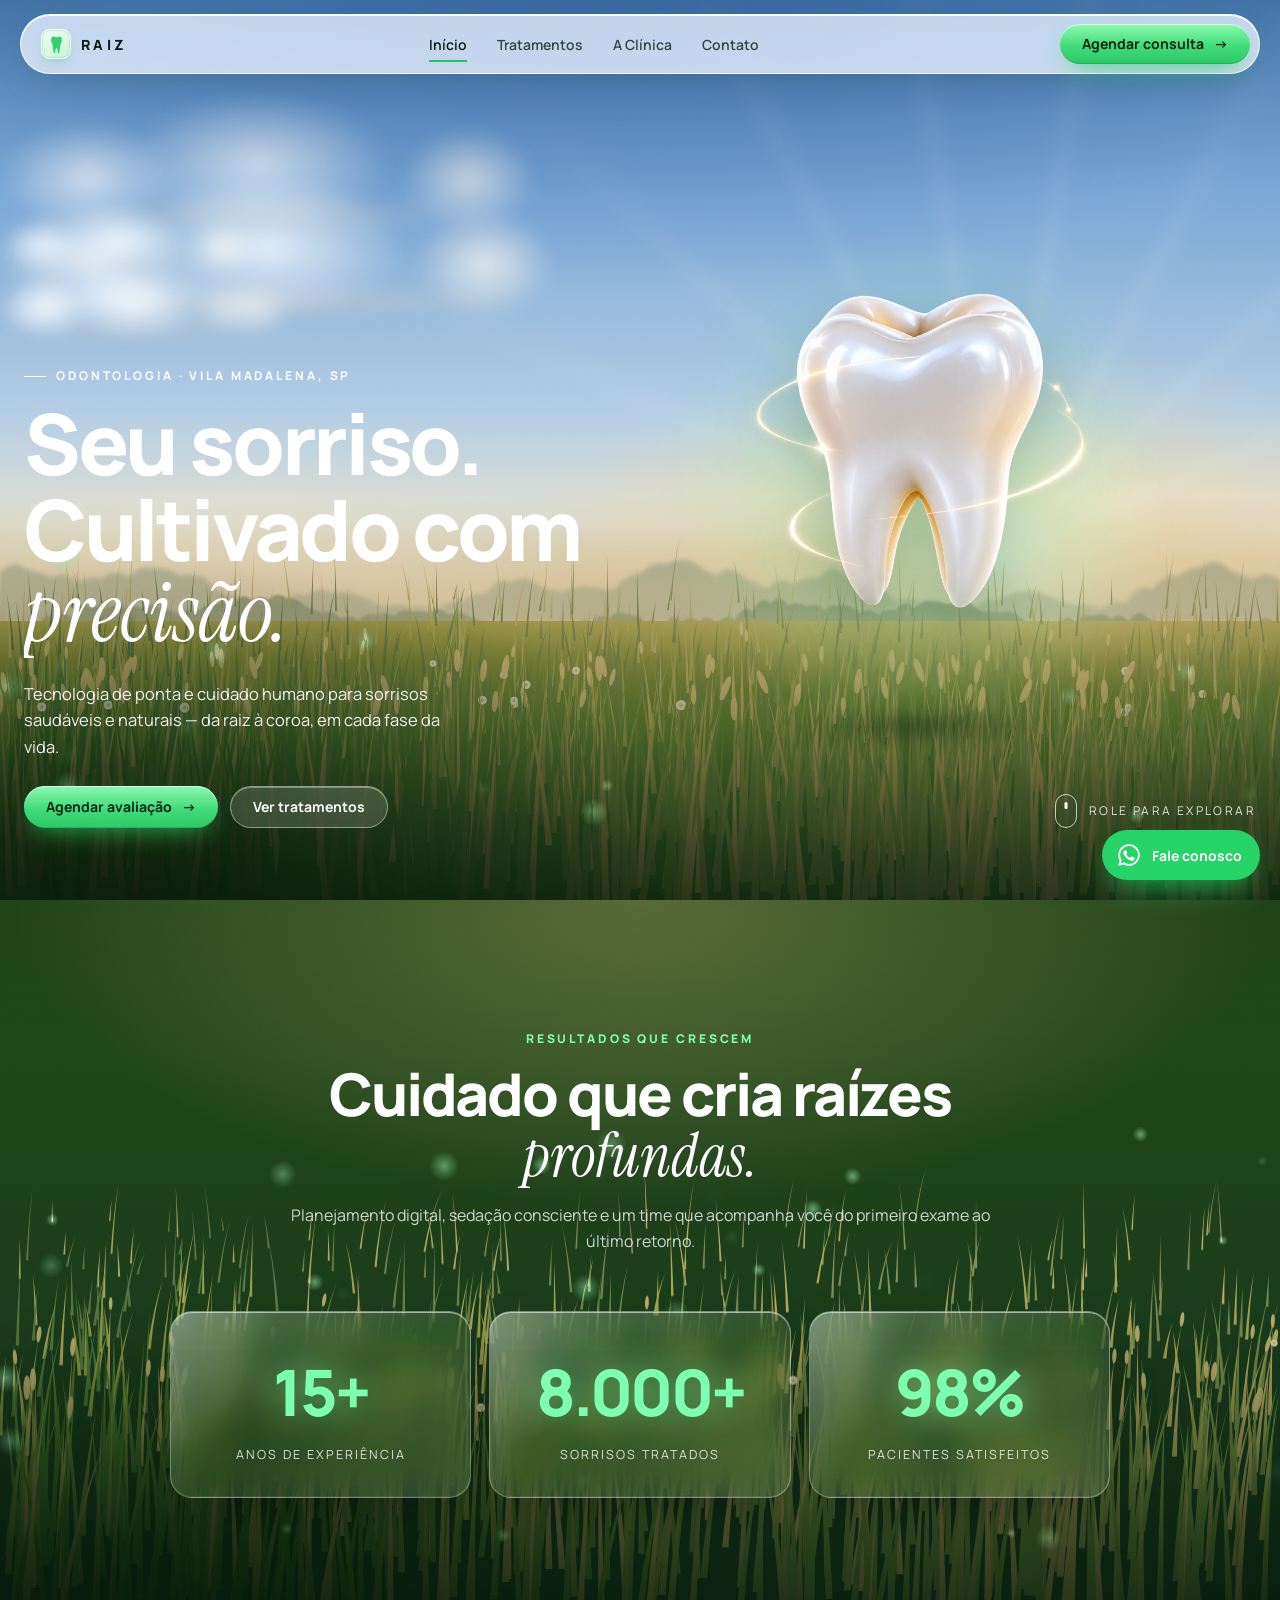
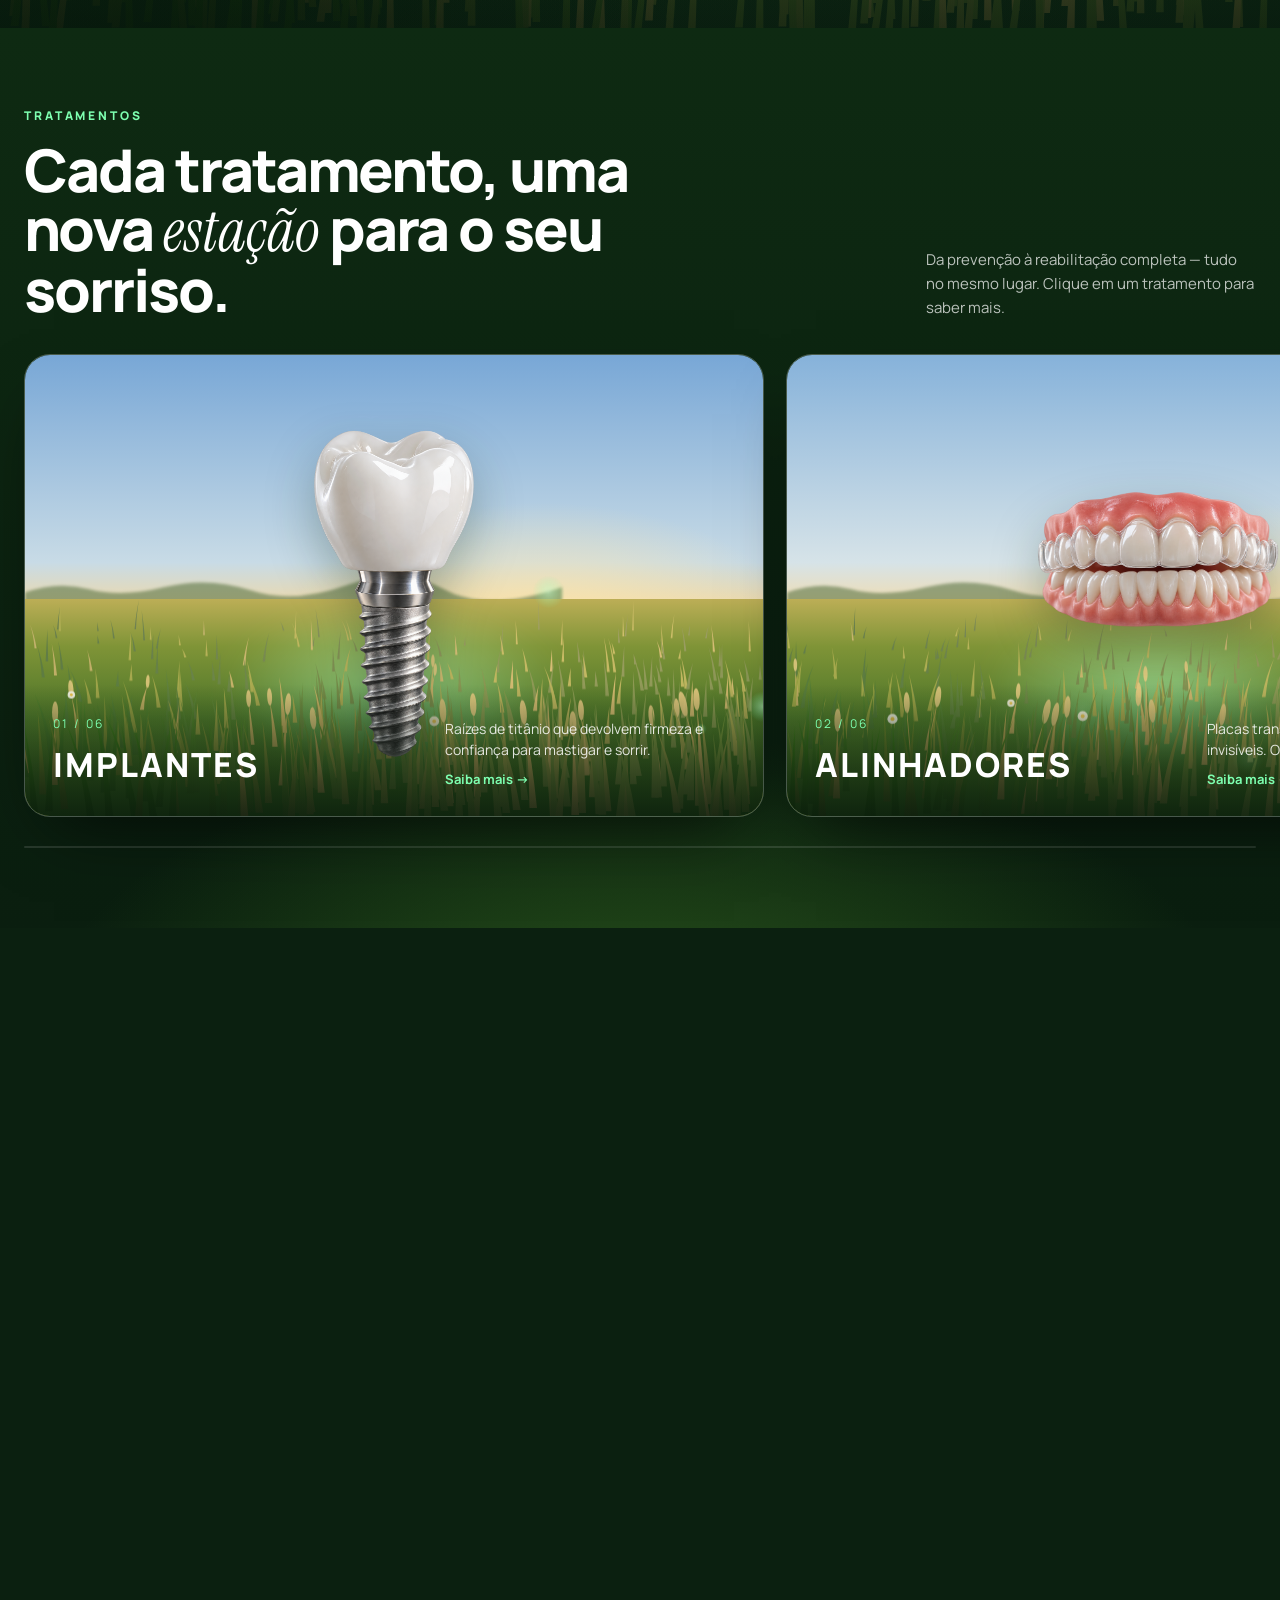
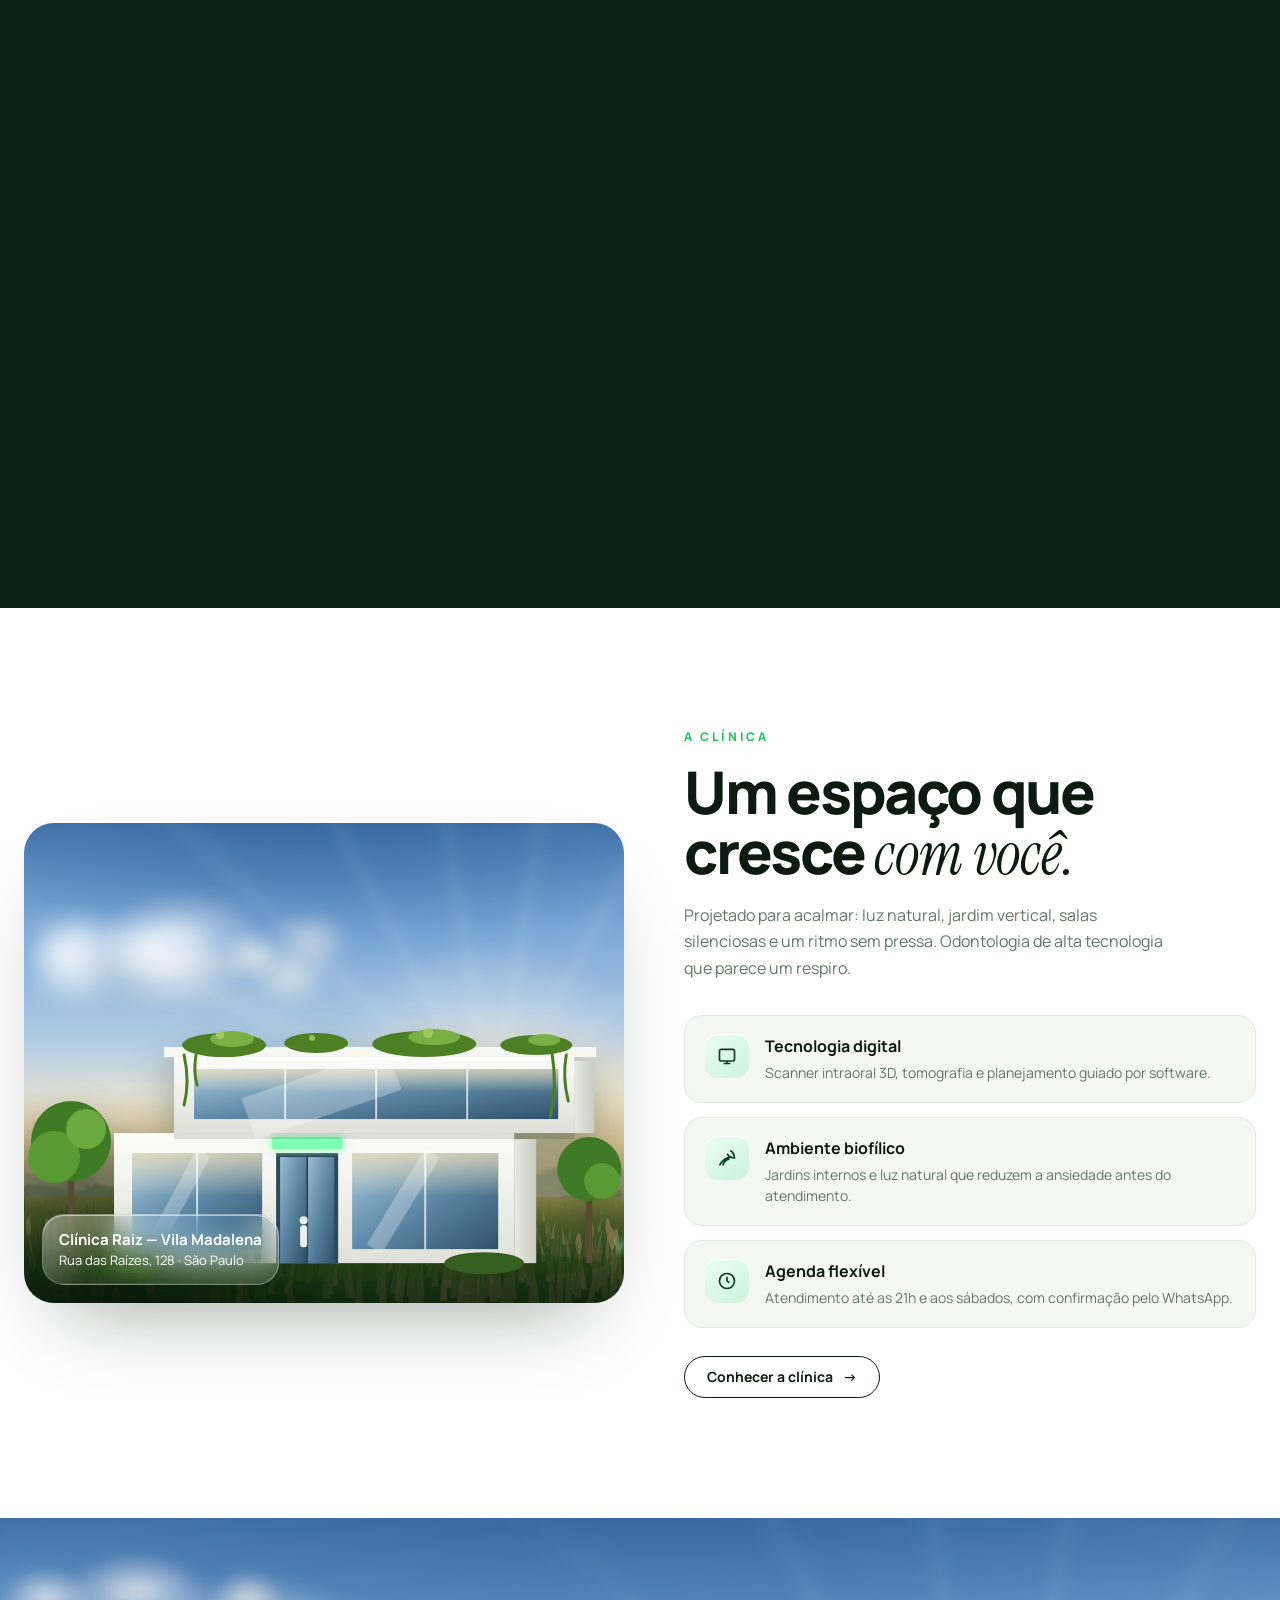
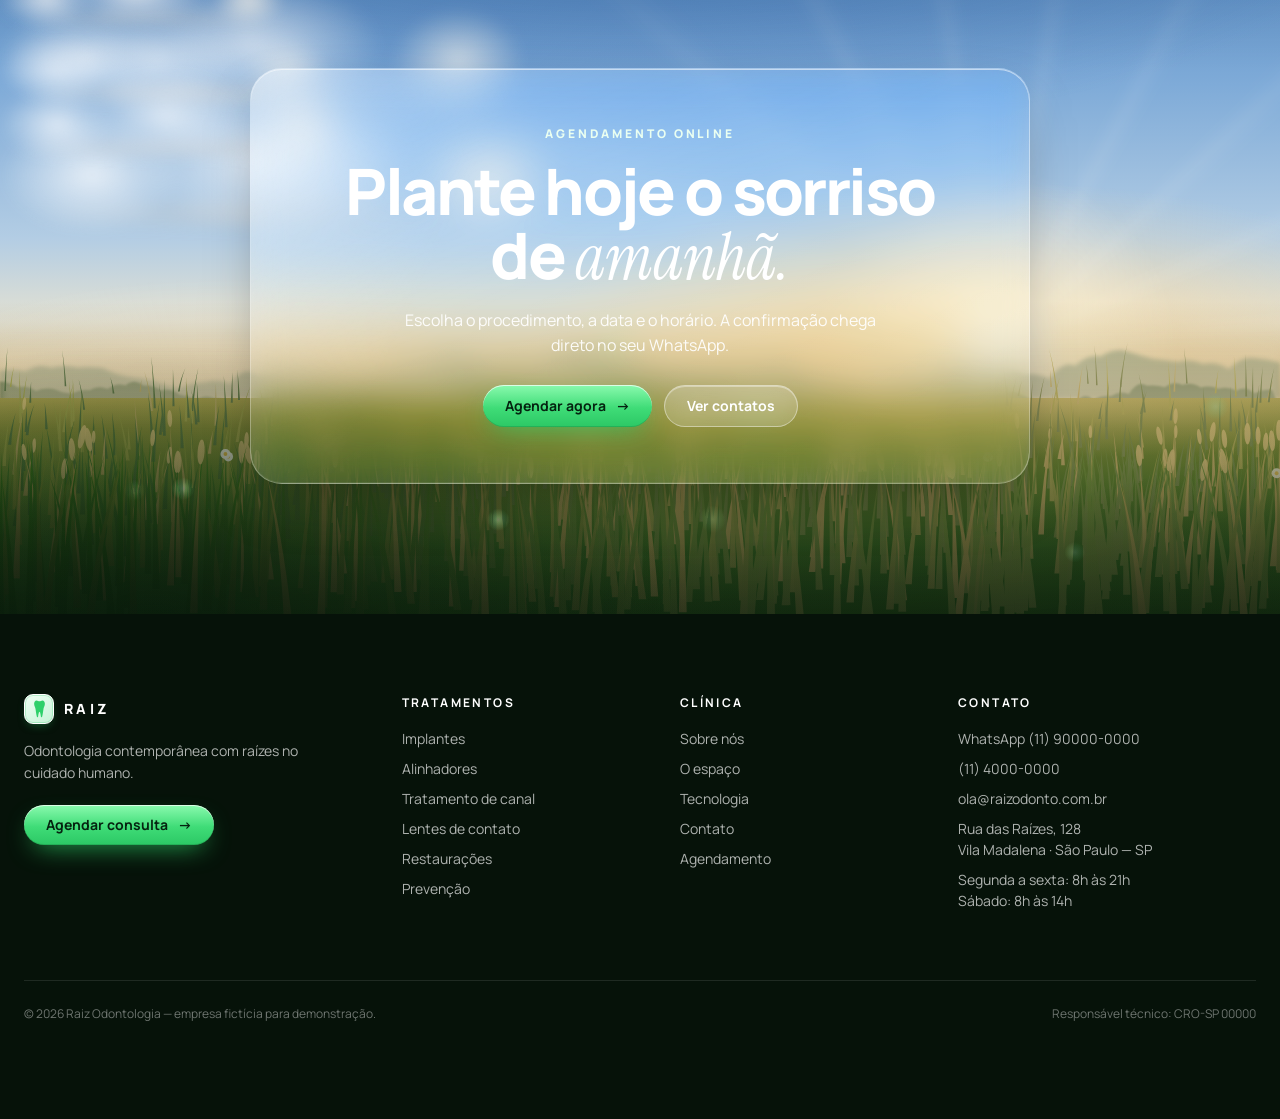
<file: index.html>
<!doctype html>
<html lang="pt-BR">
<head>
<meta charset="utf-8">
<meta name="viewport" content="width=device-width, initial-scale=1">
<title>Raiz Odontologia — Seu sorriso, cultivado com precisão</title>
<meta name="description" content="Raiz Odontologia: implantes, alinhadores, canal, lentes de contato, restaurações e prevenção. Agende online pelo WhatsApp.">
<link rel="preconnect" href="https://fonts.googleapis.com">
<link rel="preconnect" href="https://fonts.gstatic.com" crossorigin>
<link href="https://fonts.googleapis.com/css2?family=Manrope:wght@400;500;600;700;800&family=Instrument+Serif:ital@0;1&display=swap" rel="stylesheet">
<link rel="stylesheet" href="assets/style.css">
</head>
<body class="home locked" data-page="home">

<!-- ============ ABERTURA ============ -->
<div id="intro" aria-hidden="true">
  <div class="intro-core">
    <svg class="intro-tooth" viewBox="0 0 200 260">
      <use href="#toothPath" class="outline"/>
      <path class="vein" d="M100,48 C98,80 92,110 88,140 C84,170 76,200 72,236 M100,48 C102,80 108,110 112,140 C116,170 124,200 128,236"/>
    </svg>
    <div class="intro-word"><span>R</span><span>A</span><span>I</span><span>Z</span></div>
    <div class="intro-bar"><i></i></div>
    <div class="intro-meta"><span>Odontologia</span><span id="introPct">000</span></div>
  </div>
  <button class="intro-skip" id="skip">Pular</button>
</div>

<main>
<!-- ============ HERO ============ -->
<section class="hero home-hero" id="hero" data-scene data-density="1.15" data-tall="1.1" data-flies="28">
  <div class="tooth-stage" id="toothStage">
    <div class="tooth-halo"></div>
    <div class="tooth-float" id="heroTooth"></div>
    <div class="tooth-shadow"></div>
  </div>

  <div class="hero-content">
    <div class="wrap">
      <span class="eyebrow fade-up d1">Odontologia · Vila Madalena, SP</span>
      <h1>
        <span class="line"><span>Seu sorriso.</span></span>
        <span class="line"><span>Cultivado com <span class="serif">precisão.</span></span></span>
      </h1>
      <div class="hero-row">
        <div>
          <p class="lead fade-up d2">Tecnologia de ponta e cuidado humano para sorrisos saudáveis e naturais — da raiz à coroa, em cada fase da vida.</p>
          <div class="hero-ctas fade-up d3">
            <a href="agendar.html" class="btn btn-green">Agendar avaliação <span class="arr">→</span></a>
            <a href="tratamentos.html" class="btn btn-glass">Ver tratamentos</a>
          </div>
        </div>
        <div class="scroll-cue fade-up d3"><span class="mouse"></span>Role para explorar</div>
      </div>
    </div>
  </div>
</section>

<!-- ============ NÚMEROS ============ -->
<section class="stats" data-scene data-density=".7" data-tall=".9" data-flies="34">
  <div class="wrap">
    <div class="stats-head rv">
      <span class="kicker" style="color:var(--glow)">Resultados que crescem</span>
      <h2>Cuidado que cria raízes <span class="serif">profundas.</span></h2>
      <p>Planejamento digital, sedação consciente e um time que acompanha você do primeiro exame ao último retorno.</p>
    </div>
    <div class="stat-grid">
      <div class="stat glass rv"><b data-count="15" data-suffix="+">0</b><span>Anos de experiência</span></div>
      <div class="stat glass rv" style="transition-delay:.12s"><b data-count="8000" data-suffix="+">0</b><span>Sorrisos tratados</span></div>
      <div class="stat glass rv" style="transition-delay:.24s"><b data-count="98" data-suffix="%">0</b><span>Pacientes satisfeitos</span></div>
    </div>
  </div>
</section>

<!-- ============ TRATAMENTOS (carrossel) ============ -->
<section class="treat" id="tratamentos">
  <div class="treat-sticky">
    <div class="wrap treat-head">
      <div>
        <span class="kicker" style="color:var(--glow)">Tratamentos</span>
        <h2>Cada tratamento, uma nova <span class="serif">estação</span> para o seu sorriso.</h2>
      </div>
      <p>Da prevenção à reabilitação completa — tudo no mesmo lugar. Clique em um tratamento para saber mais.</p>
    </div>
    <div class="track" id="track"></div>
    <div class="wrap"><div class="progress"><i id="prog"></i></div></div>
  </div>
</section>

<!-- ============ CONHEÇA A CLÍNICA ============ -->
<section class="section space-teaser">
  <div class="wrap space-grid">
    <div class="clinic-art rv" data-scene data-density=".7" data-tall=".6" data-flies="8" data-clouds="3" id="clinicArt">
      <div class="tag glass"><b>Clínica Raiz — Vila Madalena</b>Rua das Raízes, 128 · São Paulo</div>
    </div>
    <div class="rv">
      <span class="kicker">A clínica</span>
      <h2 class="h2">Um espaço que cresce <span class="serif">com você.</span></h2>
      <p class="muted" style="margin-top:18px;max-width:480px;font-size:16px">Projetado para acalmar: luz natural, jardim vertical, salas silenciosas e um ritmo sem pressa. Odontologia de alta tecnologia que parece um respiro.</p>
      <div class="features">
        <div class="feat"><div class="ic"><svg width="20" height="20" viewBox="0 0 24 24" fill="none" stroke="currentColor" stroke-width="2"><rect x="3" y="4" width="18" height="14" rx="2"/><path d="M8 21h8M12 18v3"/></svg></div><div><h5>Tecnologia digital</h5><p>Scanner intraoral 3D, tomografia e planejamento guiado por software.</p></div></div>
        <div class="feat"><div class="ic"><svg width="20" height="20" viewBox="0 0 24 24" fill="none" stroke="currentColor" stroke-width="2"><path d="M3 21c3-6 7-9 13-10M7 21c1-4 4-7 8-8"/><path d="M16 3c3 2 5 5 5 9-4 0-7-2-9-5"/></svg></div><div><h5>Ambiente biofílico</h5><p>Jardins internos e luz natural que reduzem a ansiedade antes do atendimento.</p></div></div>
        <div class="feat"><div class="ic"><svg width="20" height="20" viewBox="0 0 24 24" fill="none" stroke="currentColor" stroke-width="2"><circle cx="12" cy="12" r="9"/><path d="M12 7v5l3 2"/></svg></div><div><h5>Agenda flexível</h5><p>Atendimento até as 21h e aos sábados, com confirmação pelo WhatsApp.</p></div></div>
      </div>
      <a href="clinica.html" class="btn btn-outline" style="margin-top:28px">Conhecer a clínica <span class="arr">→</span></a>
    </div>
  </div>
</section>

<div id="ctaSlot"></div>
</main>

<script src="assets/data.js"></script>
<script>
  // Conteúdo dinâmico da home (antes do site.js montar as cenas)
  (() => {
    const D = window.RAIZ_DATA;
    document.getElementById('heroTooth').innerHTML = `<img class="premium-tooth" src="assets/images/hero-premium.png" alt="Dente branco de porcelana" decoding="async">`;
    document.getElementById('clinicArt').insertAdjacentHTML('afterbegin', D.building);
    const skies = [['#78a7d6', '#c8dbe6', '#f0d9a6'], ['#86b2da', '#d6e3e8', '#f3dcac'], ['#7aa1c9', '#cad7dd', '#ebcf93'], ['#90b8dd', '#dde6e7', '#f6d9a0'], ['#7fa8d2', '#cfdde4', '#efd29c'], ['#89b3db', '#d6e2e6', '#f1d7a4']];
    document.getElementById('track').innerHTML = D.treatments.map((t, i) => {
      const s = skies[i % skies.length];
      return `
      <a class="card" href="${t.slug}.html">
        <div class="c-sky" style="background:radial-gradient(50% 40% at 70% 60%,rgba(255,230,170,.85),transparent 70%),linear-gradient(180deg,${s[0]},${s[1]} 45%,${s[2]} 55%)"></div>
        <svg class="c-tree" viewBox="0 0 1000 60" preserveAspectRatio="none"><path d="M0,60 L0,40 Q60,18 120,34 T260,30 T420,36 T600,26 T780,34 T1000,30 L1000,60Z"/></svg>
        <div class="c-field"></div>
        <div class="c-glow"></div>
        <canvas class="c-grass"></canvas>
        <div class="c-obj"><img class="treatment-image" src="assets/images/${t.slug}.png" alt="Ilustração de ${t.name}" loading="lazy" decoding="async"></div>
        <div class="c-label">
          <div><span class="c-num">0${i + 1} / 0${D.treatments.length}</span><h3>${t.name}</h3></div>
          <div><p class="c-desc">${t.short}</p><span class="c-more">Saiba mais →</span></div>
        </div>
      </a>`;
    }).join('') + `
      <div class="card end"><div><h3>Não sabe por onde começar?</h3><p style="color:rgba(255,255,255,.72);margin-bottom:22px;line-height:1.6">Uma avaliação completa mostra o caminho certo para o seu caso.</p><a href="agendar.html?p=avaliacao" class="btn btn-green">Agendar avaliação <span class="arr">→</span></a></div></div>`;
  })();
</script>
<script src="assets/site.js"></script>
<script>
  (() => {
    const R = window.RAIZ;
    document.getElementById('ctaSlot').outerHTML = R.ctaBand('agendar.html');
    R.initDynamic(document);

    // Efeitos de rolagem: dente sobe e o carrossel anda na horizontal
    const stage = document.getElementById('toothStage');
    const content = document.querySelector('.hero-content');
    const treat = document.querySelector('.treat');
    const track = document.getElementById('track');
    const prog = document.getElementById('prog');
    let ticking = false;
    const onScroll = () => {
      ticking = false;
      const y = scrollY, vh = innerHeight;
      const p = Math.min(1, y / vh);
      stage.style.transform = `translate(-50%,calc(-50% - ${p * 28}vh)) scale(${1 + p * .35}) rotate(${p * -8}deg)`;
      stage.style.opacity = 1 - p * 1.1;
      content.style.transform = `translateY(${p * -60}px)`;
      content.style.opacity = 1 - p * 1.4;
      const r = treat.getBoundingClientRect();
      const total = treat.offsetHeight - vh;
      const t = Math.min(1, Math.max(0, -r.top / total));
      const max = Math.max(0, track.scrollWidth - innerWidth + Math.max(24, (innerWidth - 1240) / 2));
      track.style.transform = `translateX(${-t * max}px)`;
      prog.style.transform = `scaleX(${t})`;
    };
    addEventListener('scroll', () => { if (!ticking) { ticking = true; requestAnimationFrame(onScroll); } }, { passive: true });
    addEventListener('resize', onScroll);
    onScroll();
    R.start();
  })();
</script>
</body>
</html>
</file>
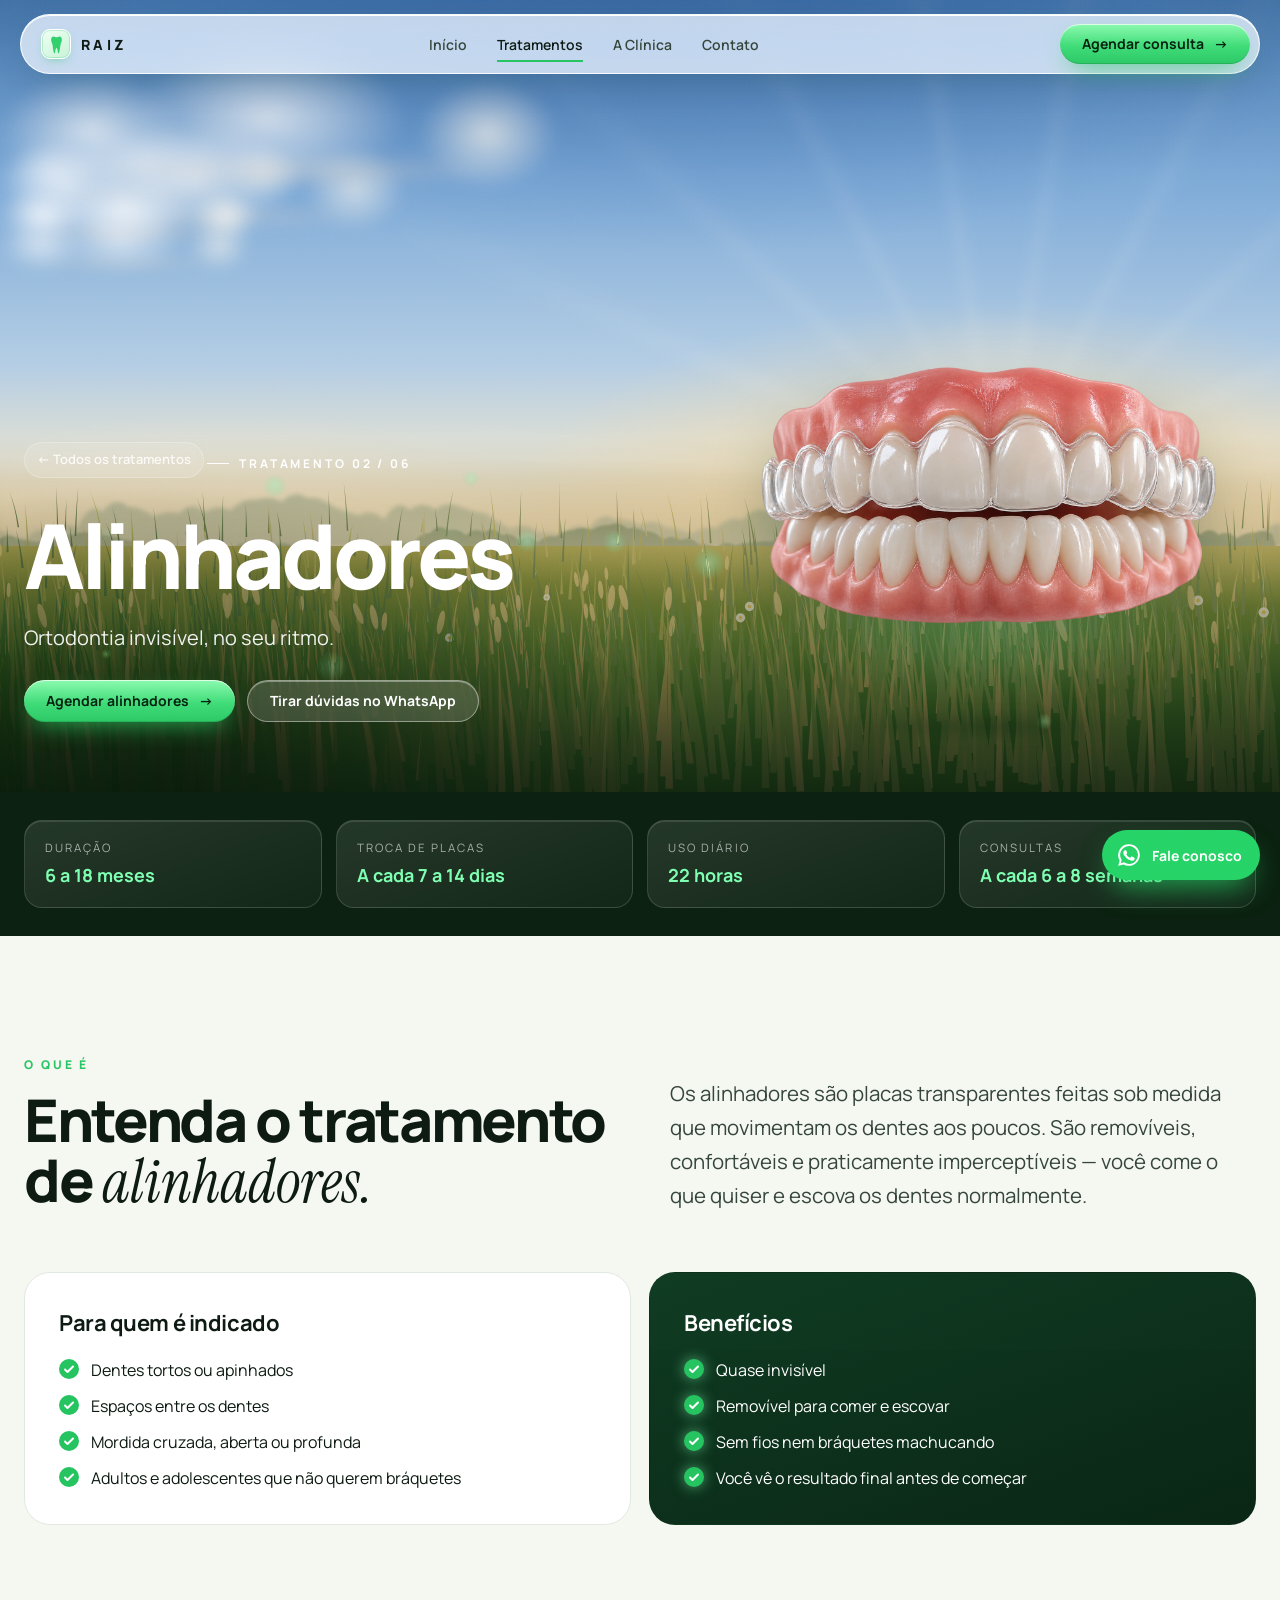
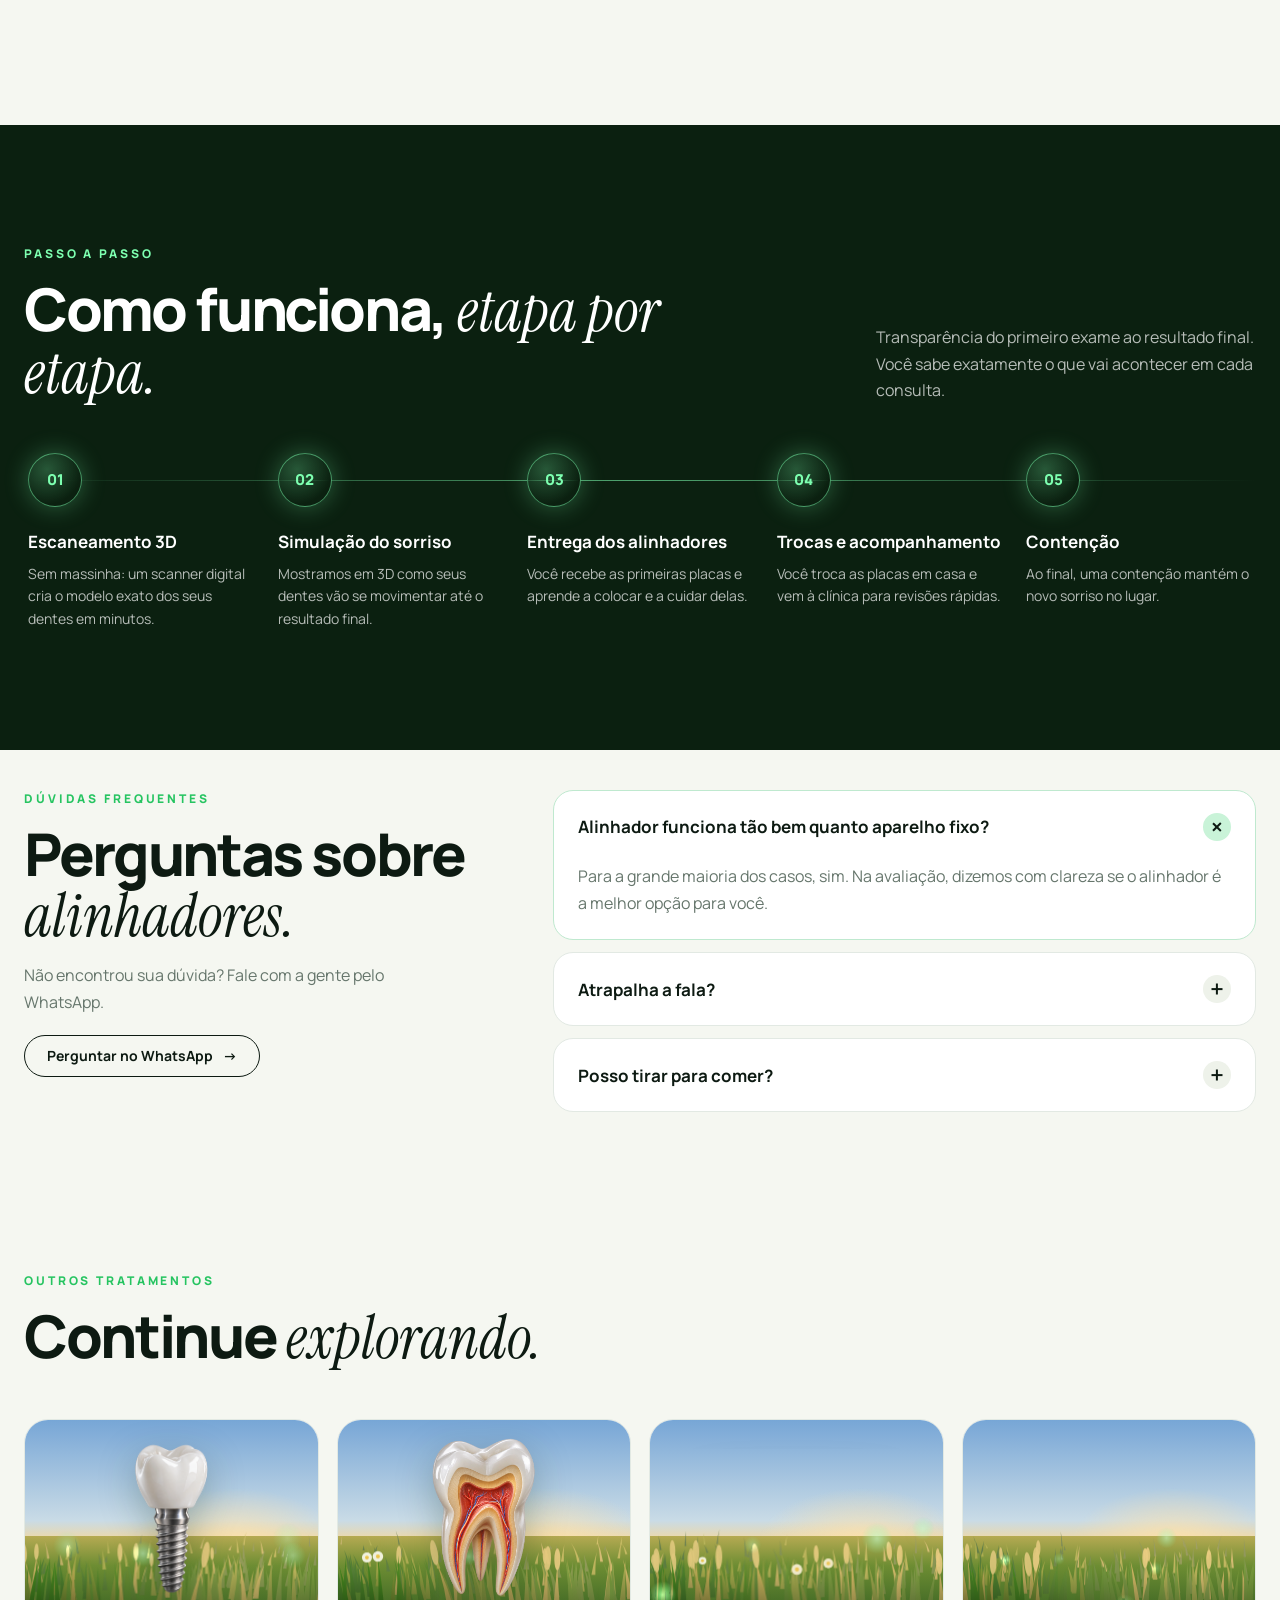
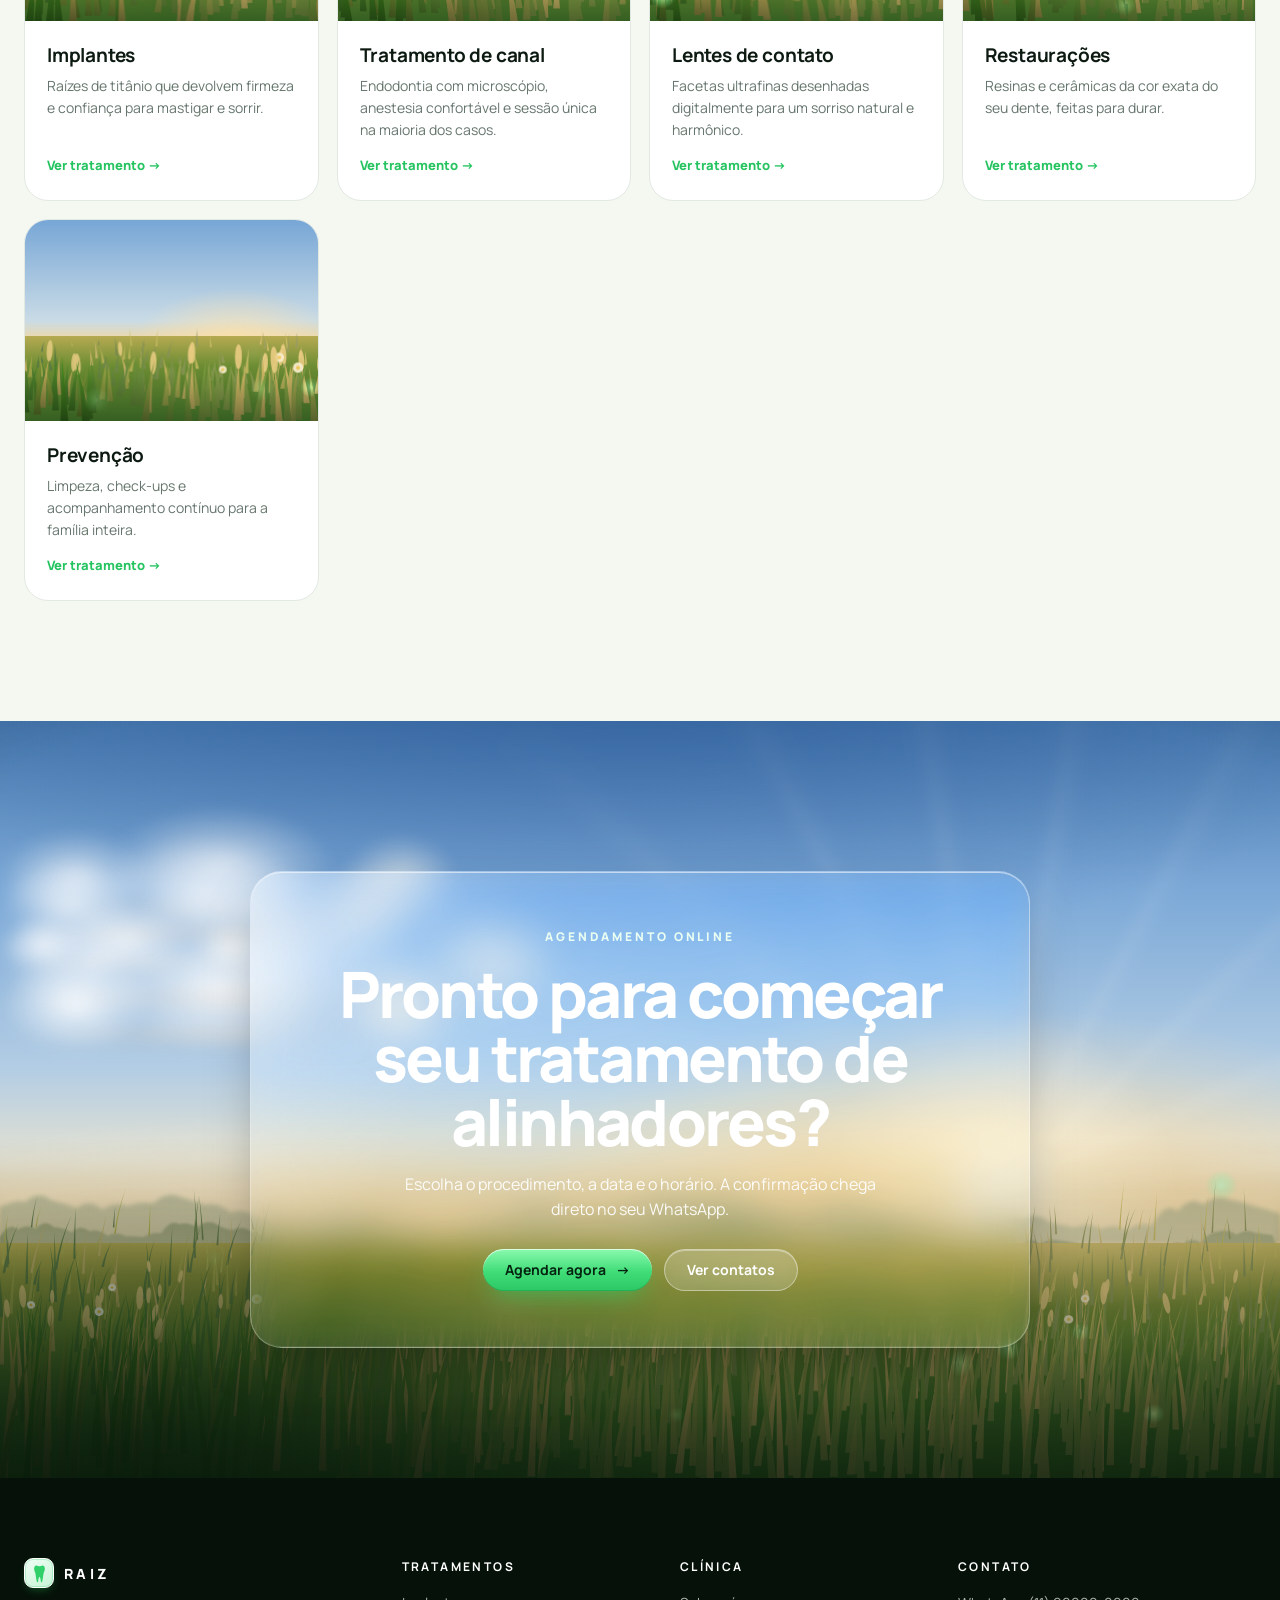
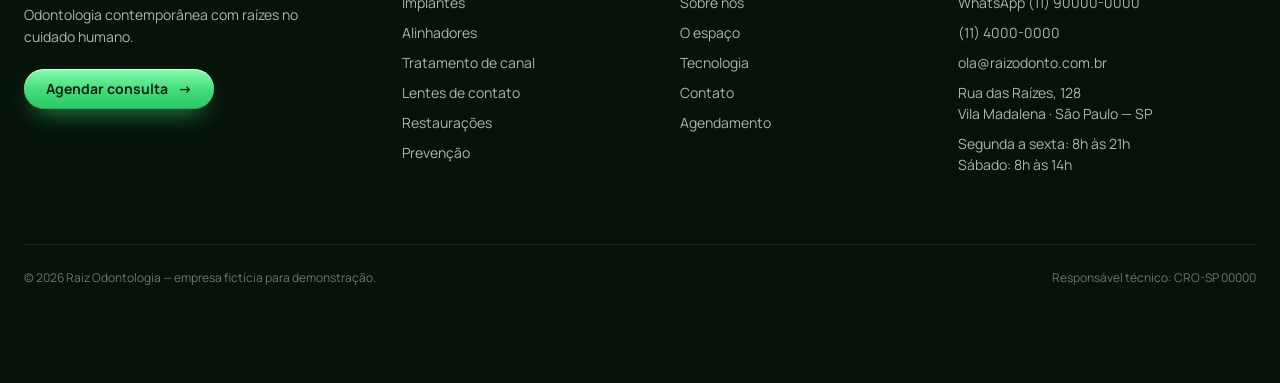
<file: alinhadores.html>
<!doctype html>
<html lang="pt-BR">
<head>
<meta charset="utf-8">
<meta name="viewport" content="width=device-width, initial-scale=1">
<title>Alinhadores — Raiz Odontologia</title>
<meta name="description" content="Alinhadores na Raiz Odontologia: como funciona, etapas, dúvidas frequentes e agendamento online.">
<link rel="preconnect" href="https://fonts.googleapis.com">
<link rel="preconnect" href="https://fonts.gstatic.com" crossorigin>
<link href="https://fonts.googleapis.com/css2?family=Manrope:wght@400;500;600;700;800&family=Instrument+Serif:ital@0;1&display=swap" rel="stylesheet">
<link rel="stylesheet" href="assets/style.css">
</head>
<body data-page="tratamentos">
<main id="treatPage"></main>
<script src="assets/data.js"></script>
<script src="assets/site.js"></script>
<script>RAIZ.renderTreatment('alinhadores'); RAIZ.start();</script>
</body>
</html>
</file>
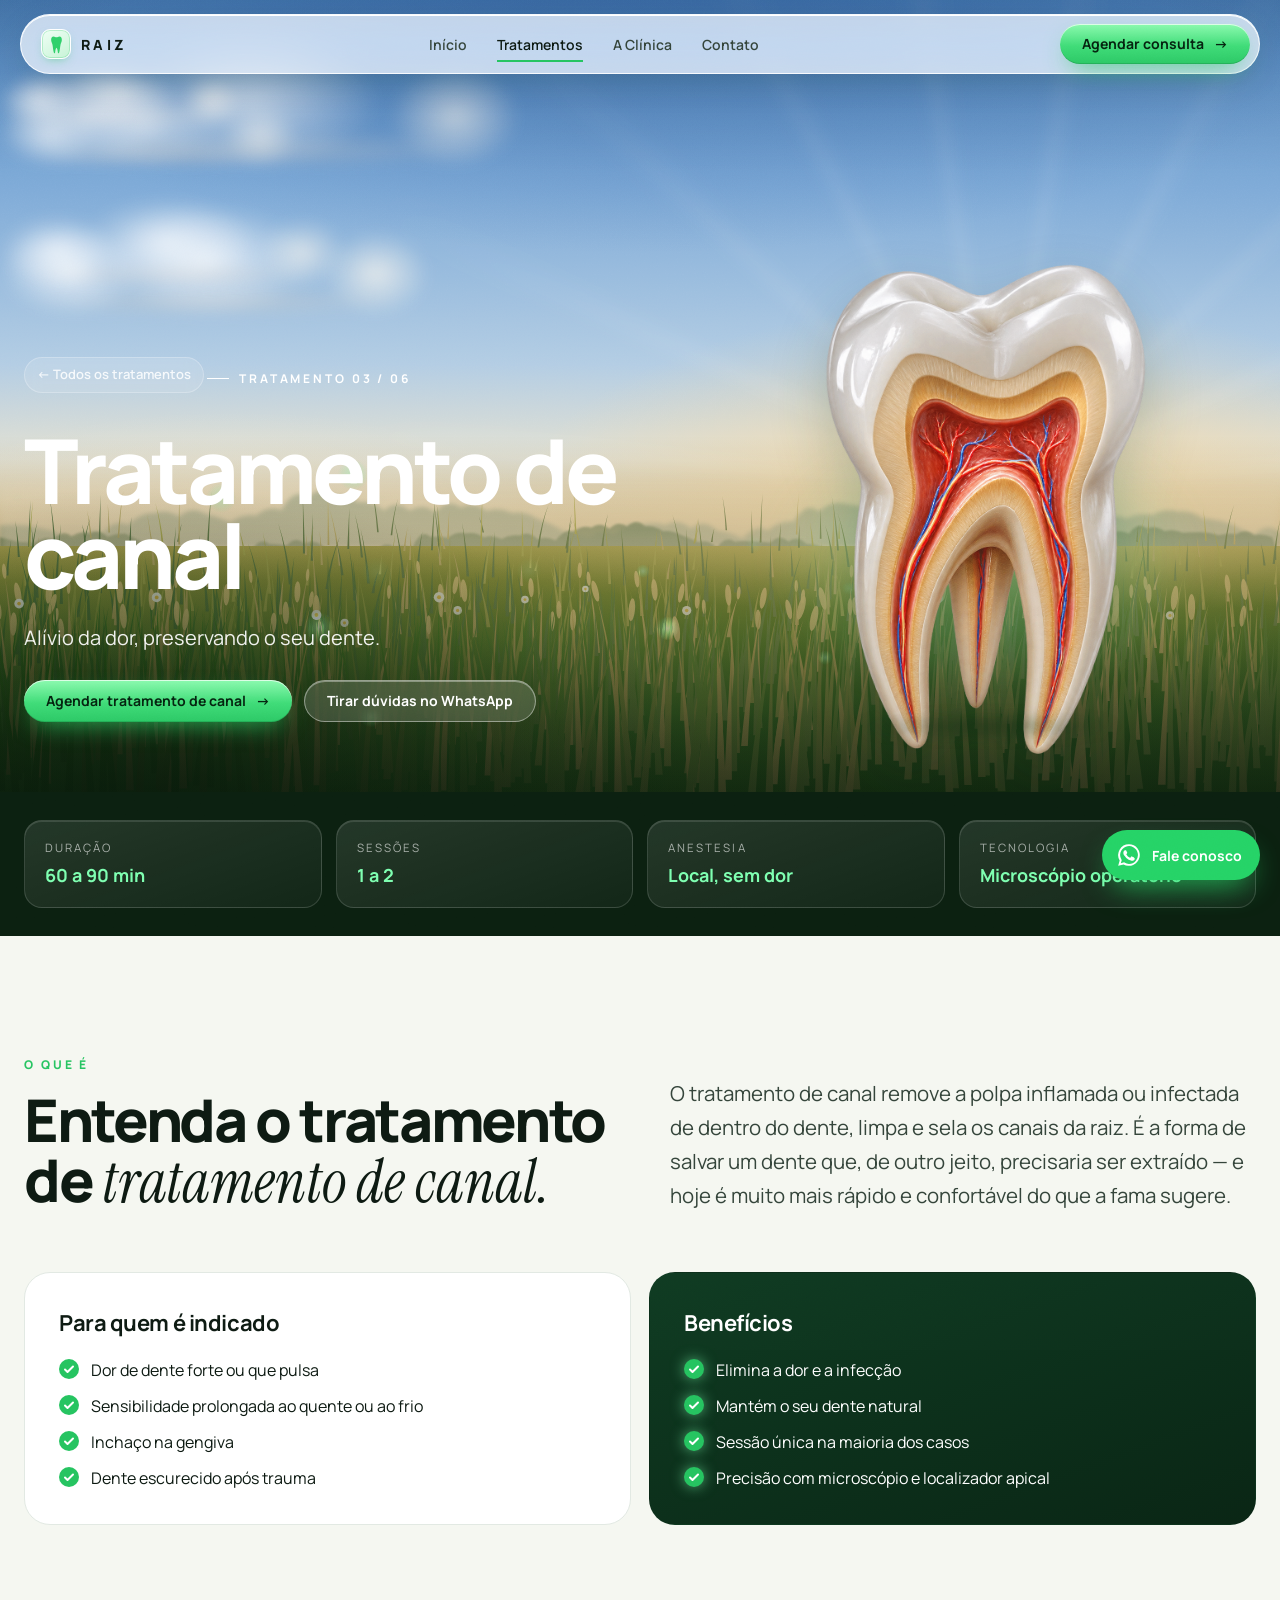
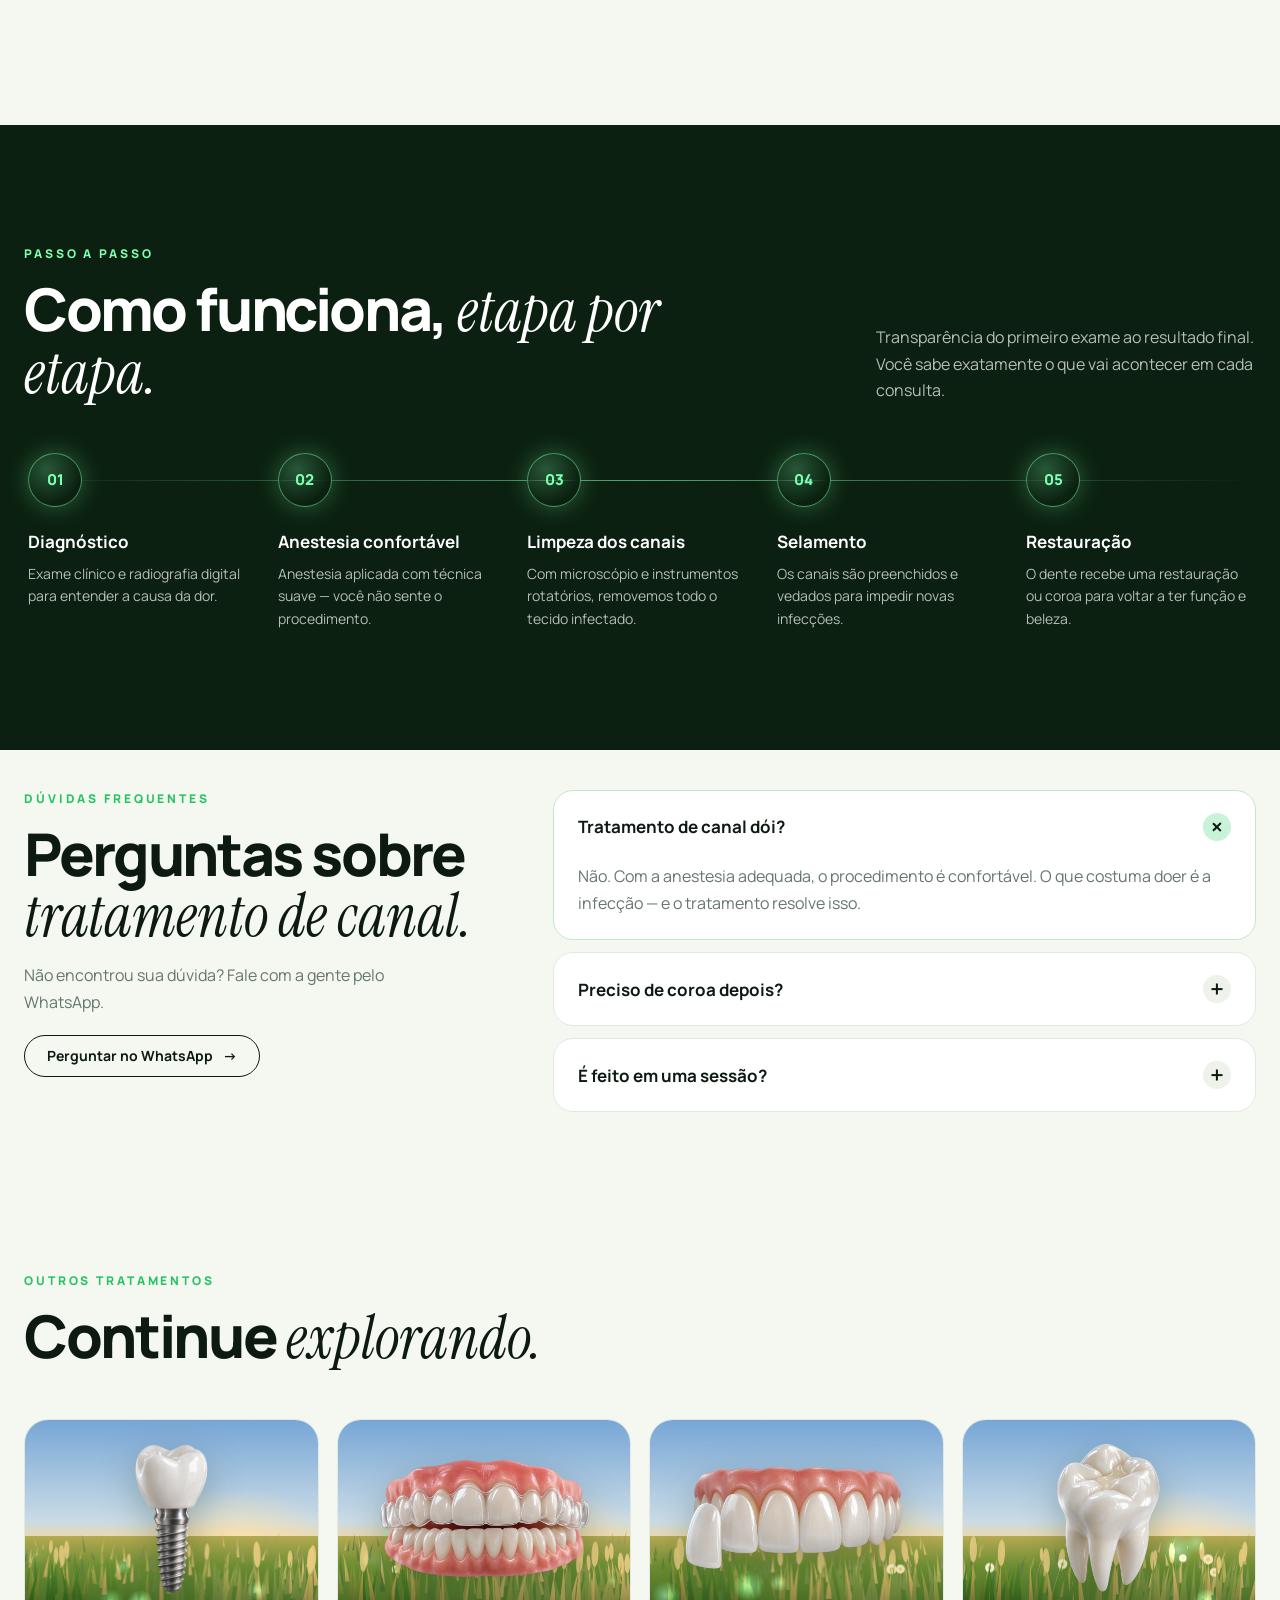
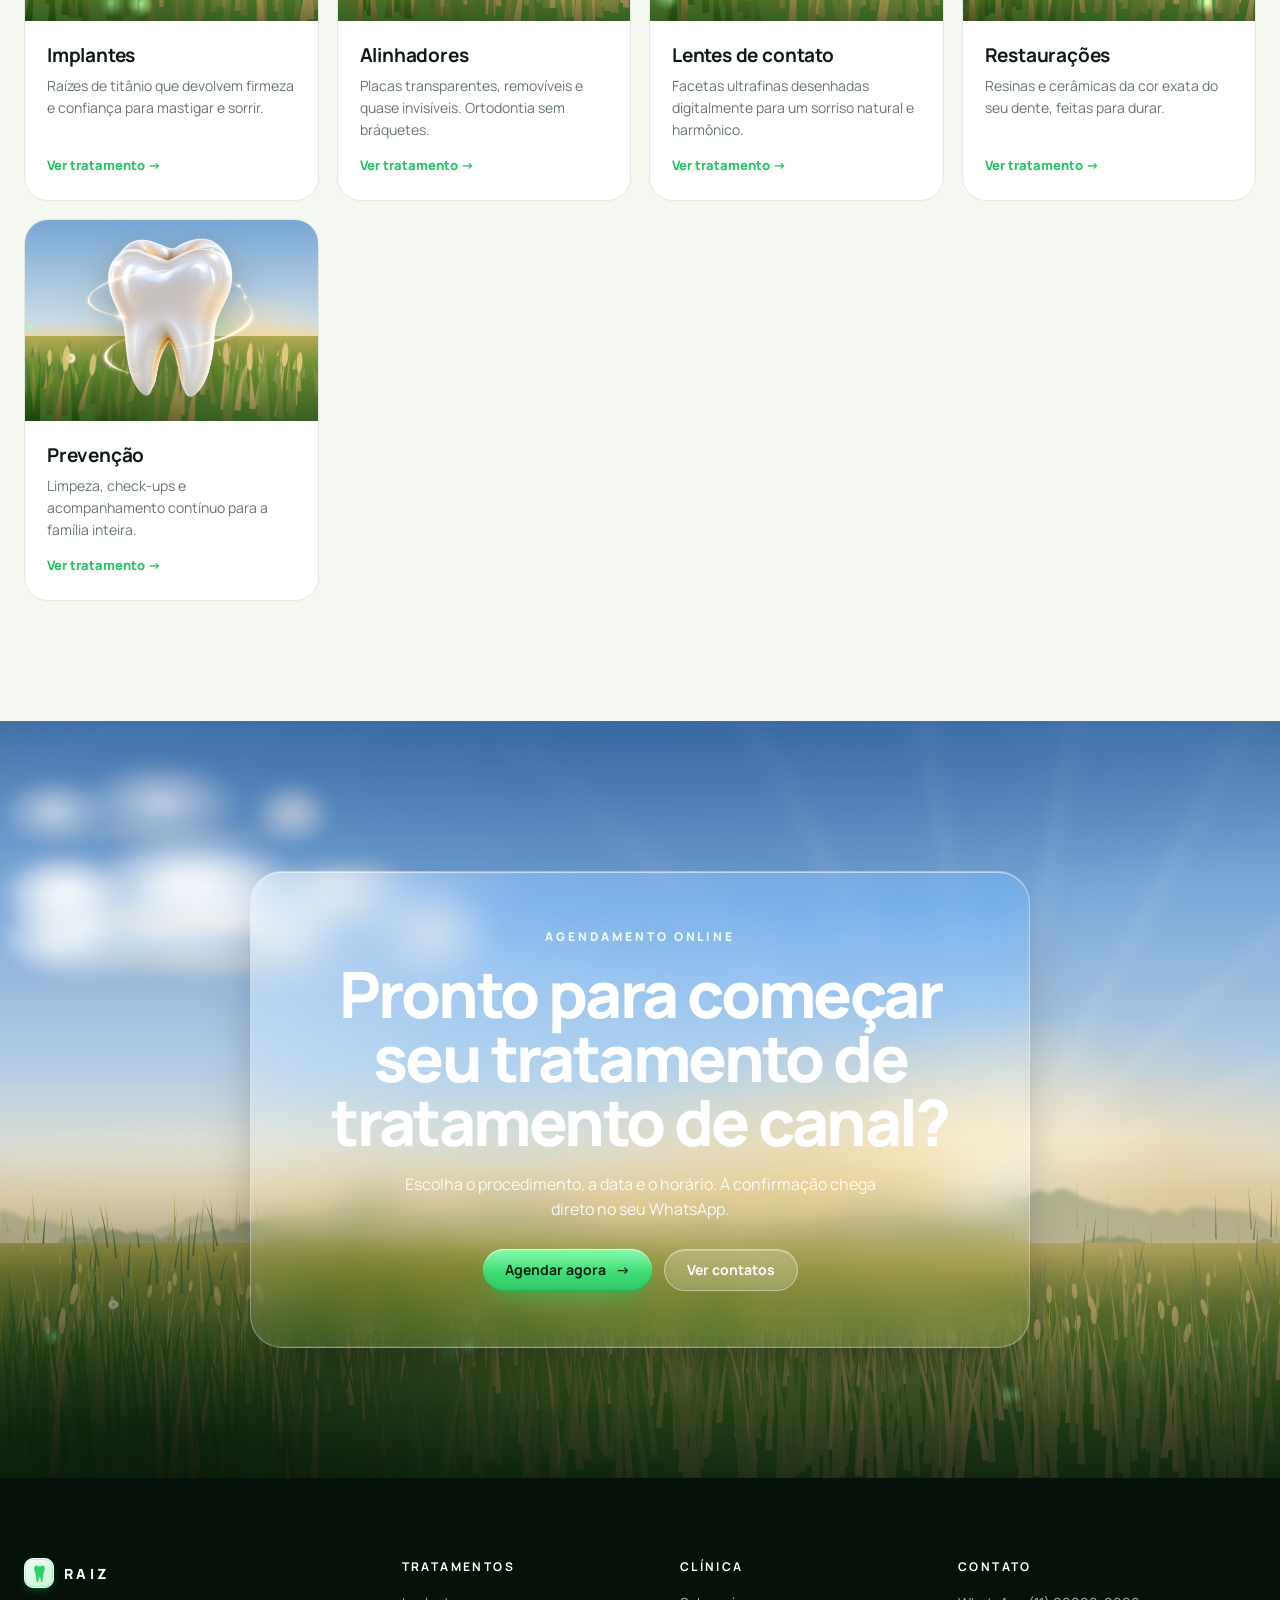
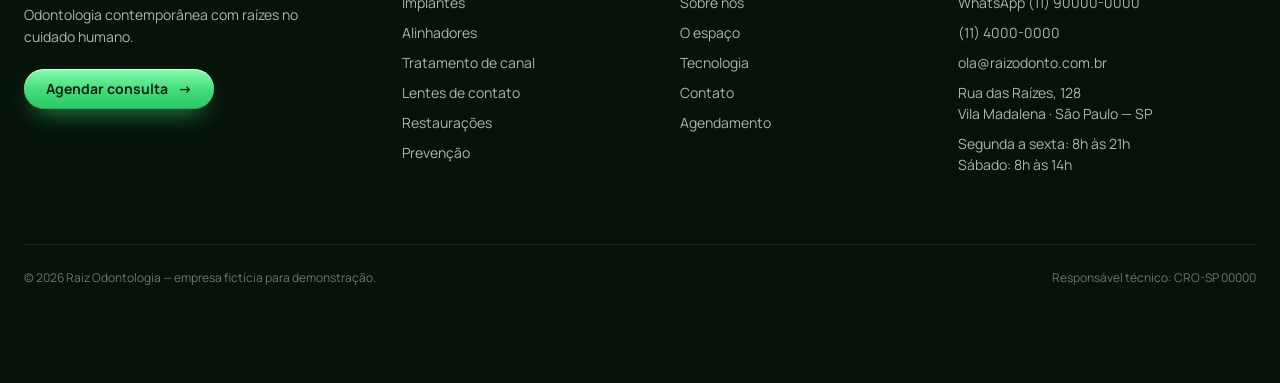
<file: canal.html>
<!doctype html>
<html lang="pt-BR">
<head>
<meta charset="utf-8">
<meta name="viewport" content="width=device-width, initial-scale=1">
<title>Tratamento de canal — Raiz Odontologia</title>
<meta name="description" content="Tratamento de canal na Raiz Odontologia: como funciona, etapas, dúvidas frequentes e agendamento online.">
<link rel="preconnect" href="https://fonts.googleapis.com">
<link rel="preconnect" href="https://fonts.gstatic.com" crossorigin>
<link href="https://fonts.googleapis.com/css2?family=Manrope:wght@400;500;600;700;800&family=Instrument+Serif:ital@0;1&display=swap" rel="stylesheet">
<link rel="stylesheet" href="assets/style.css">
</head>
<body data-page="tratamentos">
<main id="treatPage"></main>
<script src="assets/data.js"></script>
<script src="assets/site.js"></script>
<script>RAIZ.renderTreatment('canal'); RAIZ.start();</script>
</body>
</html>
</file>
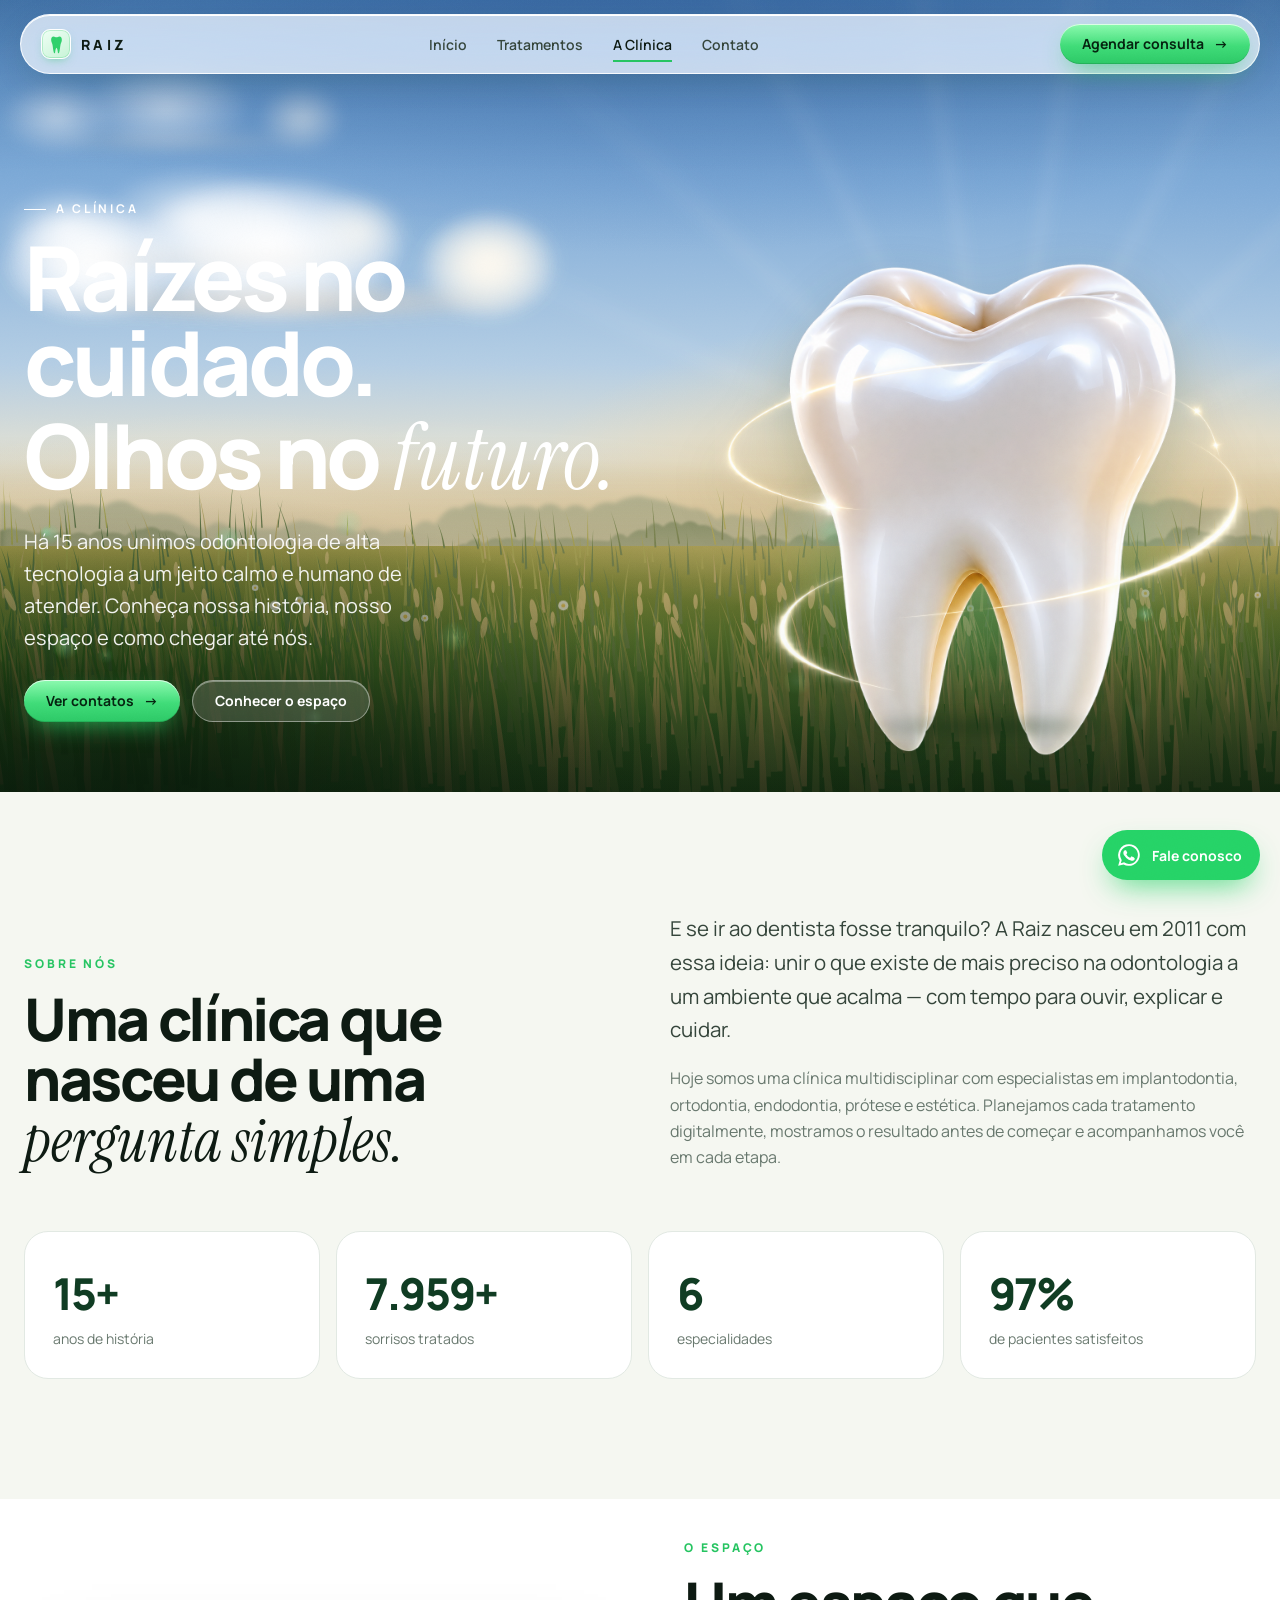
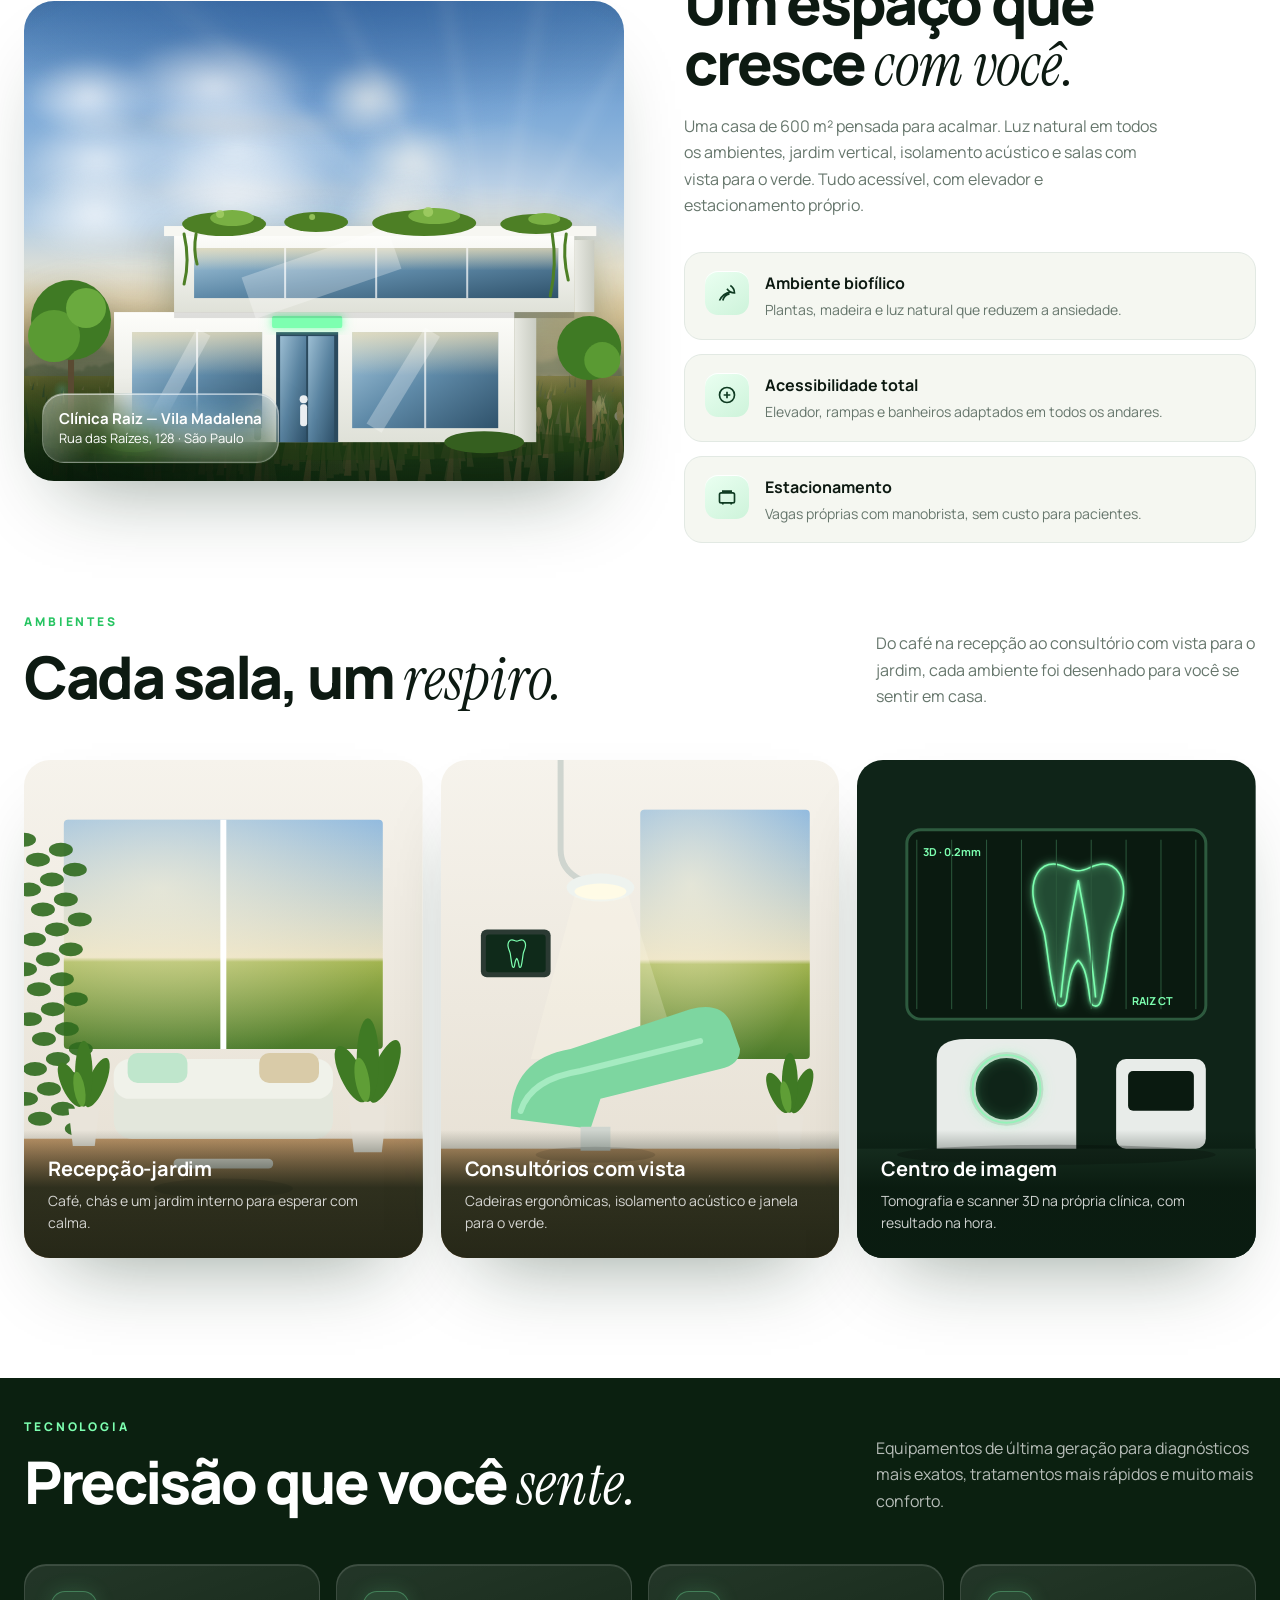
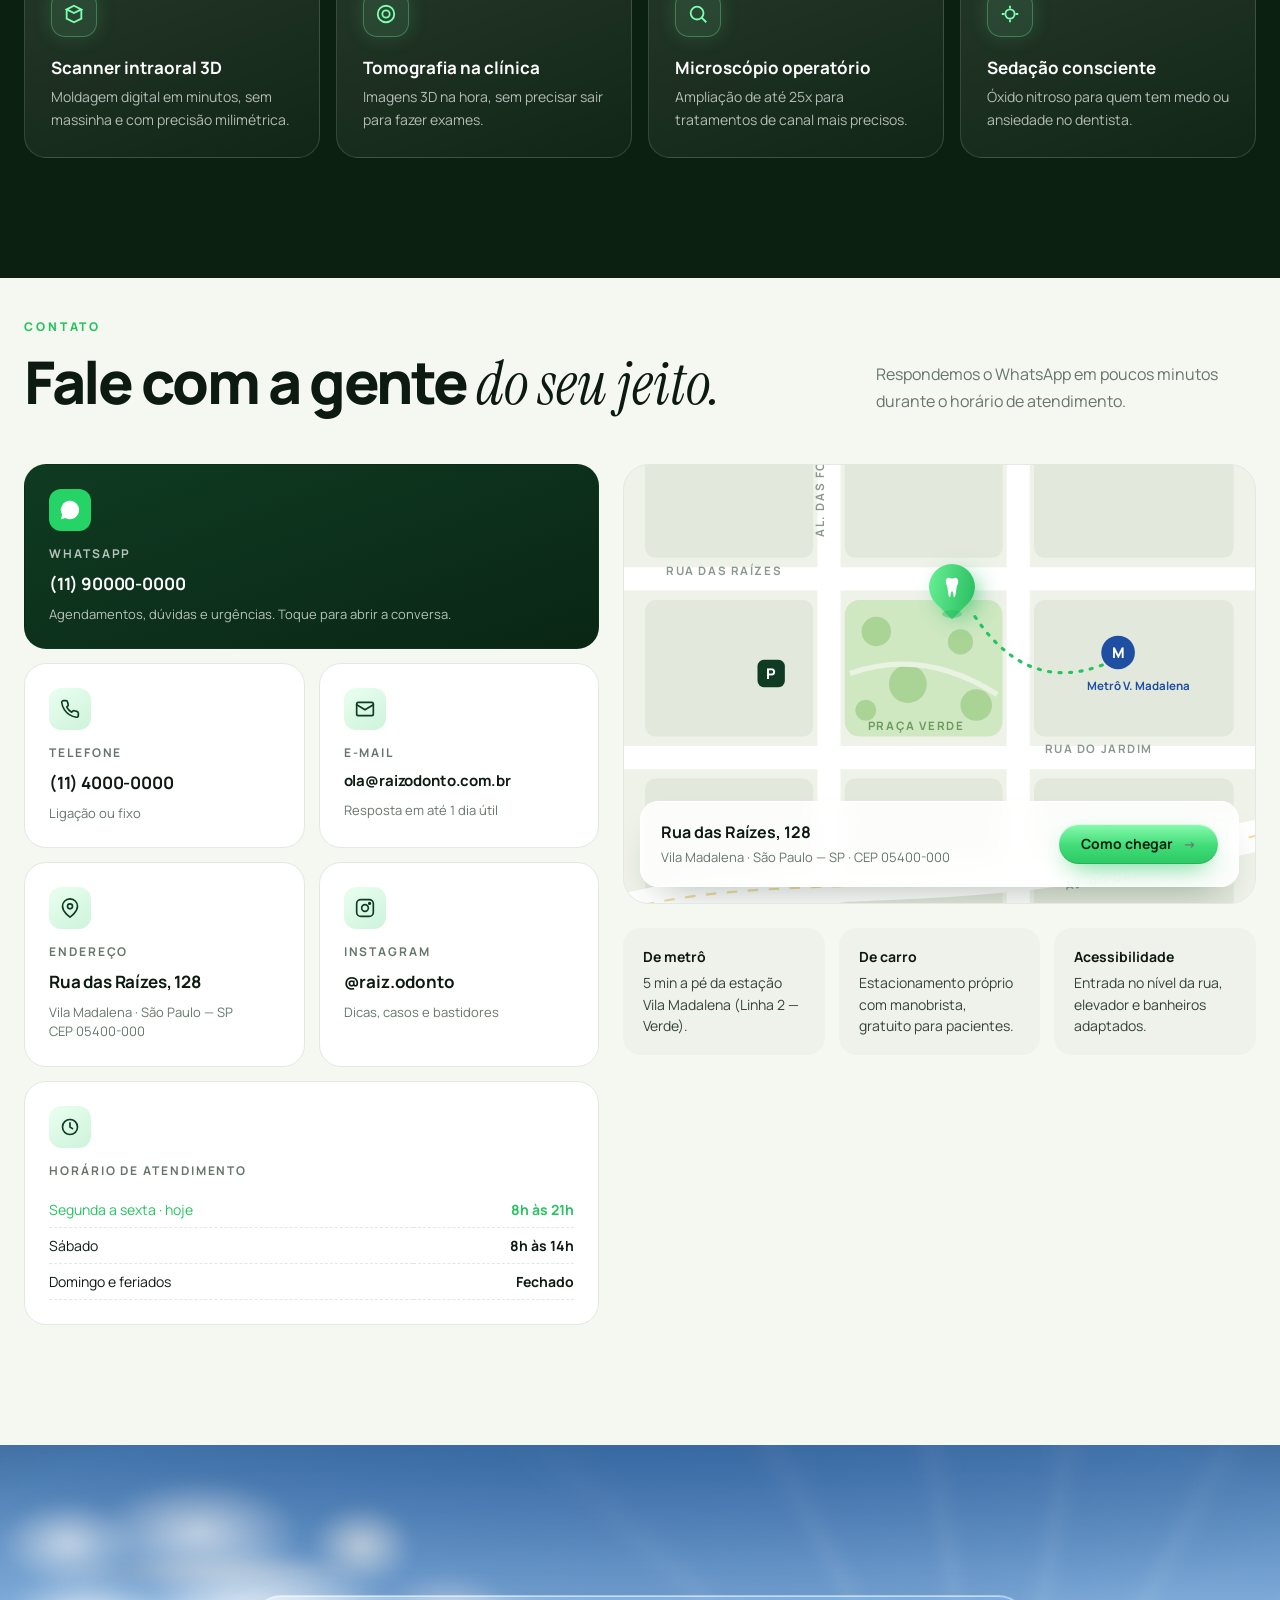
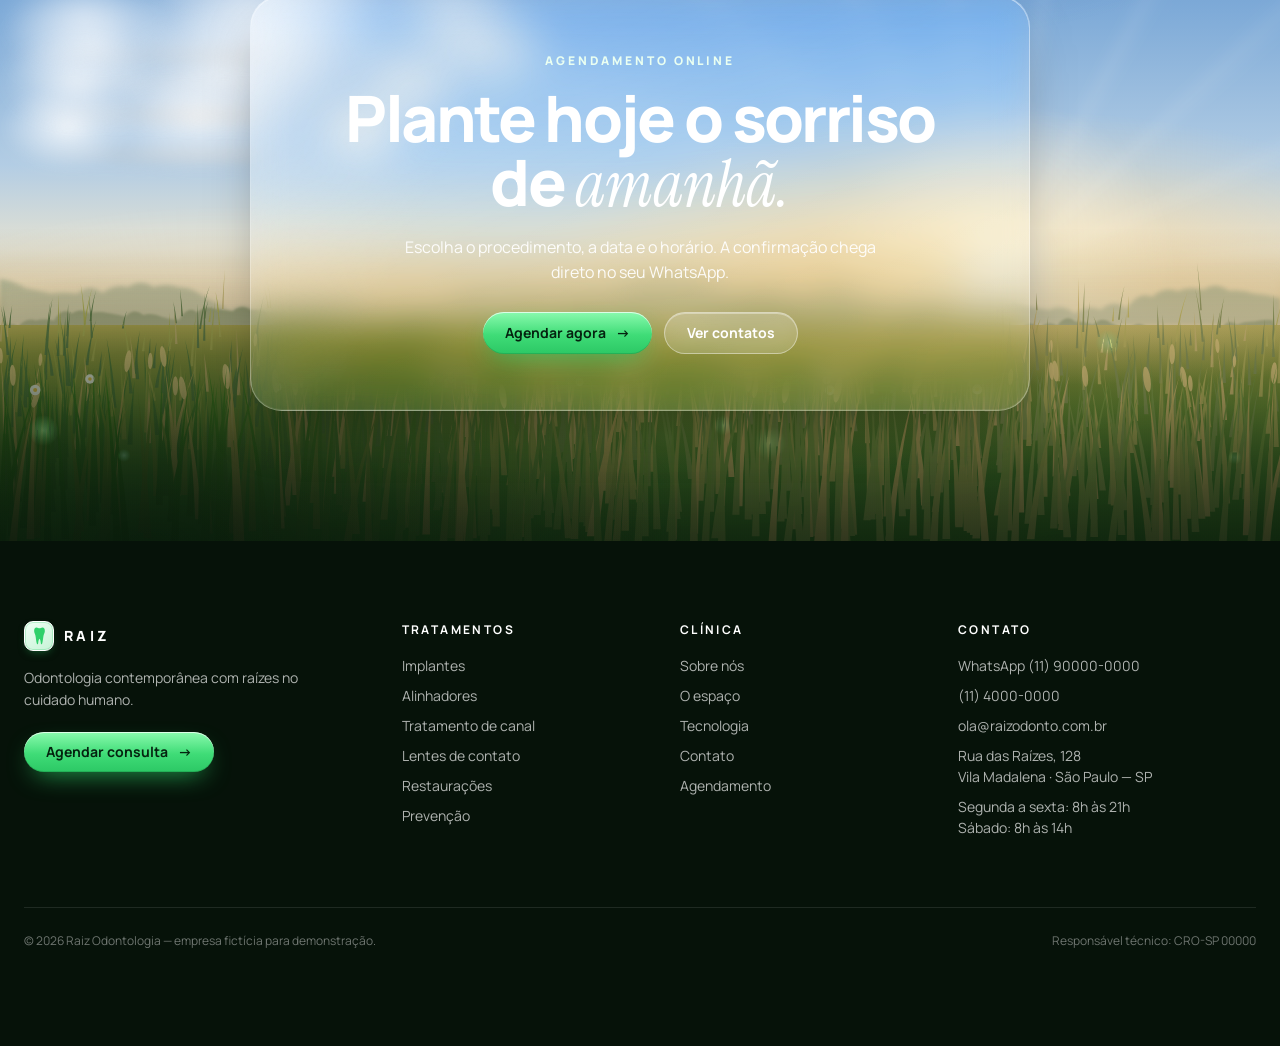
<file: clinica.html>
<!doctype html>
<html lang="pt-BR">
<head>
<meta charset="utf-8">
<meta name="viewport" content="width=device-width, initial-scale=1">
<title>A Clínica — Raiz Odontologia</title>
<meta name="description" content="Conheça a Raiz Odontologia: nossa história, o espaço, a tecnologia e todos os contatos — WhatsApp, telefone, endereço e horários.">
<link rel="preconnect" href="https://fonts.googleapis.com">
<link rel="preconnect" href="https://fonts.gstatic.com" crossorigin>
<link href="https://fonts.googleapis.com/css2?family=Manrope:wght@400;500;600;700;800&family=Instrument+Serif:ital@0;1&display=swap" rel="stylesheet">
<link rel="stylesheet" href="assets/style.css">
</head>
<body data-page="clinica">
<main>
  <!-- HERO -->
  <section class="page-hero" data-scene data-density="1" data-flies="20">
    <div class="wrap page-hero-grid">
      <div class="page-hero-text">
        <span class="eyebrow">A Clínica</span>
        <h1><span class="line"><span>Raízes no cuidado.</span></span><span class="line"><span>Olhos no <span class="serif">futuro.</span></span></span></h1>
        <p class="lead">Há 15 anos unimos odontologia de alta tecnologia a um jeito calmo e humano de atender. Conheça nossa história, nosso espaço e como chegar até nós.</p>
        <div class="hero-ctas">
          <a href="#contato" class="btn btn-green">Ver contatos <span class="arr">→</span></a>
          <a href="#espaco" class="btn btn-glass">Conhecer o espaço</a>
        </div>
      </div>
      <div class="page-hero-obj"><div class="obj-glow"></div><div class="obj-float" id="heroObj"></div><div class="obj-shadow"></div></div>
    </div>
  </section>

  <!-- SOBRE -->
  <section class="section" id="sobre">
    <div class="wrap split">
      <div class="rv">
        <span class="kicker">Sobre nós</span>
        <h2 class="h2">Uma clínica que nasceu de uma <span class="serif">pergunta simples.</span></h2>
      </div>
      <div class="rv">
        <p class="big-p">E se ir ao dentista fosse tranquilo? A Raiz nasceu em 2011 com essa ideia: unir o que existe de mais preciso na odontologia a um ambiente que acalma — com tempo para ouvir, explicar e cuidar.</p>
        <p class="muted" style="margin-top:18px">Hoje somos uma clínica multidisciplinar com especialistas em implantodontia, ortodontia, endodontia, prótese e estética. Planejamos cada tratamento digitalmente, mostramos o resultado antes de começar e acompanhamos você em cada etapa.</p>
      </div>
    </div>
    <div class="wrap values">
      <div class="value rv"><b data-count="15" data-suffix="+">0</b><span>anos de história</span></div>
      <div class="value rv" style="transition-delay:.08s"><b data-count="8000" data-suffix="+">0</b><span>sorrisos tratados</span></div>
      <div class="value rv" style="transition-delay:.16s"><b data-count="6">0</b><span>especialidades</span></div>
      <div class="value rv" style="transition-delay:.24s"><b data-count="98" data-suffix="%">0</b><span>de pacientes satisfeitos</span></div>
    </div>
  </section>

  <!-- ESPAÇO -->
  <section class="section" id="espaco" style="background:#fff">
    <div class="wrap">
      <div class="space-grid" style="margin-bottom:70px">
        <div class="clinic-art rv" data-scene data-density=".7" data-tall=".6" data-flies="8" data-clouds="3" id="clinicArt">
          <div class="tag glass"><b>Clínica Raiz — Vila Madalena</b>Rua das Raízes, 128 · São Paulo</div>
        </div>
        <div class="rv">
          <span class="kicker">O espaço</span>
          <h2 class="h2">Um espaço que cresce <span class="serif">com você.</span></h2>
          <p class="muted" style="margin-top:18px;font-size:16px;max-width:480px">Uma casa de 600 m² pensada para acalmar. Luz natural em todos os ambientes, jardim vertical, isolamento acústico e salas com vista para o verde. Tudo acessível, com elevador e estacionamento próprio.</p>
          <div class="features">
            <div class="feat"><div class="ic"><svg width="20" height="20" viewBox="0 0 24 24" fill="none" stroke="currentColor" stroke-width="2"><path d="M3 21c3-6 7-9 13-10M7 21c1-4 4-7 8-8"/><path d="M16 3c3 2 5 5 5 9-4 0-7-2-9-5"/></svg></div><div><h5>Ambiente biofílico</h5><p>Plantas, madeira e luz natural que reduzem a ansiedade.</p></div></div>
            <div class="feat"><div class="ic"><svg width="20" height="20" viewBox="0 0 24 24" fill="none" stroke="currentColor" stroke-width="2"><circle cx="12" cy="12" r="9"/><path d="M8 12h8M12 8v8"/></svg></div><div><h5>Acessibilidade total</h5><p>Elevador, rampas e banheiros adaptados em todos os andares.</p></div></div>
            <div class="feat"><div class="ic"><svg width="20" height="20" viewBox="0 0 24 24" fill="none" stroke="currentColor" stroke-width="2"><rect x="3" y="7" width="18" height="12" rx="2"/><path d="M7 7V5h10v2M7 19v2M17 19v2"/></svg></div><div><h5>Estacionamento</h5><p>Vagas próprias com manobrista, sem custo para pacientes.</p></div></div>
          </div>
        </div>
      </div>

      <div class="sec-head rv">
        <div><span class="kicker">Ambientes</span><h2 class="h2">Cada sala, um <span class="serif">respiro.</span></h2></div>
        <p>Do café na recepção ao consultório com vista para o jardim, cada ambiente foi desenhado para você se sentir em casa.</p>
      </div>
      <div class="rooms" id="rooms"></div>
    </div>
  </section>

  <!-- TECNOLOGIA -->
  <section class="section tech" id="tecnologia">
    <div class="wrap">
      <div class="sec-head rv">
        <div><span class="kicker" style="color:var(--glow)">Tecnologia</span><h2 class="h2">Precisão que você <span class="serif">sente.</span></h2></div>
        <p>Equipamentos de última geração para diagnósticos mais exatos, tratamentos mais rápidos e muito mais conforto.</p>
      </div>
      <div class="tech-grid">
        <div class="tech-item glass-dark rv"><div class="ic"><svg width="22" height="22" viewBox="0 0 24 24" fill="none" stroke="currentColor" stroke-width="2"><path d="M4 7l8-4 8 4-8 4-8-4z"/><path d="M4 7v10l8 4 8-4V7"/></svg></div><h4>Scanner intraoral 3D</h4><p>Moldagem digital em minutos, sem massinha e com precisão milimétrica.</p></div>
        <div class="tech-item glass-dark rv" style="transition-delay:.08s"><div class="ic"><svg width="22" height="22" viewBox="0 0 24 24" fill="none" stroke="currentColor" stroke-width="2"><circle cx="12" cy="12" r="9"/><circle cx="12" cy="12" r="4"/></svg></div><h4>Tomografia na clínica</h4><p>Imagens 3D na hora, sem precisar sair para fazer exames.</p></div>
        <div class="tech-item glass-dark rv" style="transition-delay:.16s"><div class="ic"><svg width="22" height="22" viewBox="0 0 24 24" fill="none" stroke="currentColor" stroke-width="2"><circle cx="11" cy="11" r="7"/><path d="M21 21l-5-5"/></svg></div><h4>Microscópio operatório</h4><p>Ampliação de até 25x para tratamentos de canal mais precisos.</p></div>
        <div class="tech-item glass-dark rv" style="transition-delay:.24s"><div class="ic"><svg width="22" height="22" viewBox="0 0 24 24" fill="none" stroke="currentColor" stroke-width="2"><path d="M12 3v3M12 18v3M3 12h3M18 12h3"/><circle cx="12" cy="12" r="5"/></svg></div><h4>Sedação consciente</h4><p>Óxido nitroso para quem tem medo ou ansiedade no dentista.</p></div>
      </div>
    </div>
  </section>

  <!-- CONTATO -->
  <section class="section" id="contato">
    <div class="wrap">
      <div class="sec-head rv">
        <div><span class="kicker">Contato</span><h2 class="h2">Fale com a gente <span class="serif">do seu jeito.</span></h2></div>
        <p>Respondemos o WhatsApp em poucos minutos durante o horário de atendimento.</p>
      </div>
      <div class="contact-grid">
        <div class="contact-cards" id="contactCards"></div>
        <div class="rv">
          <div class="map" role="img" aria-label="Mapa ilustrativo da localização da clínica">
            <svg viewBox="0 0 600 500" preserveAspectRatio="xMidYMid slice">
              <rect width="600" height="500" fill="#eef2e9"/>
              <!-- quarteirões -->
              <g fill="#e2e8dc">
                <rect x="20" y="20" width="160" height="110" rx="10"/><rect x="210" y="20" width="150" height="110" rx="10"/><rect x="390" y="20" width="190" height="110" rx="10"/>
                <rect x="20" y="170" width="160" height="130" rx="10"/><rect x="390" y="170" width="190" height="130" rx="10"/>
                <rect x="20" y="340" width="160" height="140" rx="10"/><rect x="210" y="340" width="150" height="140" rx="10"/><rect x="390" y="340" width="190" height="140" rx="10"/>
              </g>
              <!-- parque -->
              <rect x="210" y="170" width="150" height="130" rx="14" fill="#cfe8c2"/>
              <g fill="#a9d495"><circle cx="240" cy="200" r="14"/><circle cx="270" cy="250" r="18"/><circle cx="320" cy="210" r="12"/><circle cx="335" cy="270" r="15"/><circle cx="230" cy="275" r="10"/></g>
              <path d="M215,240 Q285,215 355,260" fill="none" stroke="#e9f3e2" stroke-width="5"/>
              <!-- ruas -->
              <g stroke="#fff" stroke-width="22" stroke-linecap="round"><line x1="0" y1="150" x2="600" y2="150"/><line x1="0" y1="320" x2="600" y2="320"/><line x1="195" y1="0" x2="195" y2="500"/><line x1="375" y1="0" x2="375" y2="500"/></g>
              <path d="M-20,470 C150,420 280,470 620,390" stroke="#fff" stroke-width="30" fill="none"/>
              <path d="M-20,470 C150,420 280,470 620,390" stroke="#f3dca0" stroke-width="2" stroke-dasharray="10 10" fill="none"/>
              <g font-family="Manrope,sans-serif" font-size="11" font-weight="700" fill="#8a988e" letter-spacing="1.5">
                <text x="40" y="146">RUA DAS RAÍZES</text><text x="400" y="316">RUA DO JARDIM</text>
                <text x="190" y="110" transform="rotate(-90 190 110)">AL. DAS FOLHAS</text>
                <text x="232" y="294" fill="#6d9a5e">PRAÇA VERDE</text>
                <text x="420" y="446" transform="rotate(-10 420 446)">AV. DO CAMPO</text>
              </g>
              <!-- metrô -->
              <g transform="translate(470,220)"><circle r="16" fill="#1f4fa3"/><text y="5" text-anchor="middle" font-family="Manrope,sans-serif" font-size="14" font-weight="800" fill="#fff">M</text></g>
              <text x="440" y="256" font-family="Manrope,sans-serif" font-size="11" font-weight="700" fill="#1f4fa3">Metrô V. Madalena</text>
              <path d="M455,232 Q380,260 330,180" fill="none" stroke="#26c461" stroke-width="3" stroke-dasharray="2 8" stroke-linecap="round"/>
              <!-- estacionamento -->
              <g transform="translate(140,240)"><rect x="-13" y="-13" width="26" height="26" rx="6" fill="#0f3b22"/><text y="5" text-anchor="middle" font-family="Manrope,sans-serif" font-size="14" font-weight="800" fill="#fff">P</text></g>
            </svg>
            <div class="pin" style="left:52%;top:33%"><div class="pin-dot"><svg viewBox="0 0 200 260"><use href="#toothPath" fill="#fff"/></svg></div><div class="pin-pulse"></div></div>
            <div class="map-card"><div><b>Rua das Raízes, 128</b><span>Vila Madalena · São Paulo — SP · CEP 05400-000</span></div><a class="btn btn-green" href="https://www.google.com/maps/search/?api=1&query=Vila+Madalena+S%C3%A3o+Paulo" target="_blank" rel="noopener">Como chegar <span class="arr">→</span></a></div>
          </div>
          <div class="how">
            <div><b>De metrô</b>5 min a pé da estação Vila Madalena (Linha 2 — Verde).</div>
            <div><b>De carro</b>Estacionamento próprio com manobrista, gratuito para pacientes.</div>
            <div><b>Acessibilidade</b>Entrada no nível da rua, elevador e banheiros adaptados.</div>
          </div>
        </div>
      </div>
    </div>
  </section>

  <div id="ctaSlot"></div>
</main>
<script src="assets/data.js"></script>
<script>
  (() => {
    const D = RAIZ_DATA, C = D.clinic;
    document.getElementById('heroObj').innerHTML = '<img class="premium-tooth" src="assets/images/hero-premium.png" alt="Dente branco de porcelana" decoding="async">';
    document.getElementById('clinicArt').insertAdjacentHTML('afterbegin', D.building);

    // Ilustrações dos ambientes
    const roomSky = `<defs><linearGradient id="rsky" x1="0" y1="0" x2="0" y2="1"><stop offset="0" stop-color="#8fb9df"/><stop offset=".6" stop-color="#e7dfc0"/><stop offset=".62" stop-color="#9fb24c"/><stop offset="1" stop-color="#4a7a2a"/></linearGradient>
      <linearGradient id="rwall" x1="0" y1="0" x2="0" y2="1"><stop offset="0" stop-color="#f6f3ec"/><stop offset="1" stop-color="#e4ddd0"/></linearGradient>
      <linearGradient id="rfloor" x1="0" y1="0" x2="0" y2="1"><stop offset="0" stop-color="#c49a6c"/><stop offset="1" stop-color="#8a6240"/></linearGradient>
      <radialGradient id="rlight" cx=".3" cy=".3" r=".8"><stop offset="0" stop-color="#fff6dd" stop-opacity=".6"/><stop offset="1" stop-color="#fff6dd" stop-opacity="0"/></radialGradient></defs>`;
    const plant = (x, y, s = 1) => `<g transform="translate(${x},${y}) scale(${s})"><path d="M-14,0 L14,0 L10,34 L-10,34Z" fill="#e9e4da"/><g fill="#3f7a24"><ellipse cx="-12" cy="-22" rx="8" ry="22" transform="rotate(-25 -12 -22)"/><ellipse cx="12" cy="-24" rx="8" ry="24" transform="rotate(22 12 -24)"/><ellipse cx="0" cy="-32" rx="8" ry="30"/></g><g fill="#5f9e36"><ellipse cx="-4" cy="-18" rx="5" ry="16" transform="rotate(-10 -4 -18)"/></g></g>`;
    const rooms = [
      { t: 'Recepção-jardim', d: 'Café, chás e um jardim interno para esperar com calma.', svg: `
        <rect width="400" height="500" fill="url(#rwall)"/>
        <rect x="40" y="60" width="320" height="230" rx="4" fill="url(#rsky)"/><rect x="40" y="60" width="320" height="230" fill="url(#rlight)"/>
        <g stroke="#fff" stroke-width="6"><line x1="200" y1="60" x2="200" y2="290"/></g>
        <rect x="0" y="380" width="400" height="120" fill="url(#rfloor)"/>
        <g fill="#2f6b1e" opacity=".9">${Array.from({ length: 30 }, (_, i) => `<ellipse cx="${(i * 37) % 60 + 0}" cy="${80 + i * 10}" rx="12" ry="7"/>`).join('')}</g>
        <rect x="90" y="320" width="220" height="60" rx="18" fill="#e3e7dc"/><rect x="90" y="300" width="220" height="40" rx="16" fill="#f0f2ea"/>
        <rect x="104" y="294" width="60" height="30" rx="10" fill="#bfe6cc"/><rect x="236" y="294" width="60" height="30" rx="10" fill="#d9cba8"/>
        <ellipse cx="200" cy="430" rx="70" ry="10" fill="#000" opacity=".12"/><rect x="150" y="400" width="100" height="10" rx="5" fill="#f4efe6"/>
        ${plant(345, 346, 1.4)}${plant(60, 350, 1.1)}` },
      { t: 'Consultórios com vista', d: 'Cadeiras ergonômicas, isolamento acústico e janela para o verde.', svg: `
        <rect width="400" height="500" fill="url(#rwall)"/>
        <rect x="200" y="50" width="170" height="250" rx="4" fill="url(#rsky)"/><rect x="200" y="50" width="170" height="250" fill="url(#rlight)"/>
        <rect x="0" y="390" width="400" height="110" fill="url(#rfloor)"/>
        <!-- luminária -->
        <path d="M120,0 L120,90 Q120,110 140,120" stroke="#cfd5cf" stroke-width="6" fill="none"/>
        <ellipse cx="160" cy="128" rx="34" ry="14" fill="#eef3ef"/><ellipse cx="160" cy="132" rx="26" ry="8" fill="#fffbe6"/>
        <path d="M134,136 L90,300 L240,300 L188,136Z" fill="#fffbe6" opacity=".22"/>
        <!-- cadeira -->
        <path d="M70,360 Q70,300 130,290 L250,250 Q280,242 290,262 L300,290 Q300,306 280,310 L160,340 L150,370Z" fill="#7dd6a0"/>
        <path d="M80,352 Q90,320 140,312 L260,282" stroke="#a5ebc1" stroke-width="6" fill="none" stroke-linecap="round"/>
        <rect x="140" y="368" width="30" height="24" fill="#cfd5cf"/><ellipse cx="155" cy="396" rx="60" ry="8" fill="#000" opacity=".12"/>
        <!-- monitor -->
        <rect x="40" y="170" width="70" height="48" rx="6" fill="#2b3a33"/><rect x="45" y="175" width="60" height="38" rx="3" fill="#0f2a1a"/>
        <g transform="translate(64,178) scale(.12)"><use href="#toothPath" fill="none" stroke="#7dffb0" stroke-width="10"/></g>
        ${plant(350, 356, 1)}` },
      { t: 'Centro de imagem', d: 'Tomografia e scanner 3D na própria clínica, com resultado na hora.', svg: `
        <rect width="400" height="500" fill="#0f2418"/>
        <rect x="0" y="390" width="400" height="110" fill="#1a3324"/>
        <rect x="50" y="70" width="300" height="190" rx="14" fill="#0a1a10" stroke="#2d5a3e" stroke-width="3"/>
        <g transform="translate(160,92) scale(.62)">
          <use href="#toothPath" fill="#7dffb0" fill-opacity=".08" stroke="#7dffb0" stroke-width="2.5" filter="url(#glow)"/>
          <path d="M100,46 C96,70 90,96 86,124 C82,154 76,190 72,236 M100,46 C104,70 110,96 114,124 C118,154 124,190 128,236" fill="none" stroke="#7dffb0" stroke-width="2.5" filter="url(#glow)"/>
        </g>
        <g stroke="#2d5a3e" stroke-width="1">${Array.from({ length: 9 }, (_, i) => `<line x1="${60 + i * 35}" y1="80" x2="${60 + i * 35}" y2="250"/>`).join('')}</g>
        <g fill="#7dffb0" font-family="Manrope,sans-serif" font-size="11" font-weight="700"><text x="66" y="96">3D · 0.2mm</text><text x="276" y="246">RAIZ CT</text></g>
        <path d="M80,390 L80,300 Q80,280 110,280 L190,280 Q220,280 220,300 L220,390Z" fill="#e8ece9"/>
        <circle cx="150" cy="330" r="34" fill="#0f2418" stroke="#cfd5cf" stroke-width="6"/>
        <circle cx="150" cy="330" r="34" fill="none" stroke="#7dffb0" stroke-width="2" filter="url(#glow)" opacity=".7"/>
        <rect x="260" y="300" width="90" height="90" rx="10" fill="#e8ece9"/><rect x="272" y="312" width="66" height="40" rx="5" fill="#0a1a10"/>
        <ellipse cx="200" cy="396" rx="160" ry="10" fill="#000" opacity=".25"/>` },
    ];
    document.getElementById('rooms').innerHTML = rooms.map((r, i) => `
      <article class="room rv" style="transition-delay:${i * .1}s">
        <div class="room-art"><svg viewBox="0 0 400 500" preserveAspectRatio="xMidYMid slice">${roomSky}${r.svg}</svg></div>
        <div class="room-info"><h4>${r.t}</h4><p>${r.d}</p></div>
      </article>`).join('');

    // Cartões de contato
    const wa = `https://wa.me/${C.whatsapp}?text=${encodeURIComponent(`Olá, ${C.name}! Gostaria de mais informações.`)}`;
    const today = new Date().getDay();
    const rowToday = today === 0 ? 2 : today === 6 ? 1 : 0;
    const ic = p => `<div class="ic"><svg width="20" height="20" viewBox="0 0 24 24" fill="none" stroke="currentColor" stroke-width="2" stroke-linecap="round" stroke-linejoin="round">${p}</svg></div>`;
    document.getElementById('contactCards').innerHTML = `
      <a class="c-card wa wide rv" href="${wa}" target="_blank" rel="noopener">
        <div class="ic"><svg viewBox="0 0 24 24" width="22" height="22" fill="currentColor"><path d="M12 2a10 10 0 0 0-8.6 15.1L2 22l5-1.3A10 10 0 1 0 12 2zm4.5 12.1c-.2-.1-1.5-.7-1.7-.8-.2-.1-.4-.1-.6.1l-.8 1c-.1.2-.3.2-.5.1a6.7 6.7 0 0 1-3.3-2.9c-.3-.4.3-.4.7-1.4.1-.2 0-.3 0-.4l-.8-1.8c-.2-.5-.4-.4-.6-.4h-.5a1 1 0 0 0-.7.3 3 3 0 0 0-.9 2.2c0 1.3.9 2.5 1.1 2.7.1.2 1.8 2.8 4.4 3.9 1.6.7 2.3.8 3.1.6.5-.1 1.5-.6 1.7-1.2.2-.6.2-1.1.1-1.2l-.5-.3z"/></svg></div>
        <span class="lbl">WhatsApp</span><b>${C.whatsappLabel}</b><small>Agendamentos, dúvidas e urgências. Toque para abrir a conversa.</small>
      </a>
      <a class="c-card rv" href="tel:+551140000000">${ic('<path d="M22 16.9v3a2 2 0 0 1-2.2 2 19.8 19.8 0 0 1-8.6-3.1 19.5 19.5 0 0 1-6-6A19.8 19.8 0 0 1 2.1 4.2 2 2 0 0 1 4.1 2h3a2 2 0 0 1 2 1.7c.1.9.4 1.8.7 2.7a2 2 0 0 1-.5 2.1L8 9.8a16 16 0 0 0 6 6l1.3-1.3a2 2 0 0 1 2.1-.4c.9.3 1.8.6 2.7.7a2 2 0 0 1 1.7 2z"/>')}<span class="lbl">Telefone</span><b>${C.phone}</b><small>Ligação ou fixo</small></a>
      <a class="c-card rv" href="mailto:${C.email}">${ic('<rect x="2" y="4" width="20" height="16" rx="2"/><path d="M22 7l-10 6L2 7"/>')}<span class="lbl">E-mail</span><b style="font-size:15px">${C.email}</b><small>Resposta em até 1 dia útil</small></a>
      <div class="c-card rv">${ic('<path d="M21 10c0 7-9 13-9 13S3 17 3 10a9 9 0 1 1 18 0z"/><circle cx="12" cy="10" r="3"/>')}<span class="lbl">Endereço</span><b>${C.street}</b><small>${C.district} · ${C.city}<br>CEP ${C.cep}</small></div>
      <div class="c-card rv">${ic('<rect x="2" y="2" width="20" height="20" rx="5"/><circle cx="12" cy="12" r="4"/><circle cx="17.5" cy="6.5" r="1"/>')}<span class="lbl">Instagram</span><b>${C.instagram}</b><small>Dicas, casos e bastidores</small></div>
      <div class="c-card wide rv">${ic('<circle cx="12" cy="12" r="9"/><path d="M12 7v5l3 2"/>')}<span class="lbl">Horário de atendimento</span>
        <table class="hours">${C.hours.map((h, i) => `<tr class="${i === rowToday ? 'today' : ''}"><td>${h[0]}${i === rowToday ? ' · hoje' : ''}</td><td>${h[1]}</td></tr>`).join('')}</table>
      </div>`;
  })();
</script>
<script src="assets/site.js"></script>
<script>
  (() => {
    document.getElementById('ctaSlot').outerHTML = RAIZ.ctaBand('agendar.html');
    RAIZ.initDynamic(document);
    RAIZ.start();
  })();
</script>
</body>
</html>
</file>
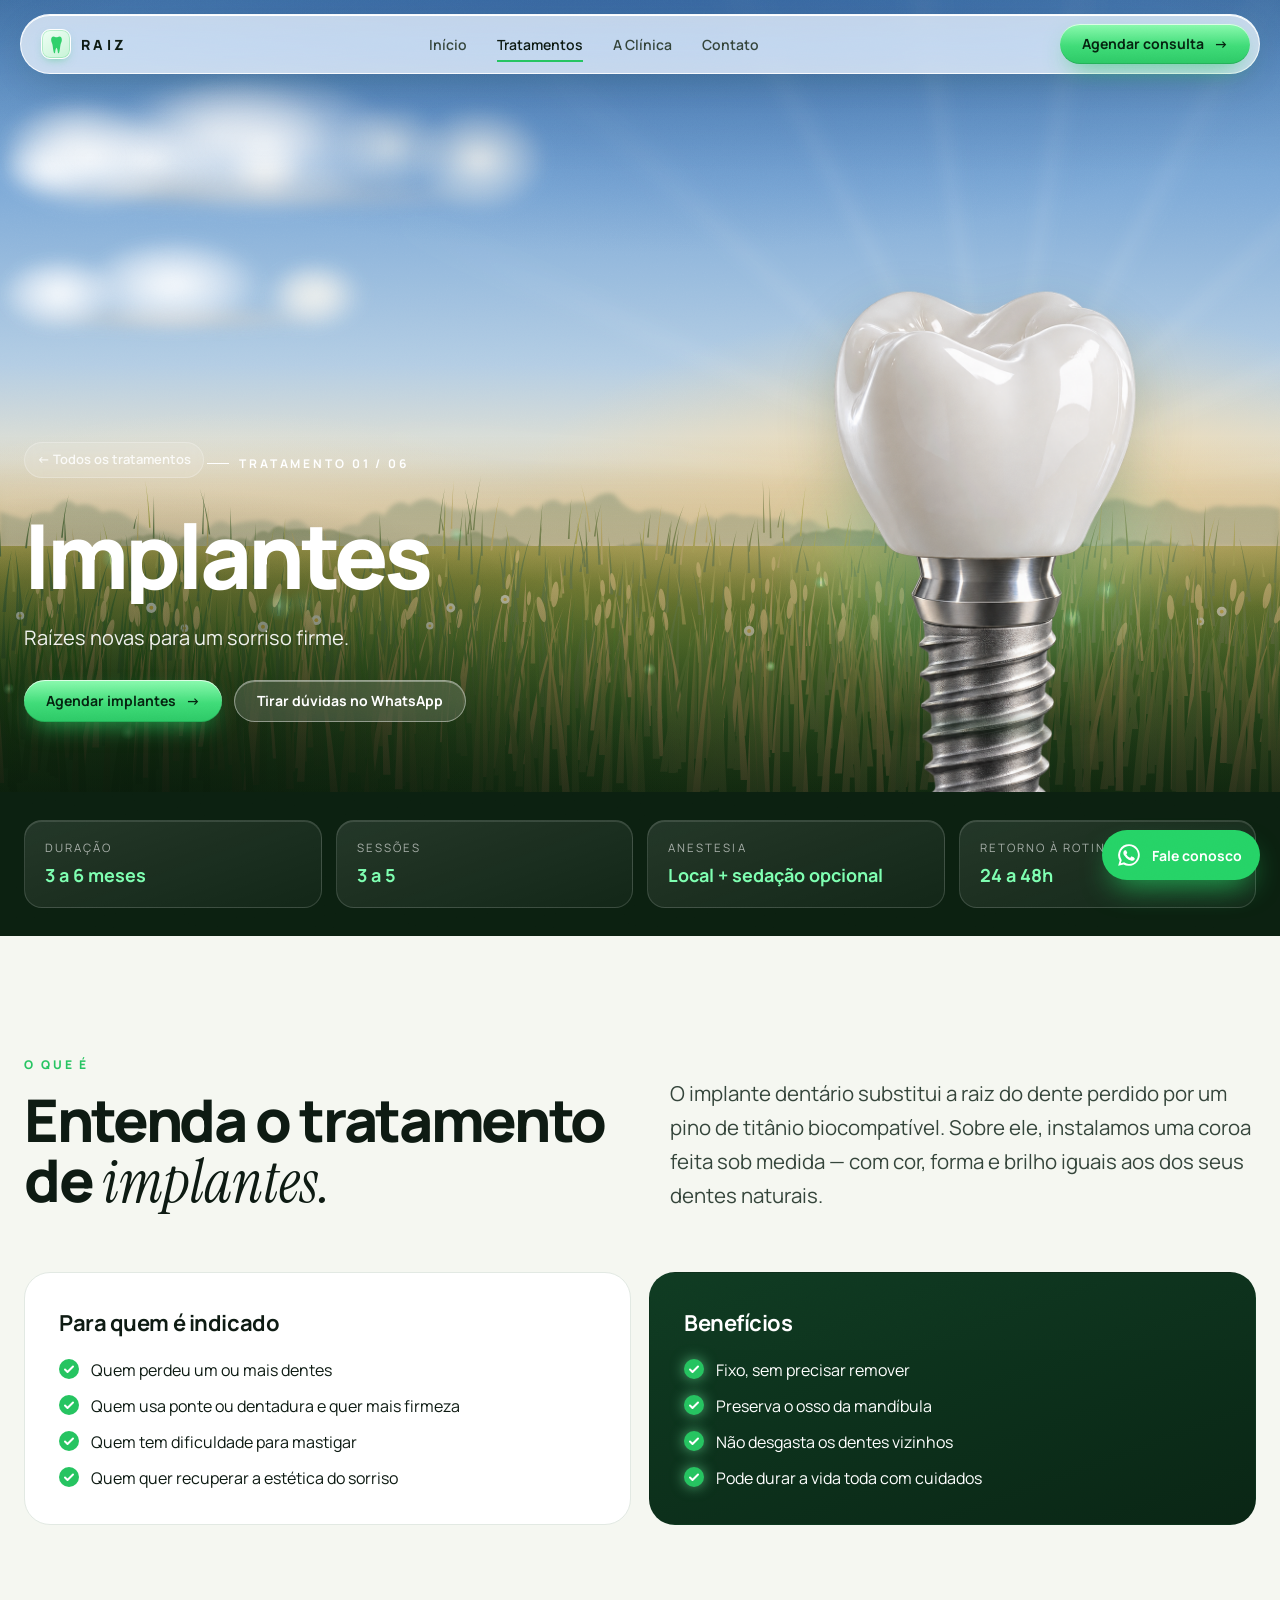
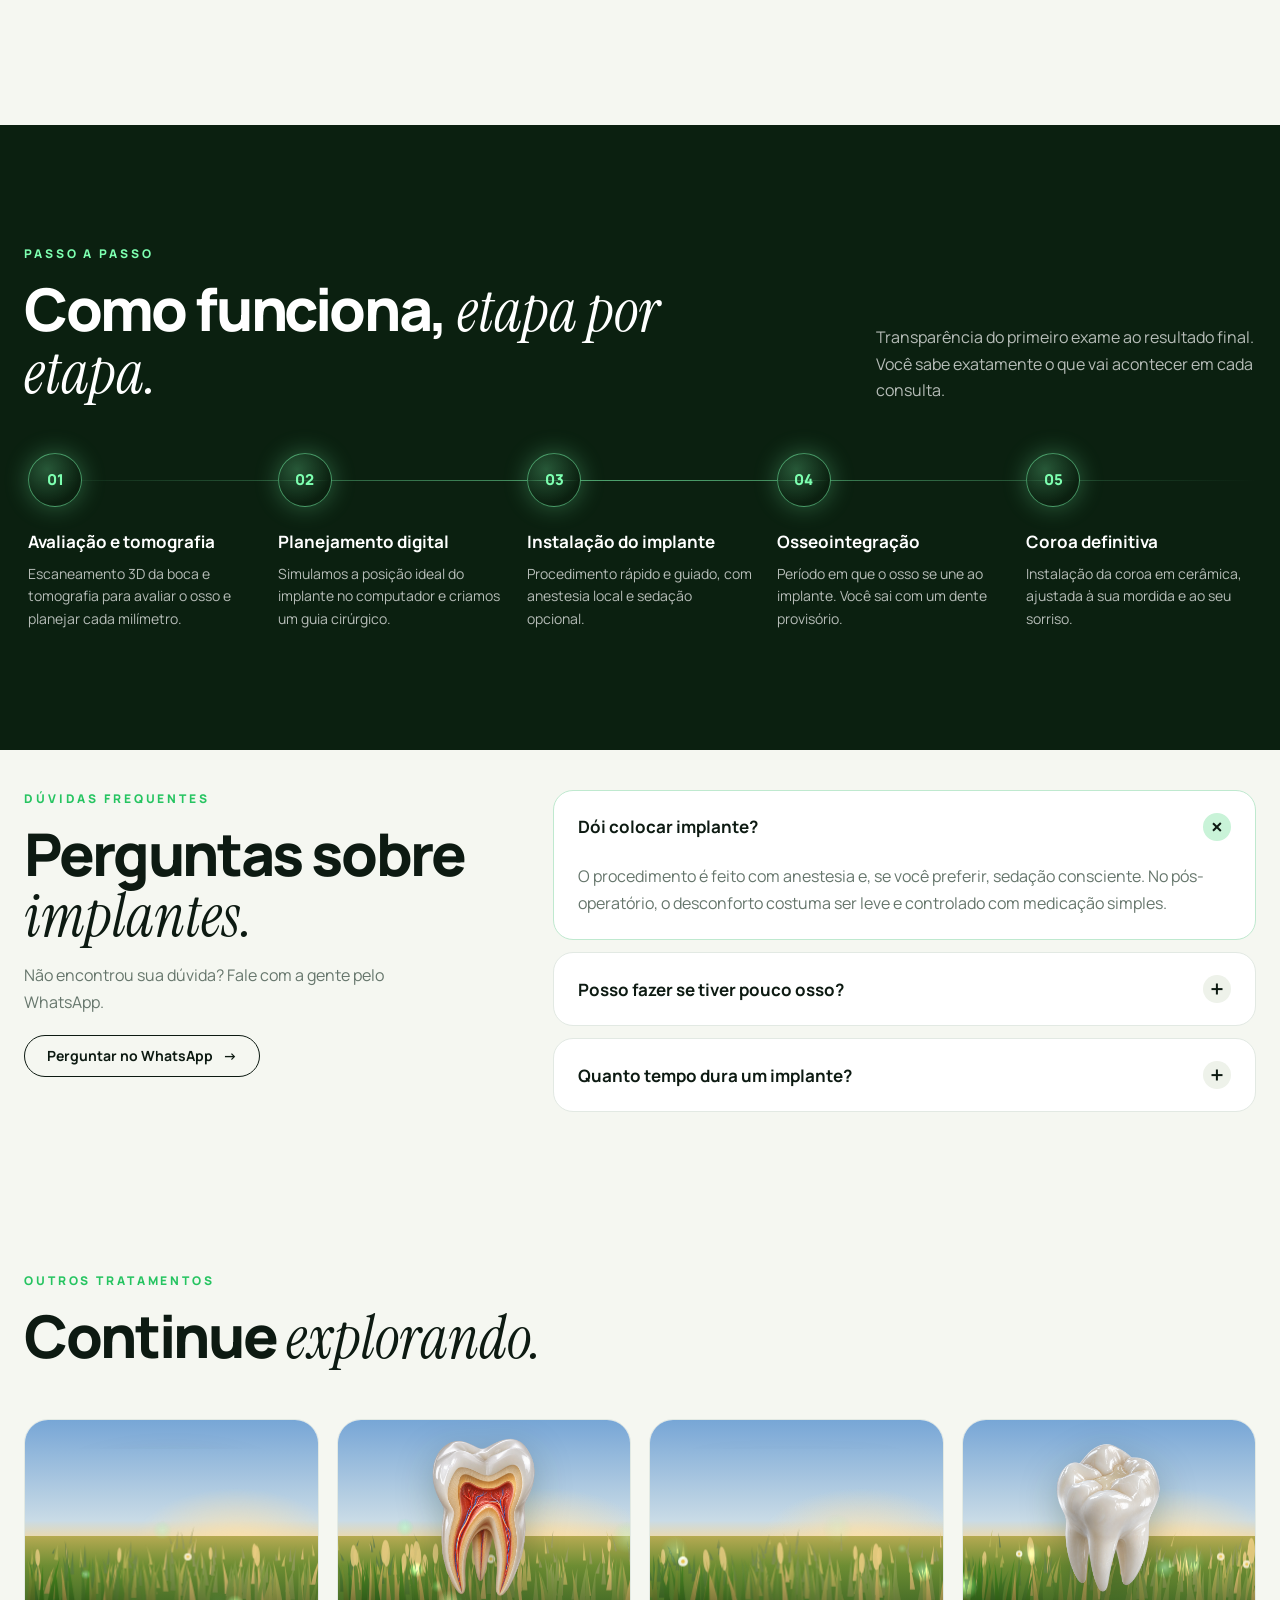
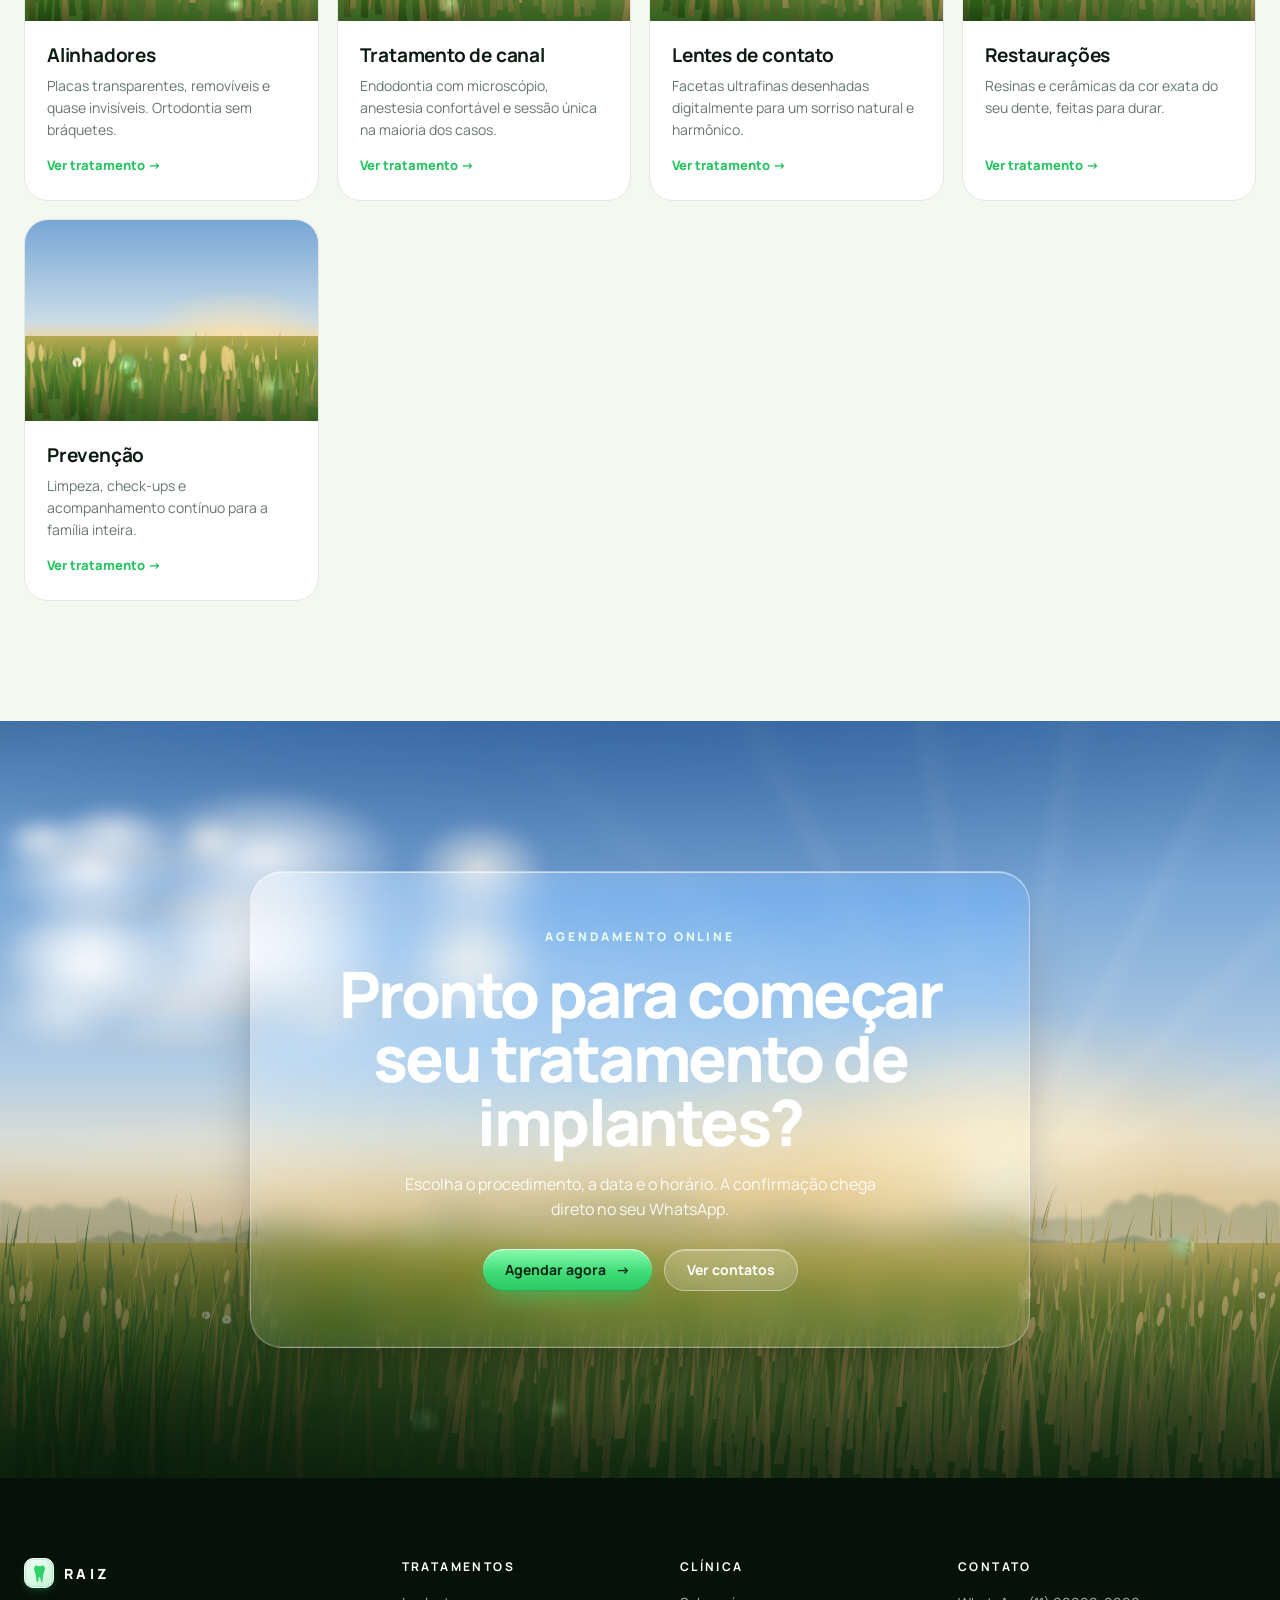
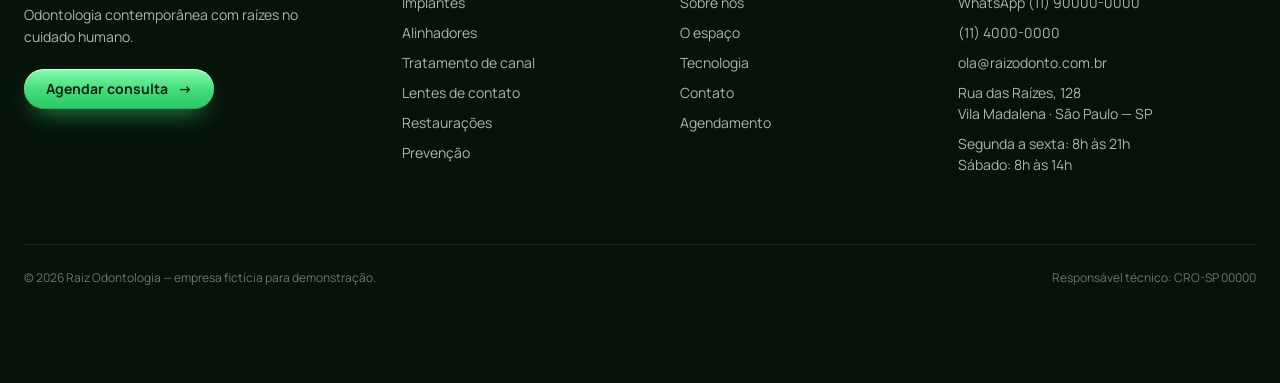
<file: implantes.html>
<!doctype html>
<html lang="pt-BR">
<head>
<meta charset="utf-8">
<meta name="viewport" content="width=device-width, initial-scale=1">
<title>Implantes — Raiz Odontologia</title>
<meta name="description" content="Implantes na Raiz Odontologia: como funciona, etapas, dúvidas frequentes e agendamento online.">
<link rel="preconnect" href="https://fonts.googleapis.com">
<link rel="preconnect" href="https://fonts.gstatic.com" crossorigin>
<link href="https://fonts.googleapis.com/css2?family=Manrope:wght@400;500;600;700;800&family=Instrument+Serif:ital@0;1&display=swap" rel="stylesheet">
<link rel="stylesheet" href="assets/style.css">
</head>
<body data-page="tratamentos">
<main id="treatPage"></main>
<script src="assets/data.js"></script>
<script src="assets/site.js"></script>
<script>RAIZ.renderTreatment('implantes'); RAIZ.start();</script>
</body>
</html>
</file>
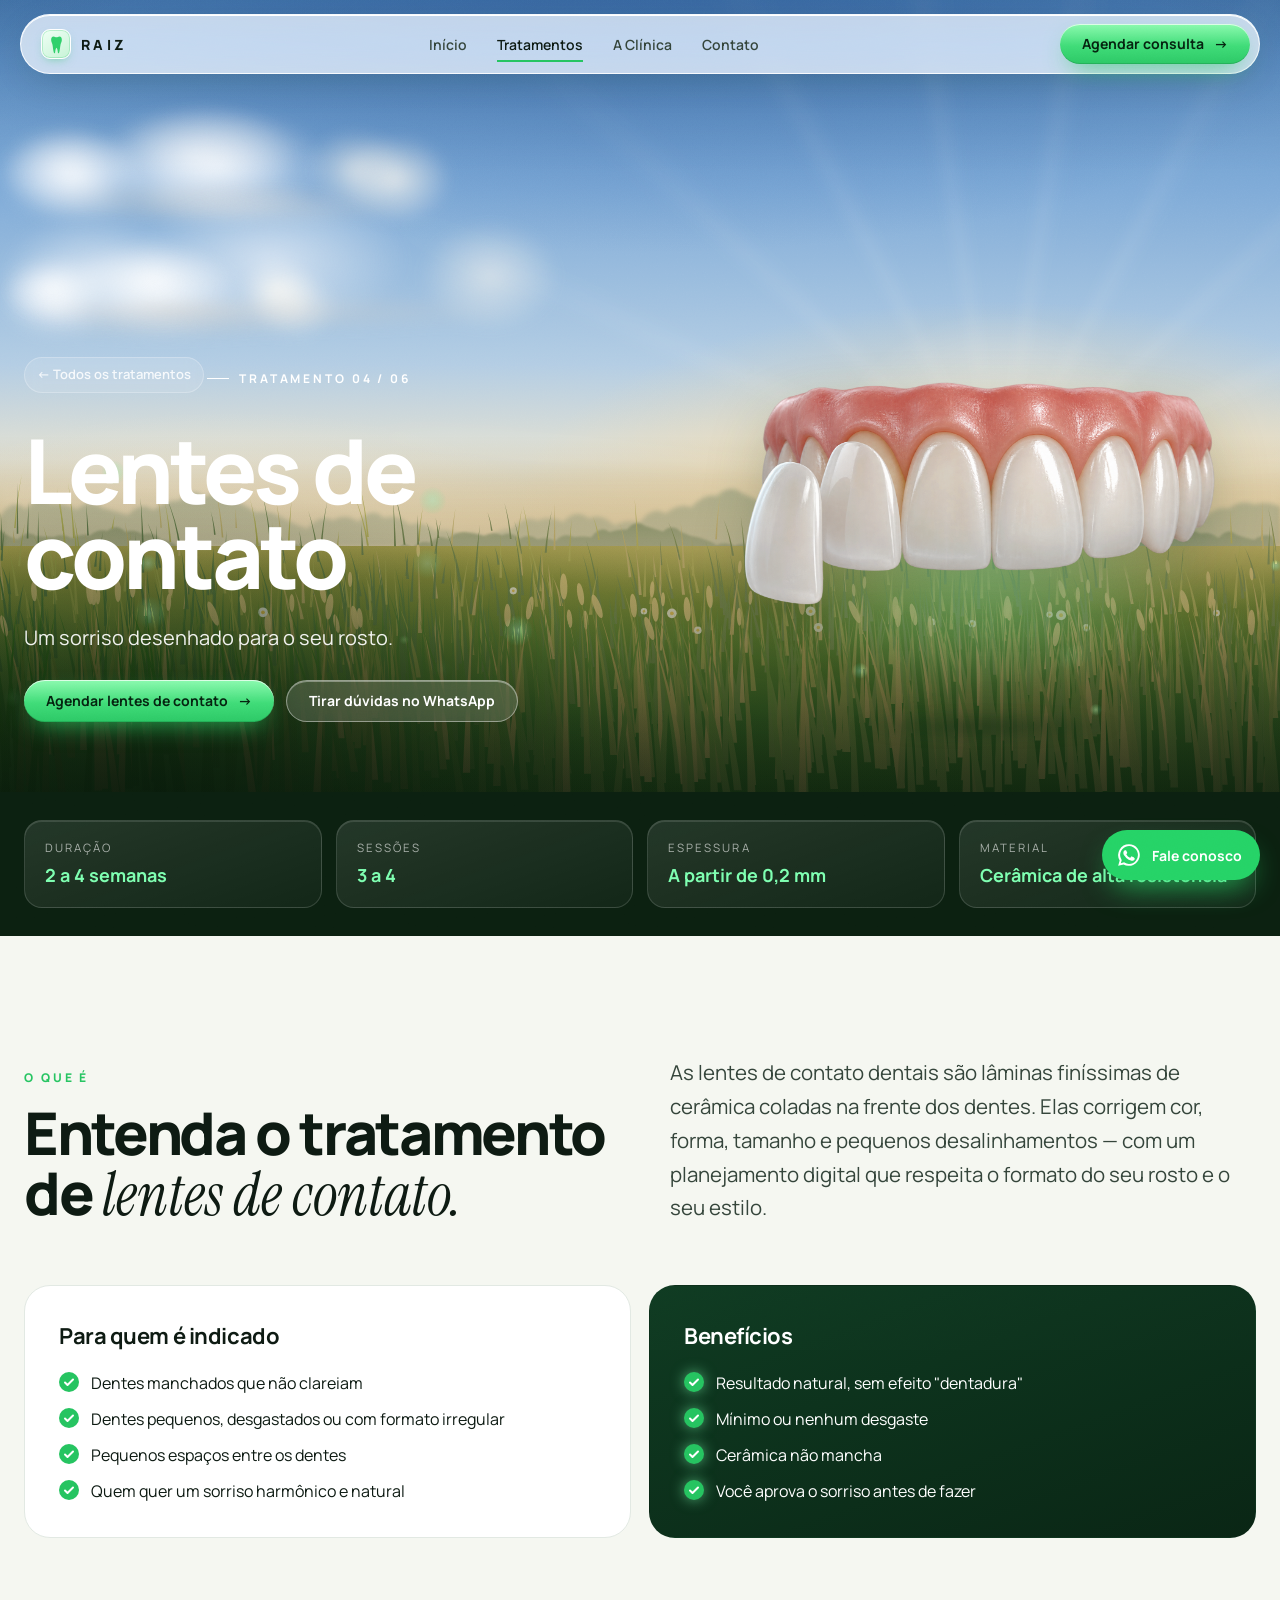
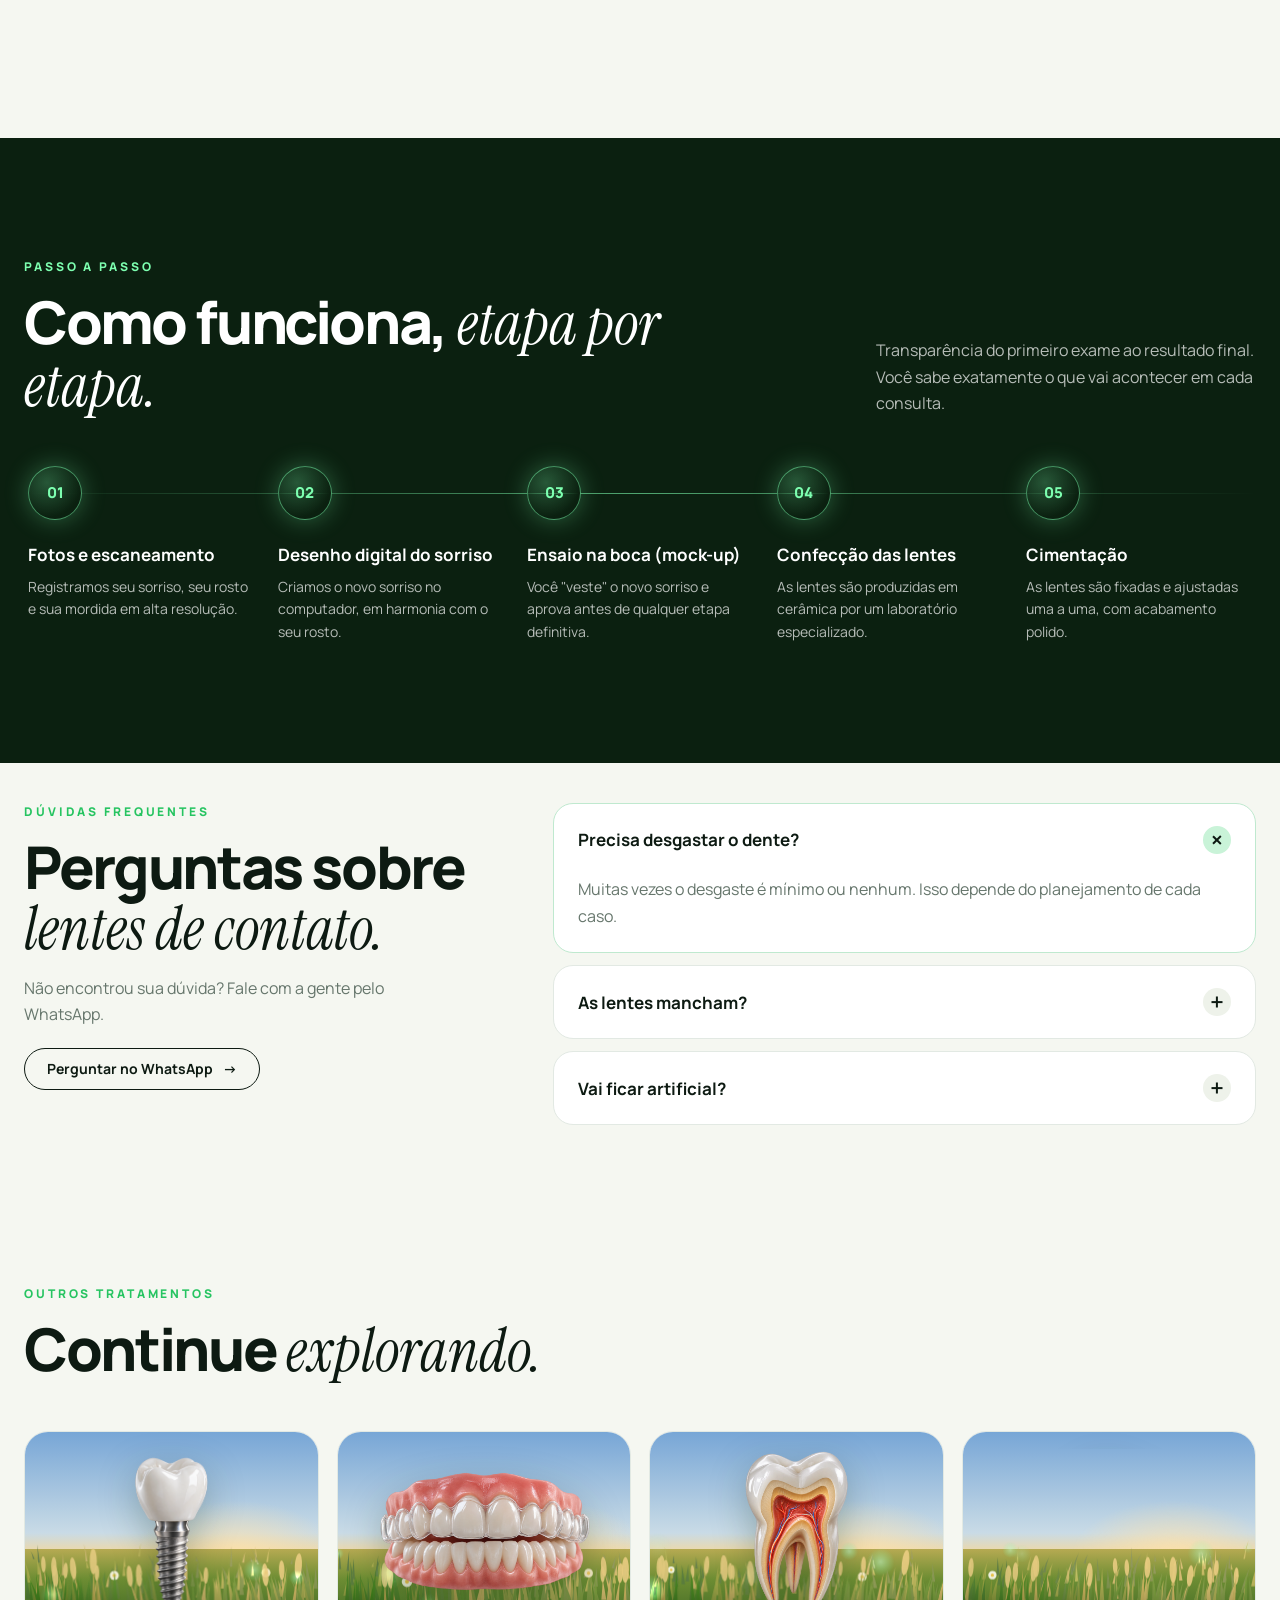
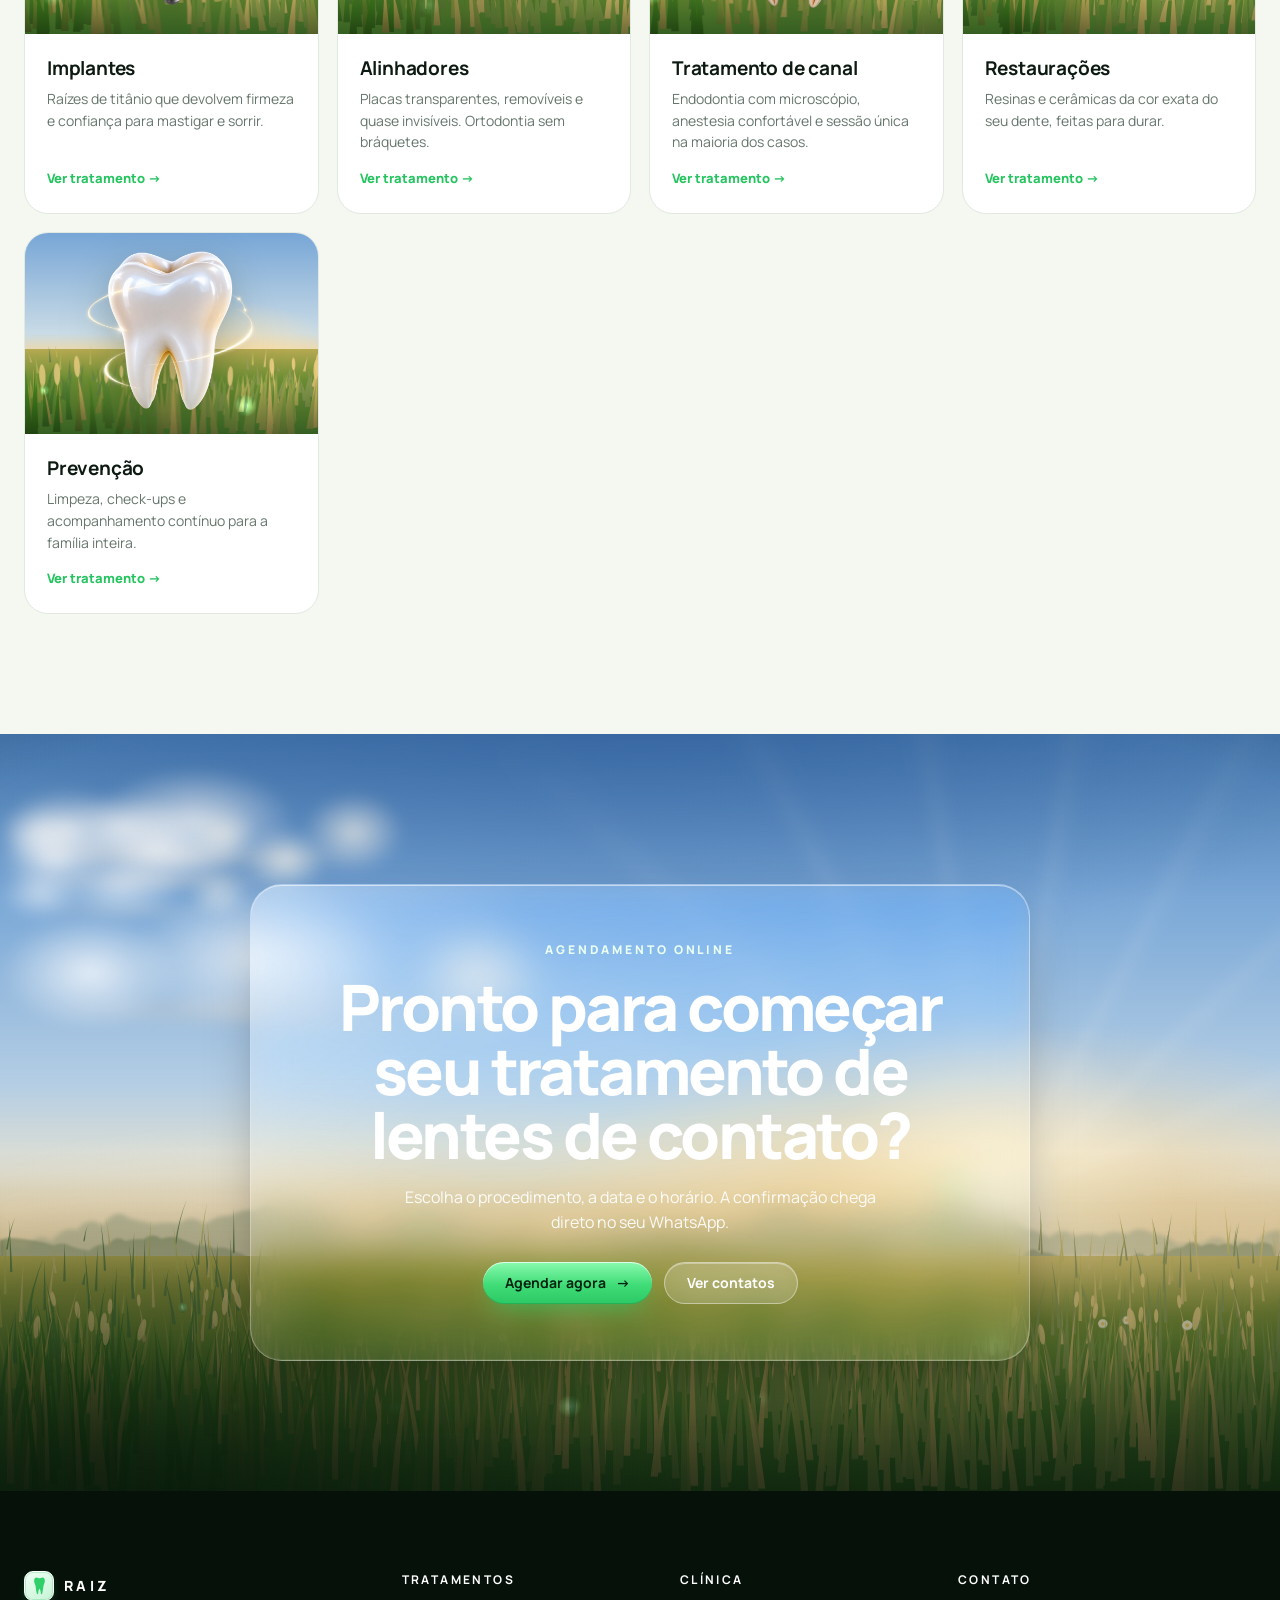
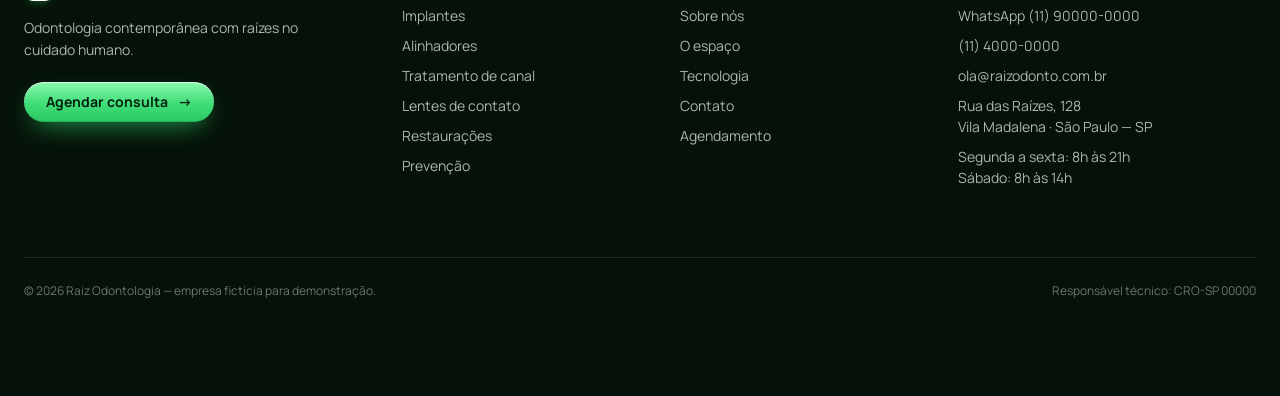
<file: lentes.html>
<!doctype html>
<html lang="pt-BR">
<head>
<meta charset="utf-8">
<meta name="viewport" content="width=device-width, initial-scale=1">
<title>Lentes de contato — Raiz Odontologia</title>
<meta name="description" content="Lentes de contato na Raiz Odontologia: como funciona, etapas, dúvidas frequentes e agendamento online.">
<link rel="preconnect" href="https://fonts.googleapis.com">
<link rel="preconnect" href="https://fonts.gstatic.com" crossorigin>
<link href="https://fonts.googleapis.com/css2?family=Manrope:wght@400;500;600;700;800&family=Instrument+Serif:ital@0;1&display=swap" rel="stylesheet">
<link rel="stylesheet" href="assets/style.css">
</head>
<body data-page="tratamentos">
<main id="treatPage"></main>
<script src="assets/data.js"></script>
<script src="assets/site.js"></script>
<script>RAIZ.renderTreatment('lentes'); RAIZ.start();</script>
</body>
</html>
</file>
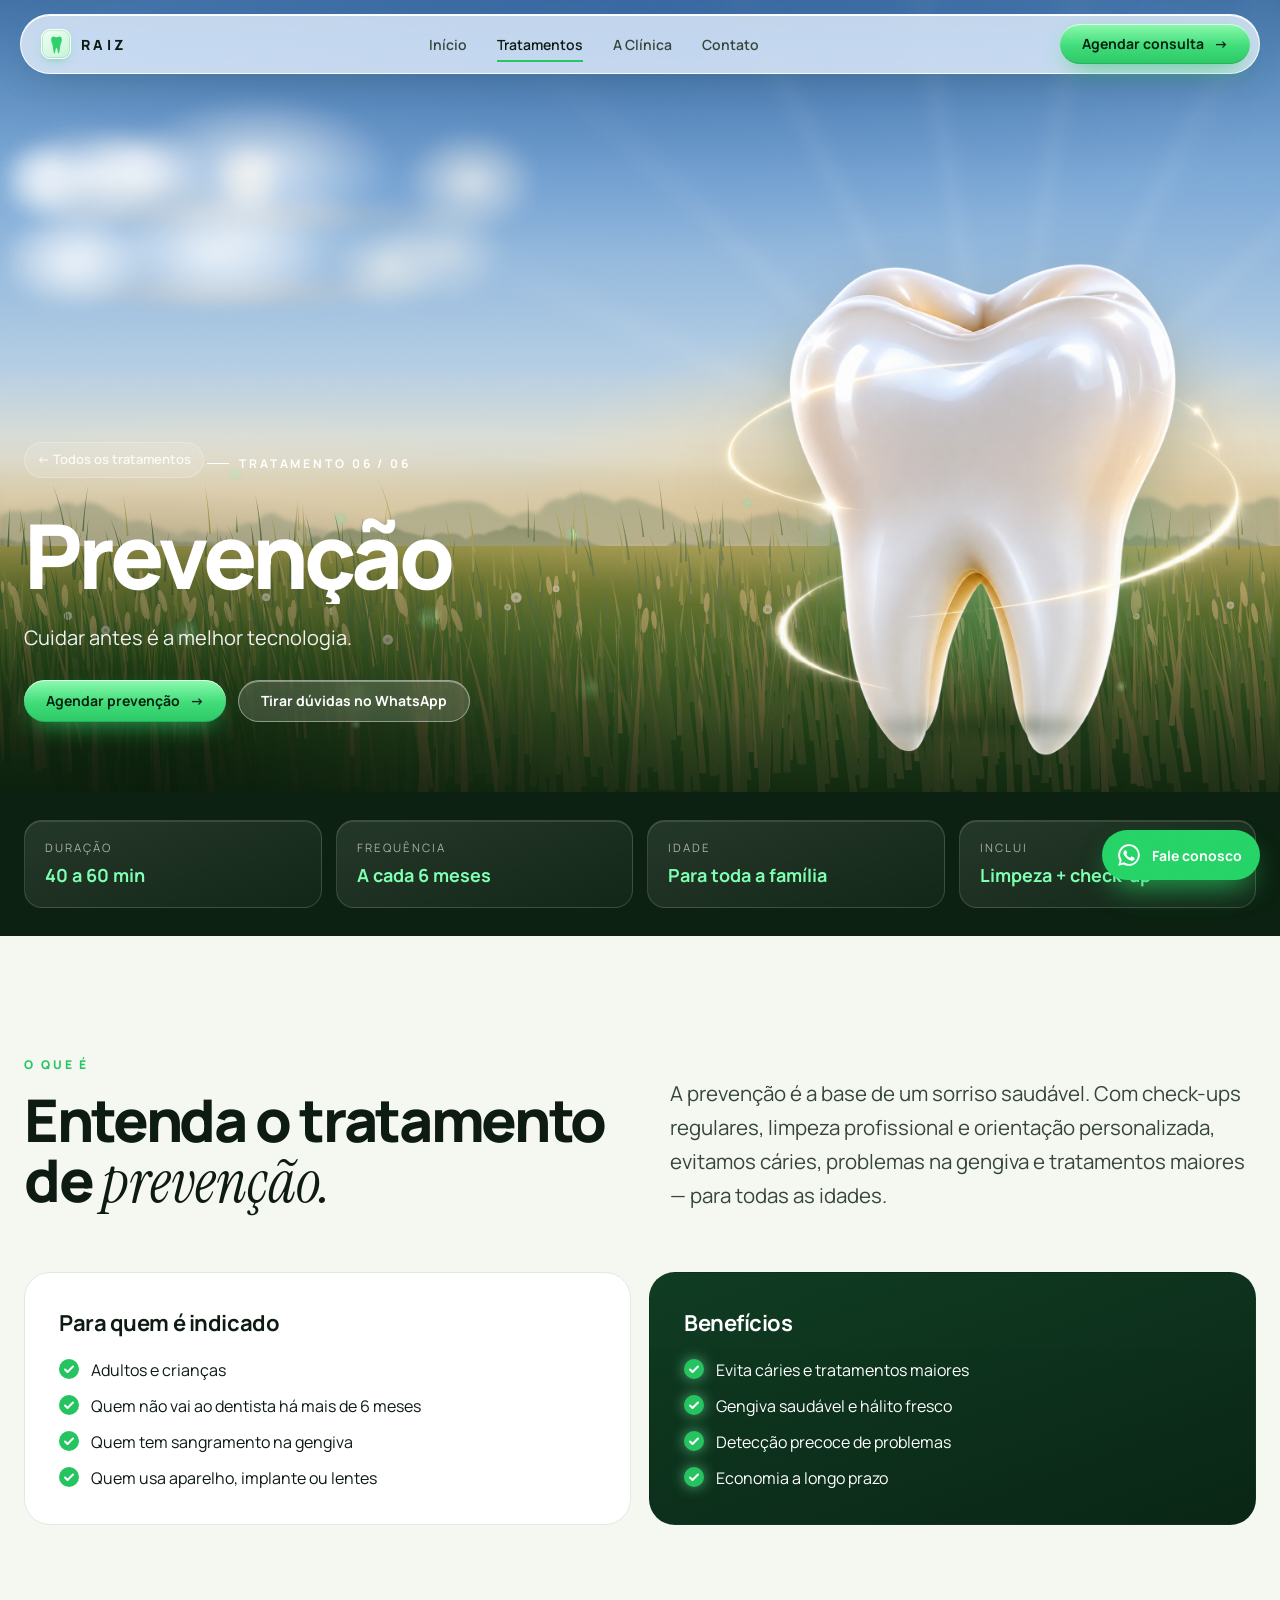
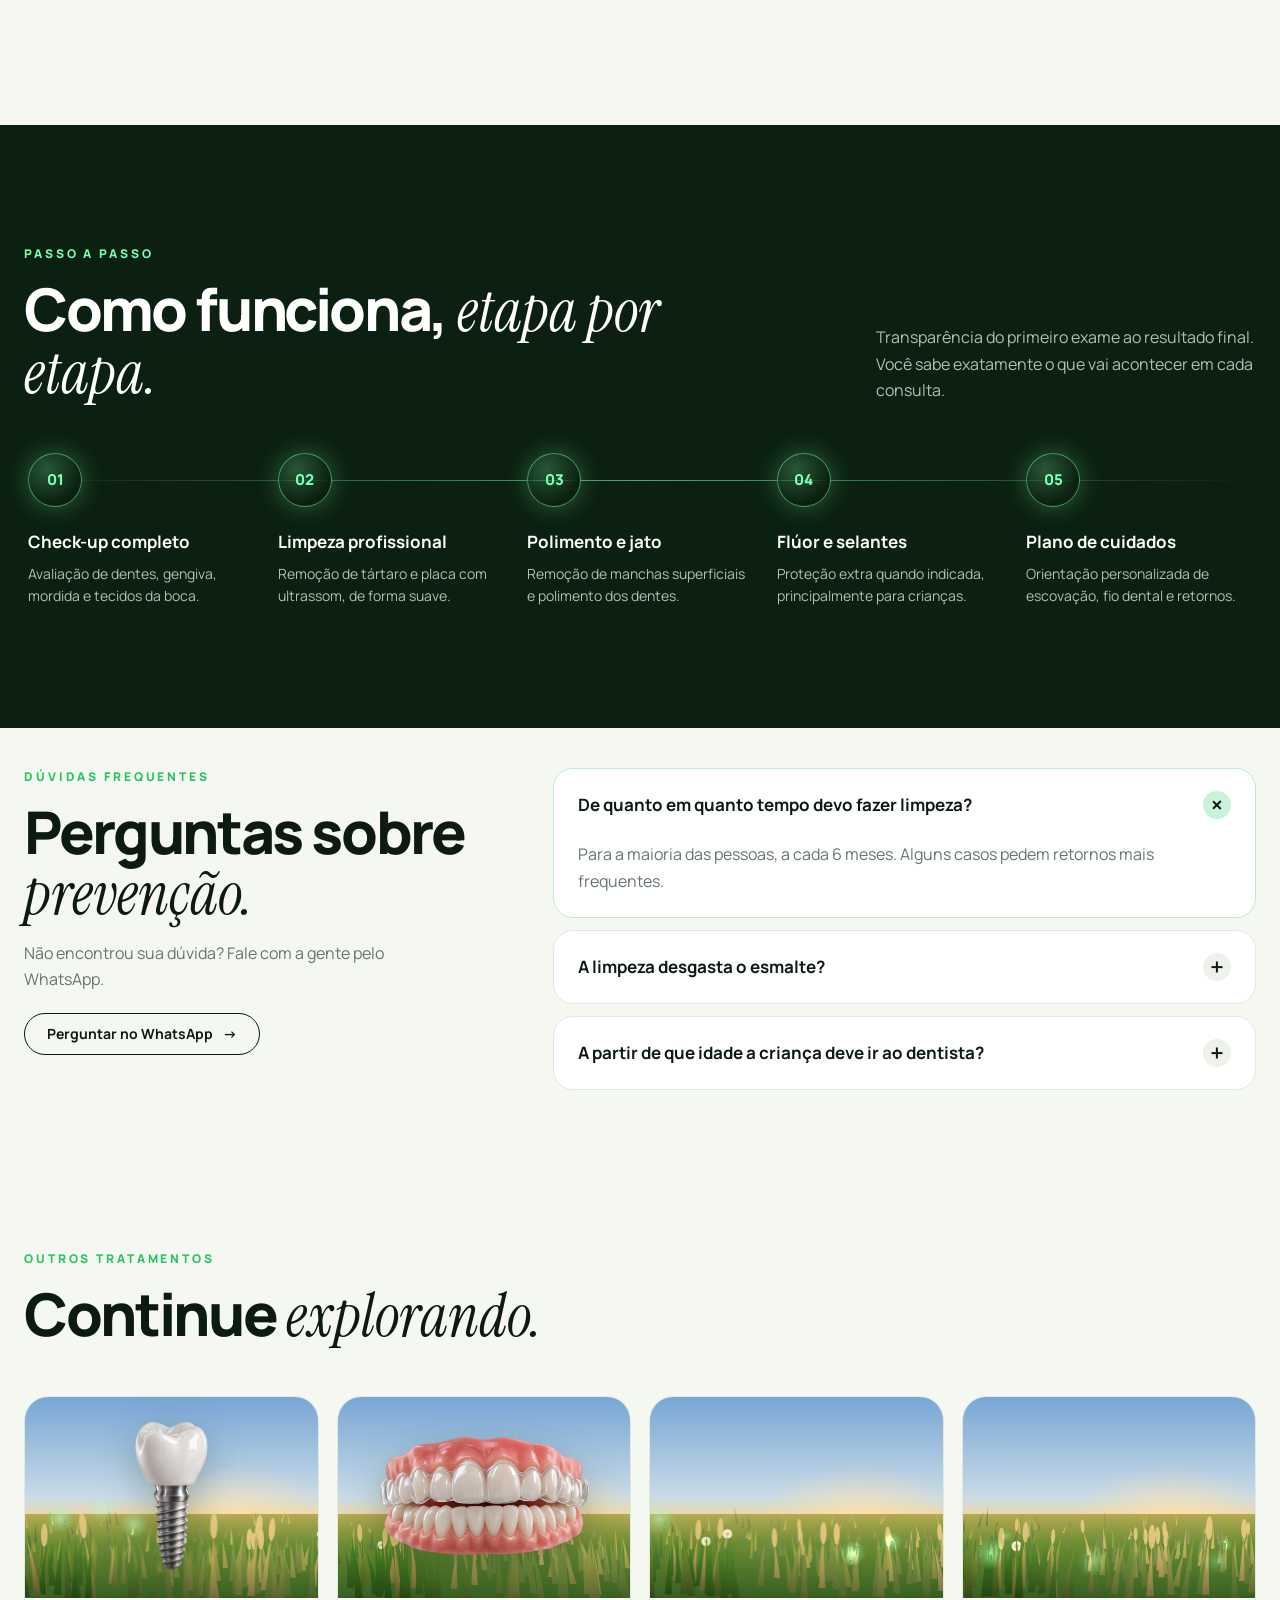
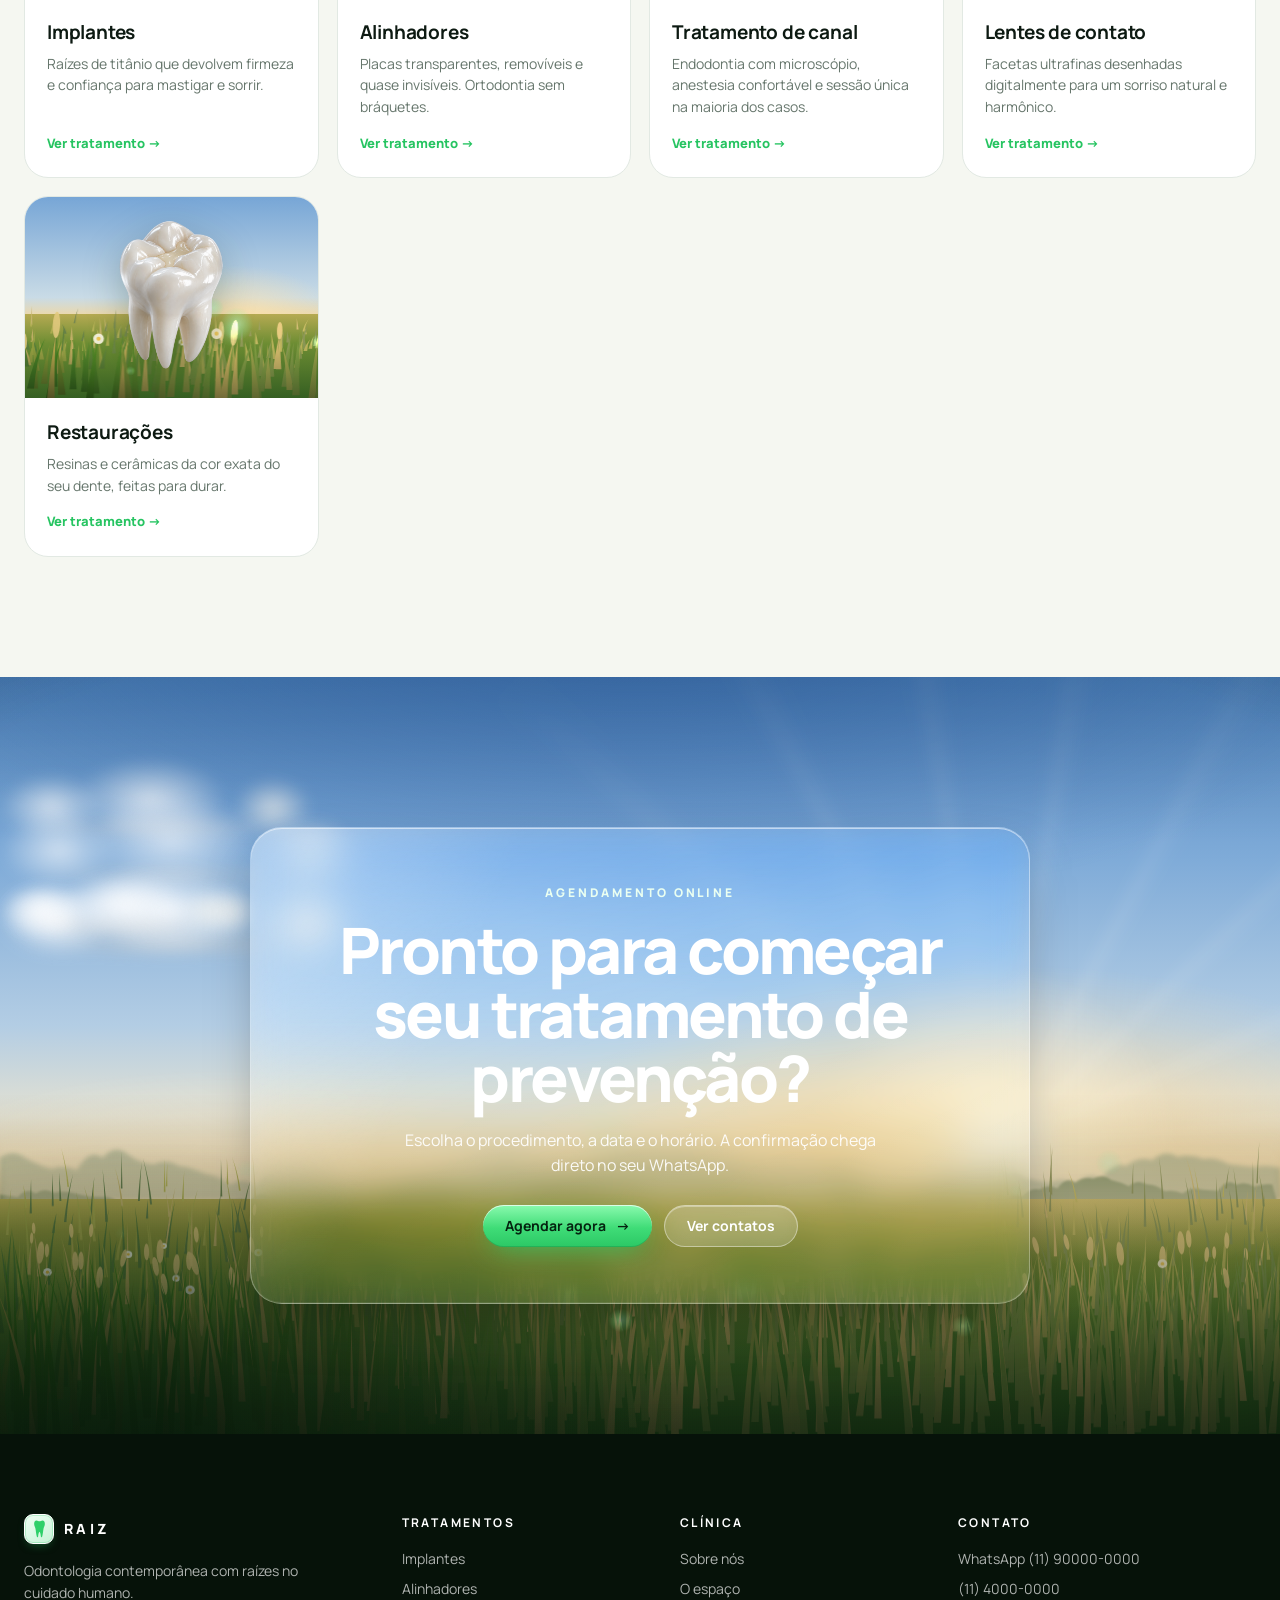
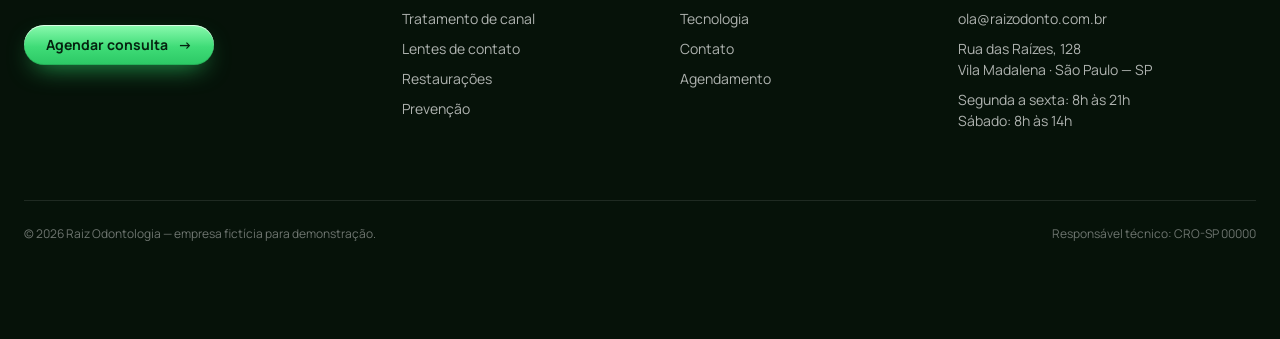
<file: prevencao.html>
<!doctype html>
<html lang="pt-BR">
<head>
<meta charset="utf-8">
<meta name="viewport" content="width=device-width, initial-scale=1">
<title>Prevenção — Raiz Odontologia</title>
<meta name="description" content="Prevenção na Raiz Odontologia: como funciona, etapas, dúvidas frequentes e agendamento online.">
<link rel="preconnect" href="https://fonts.googleapis.com">
<link rel="preconnect" href="https://fonts.gstatic.com" crossorigin>
<link href="https://fonts.googleapis.com/css2?family=Manrope:wght@400;500;600;700;800&family=Instrument+Serif:ital@0;1&display=swap" rel="stylesheet">
<link rel="stylesheet" href="assets/style.css">
</head>
<body data-page="tratamentos">
<main id="treatPage"></main>
<script src="assets/data.js"></script>
<script src="assets/site.js"></script>
<script>RAIZ.renderTreatment('prevencao'); RAIZ.start();</script>
</body>
</html>
</file>
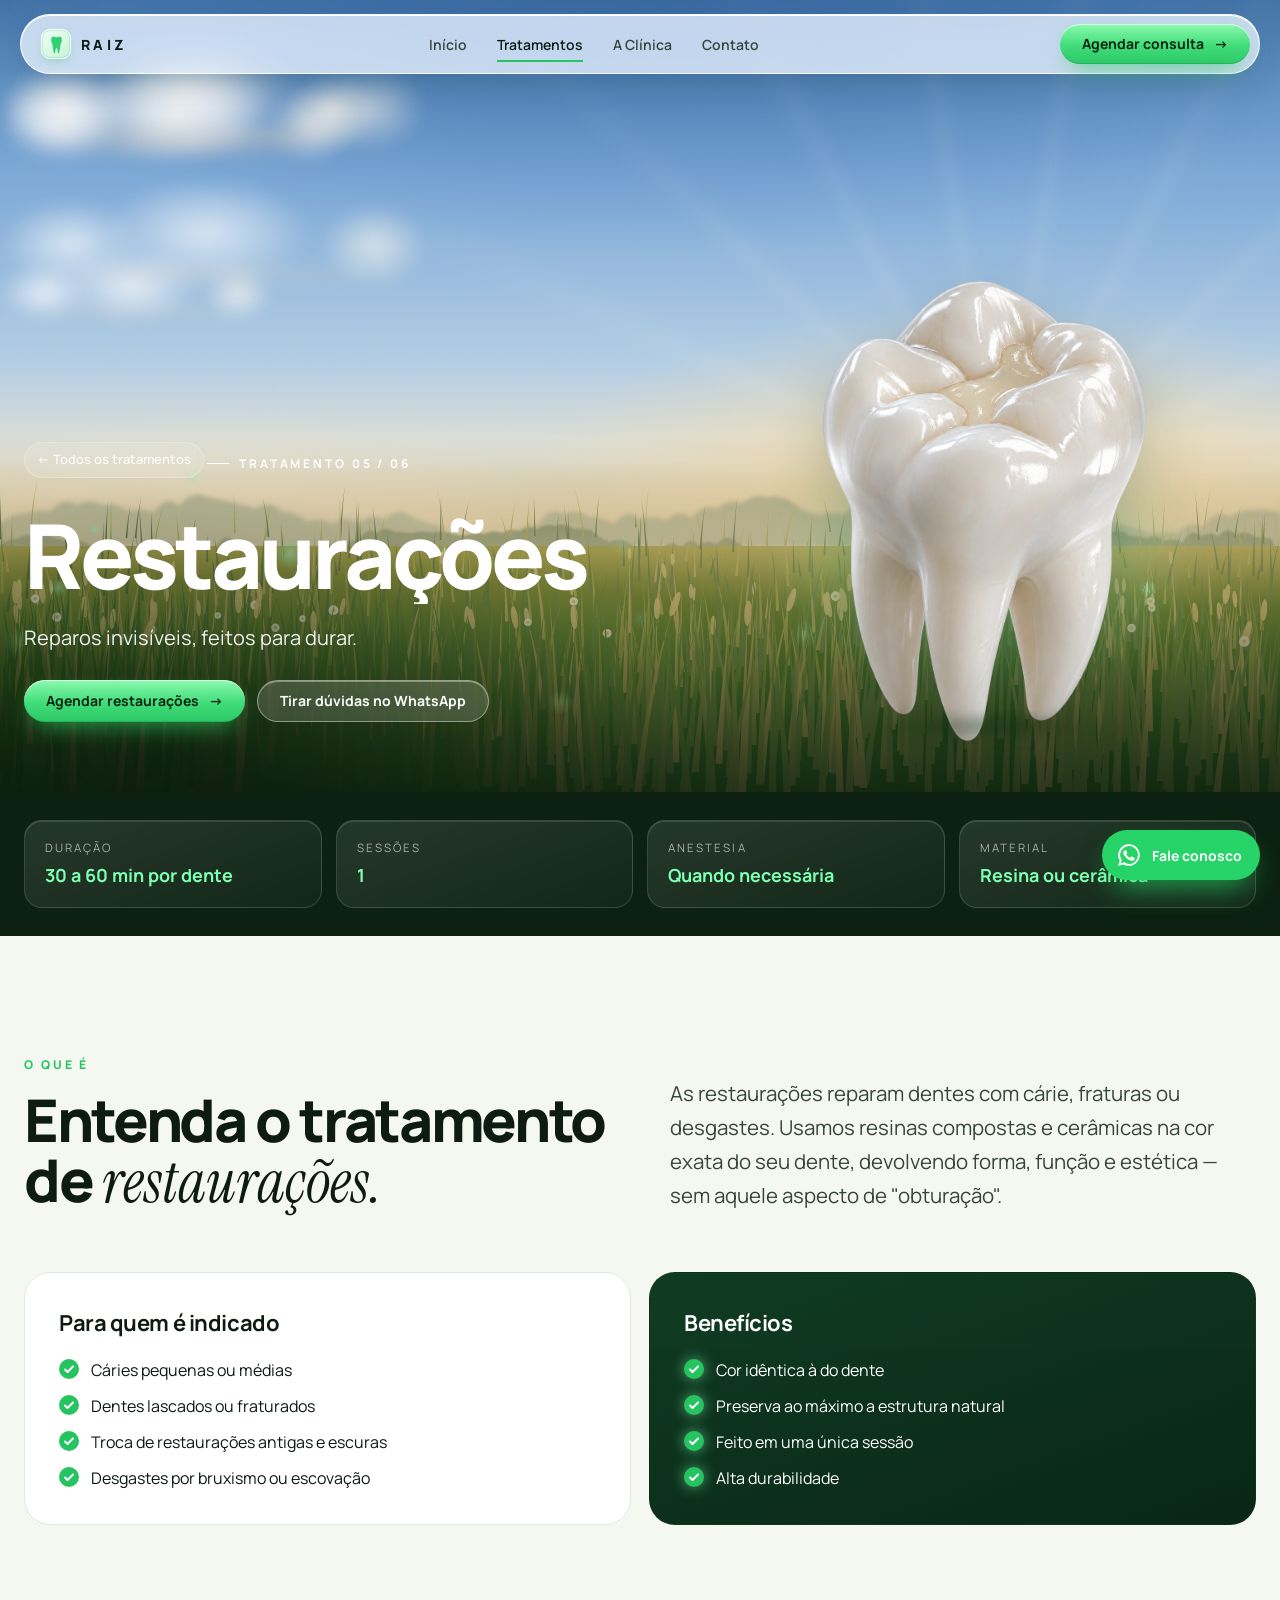
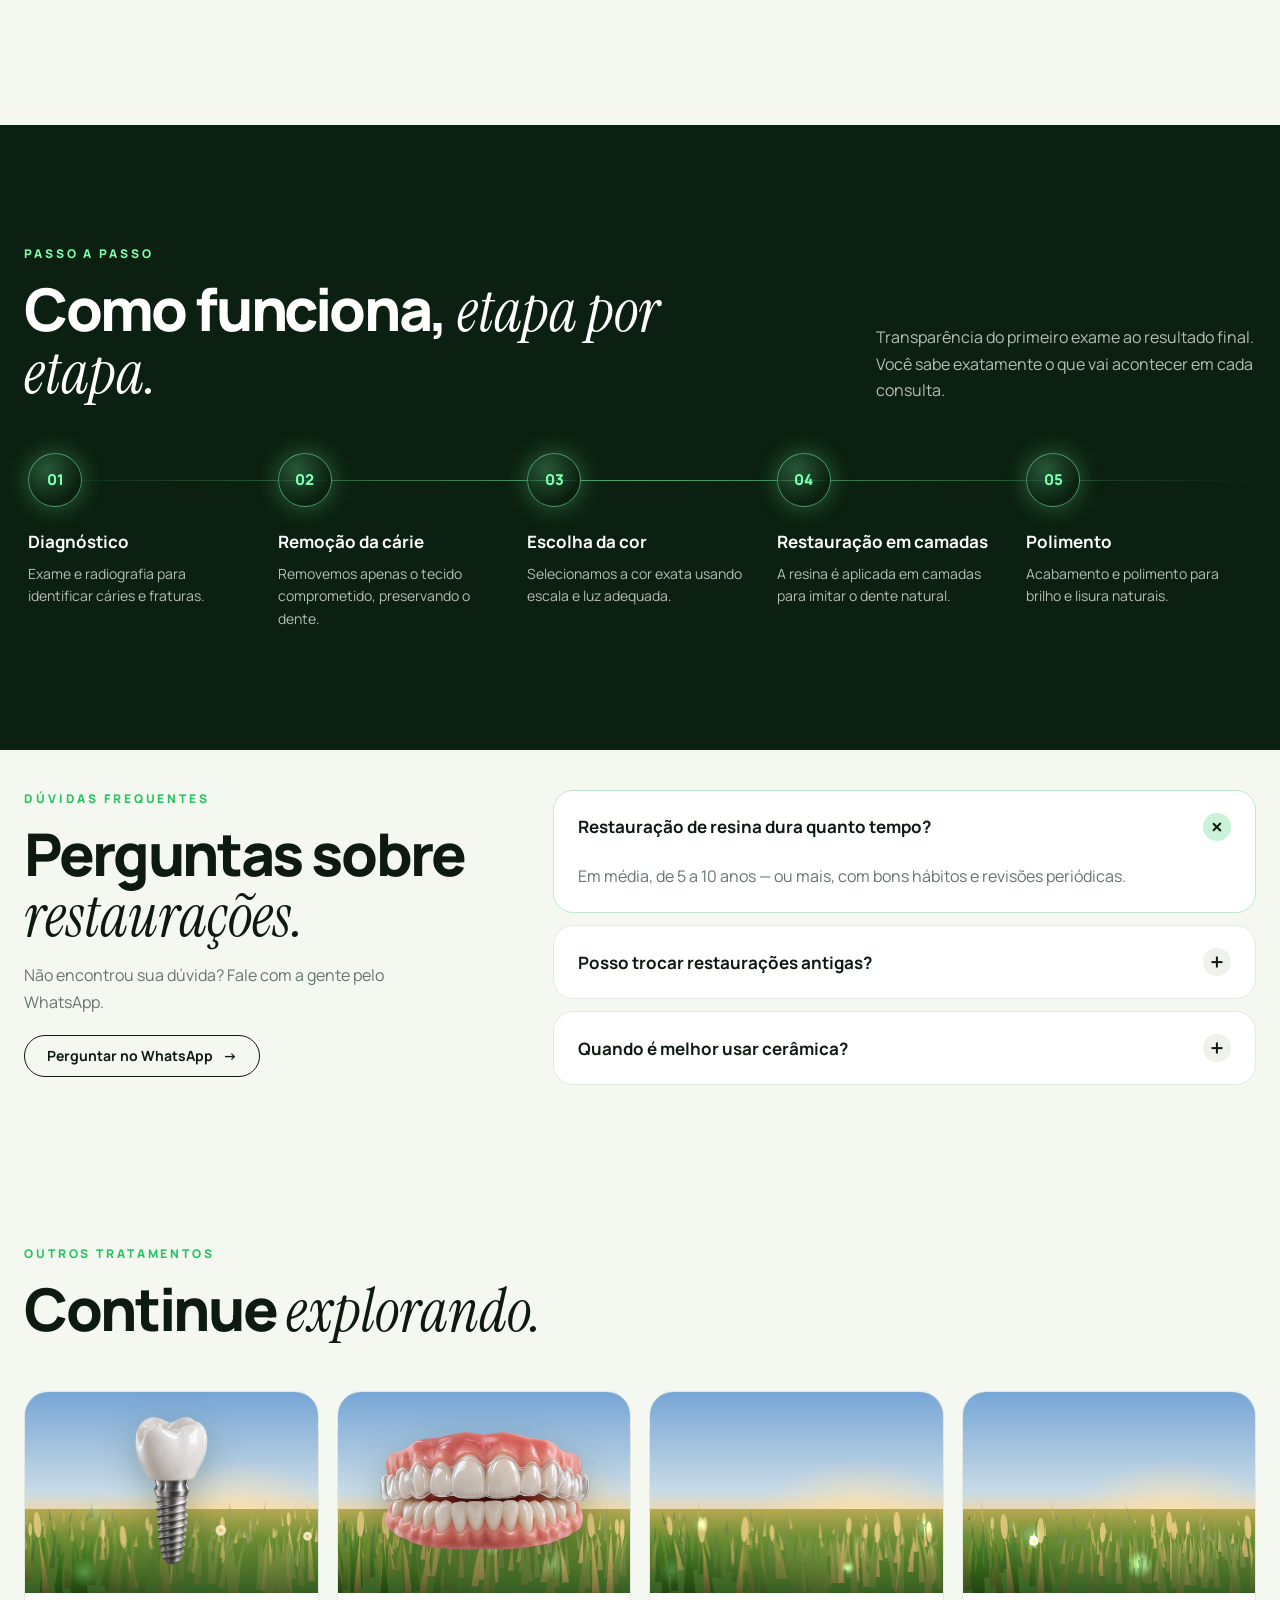
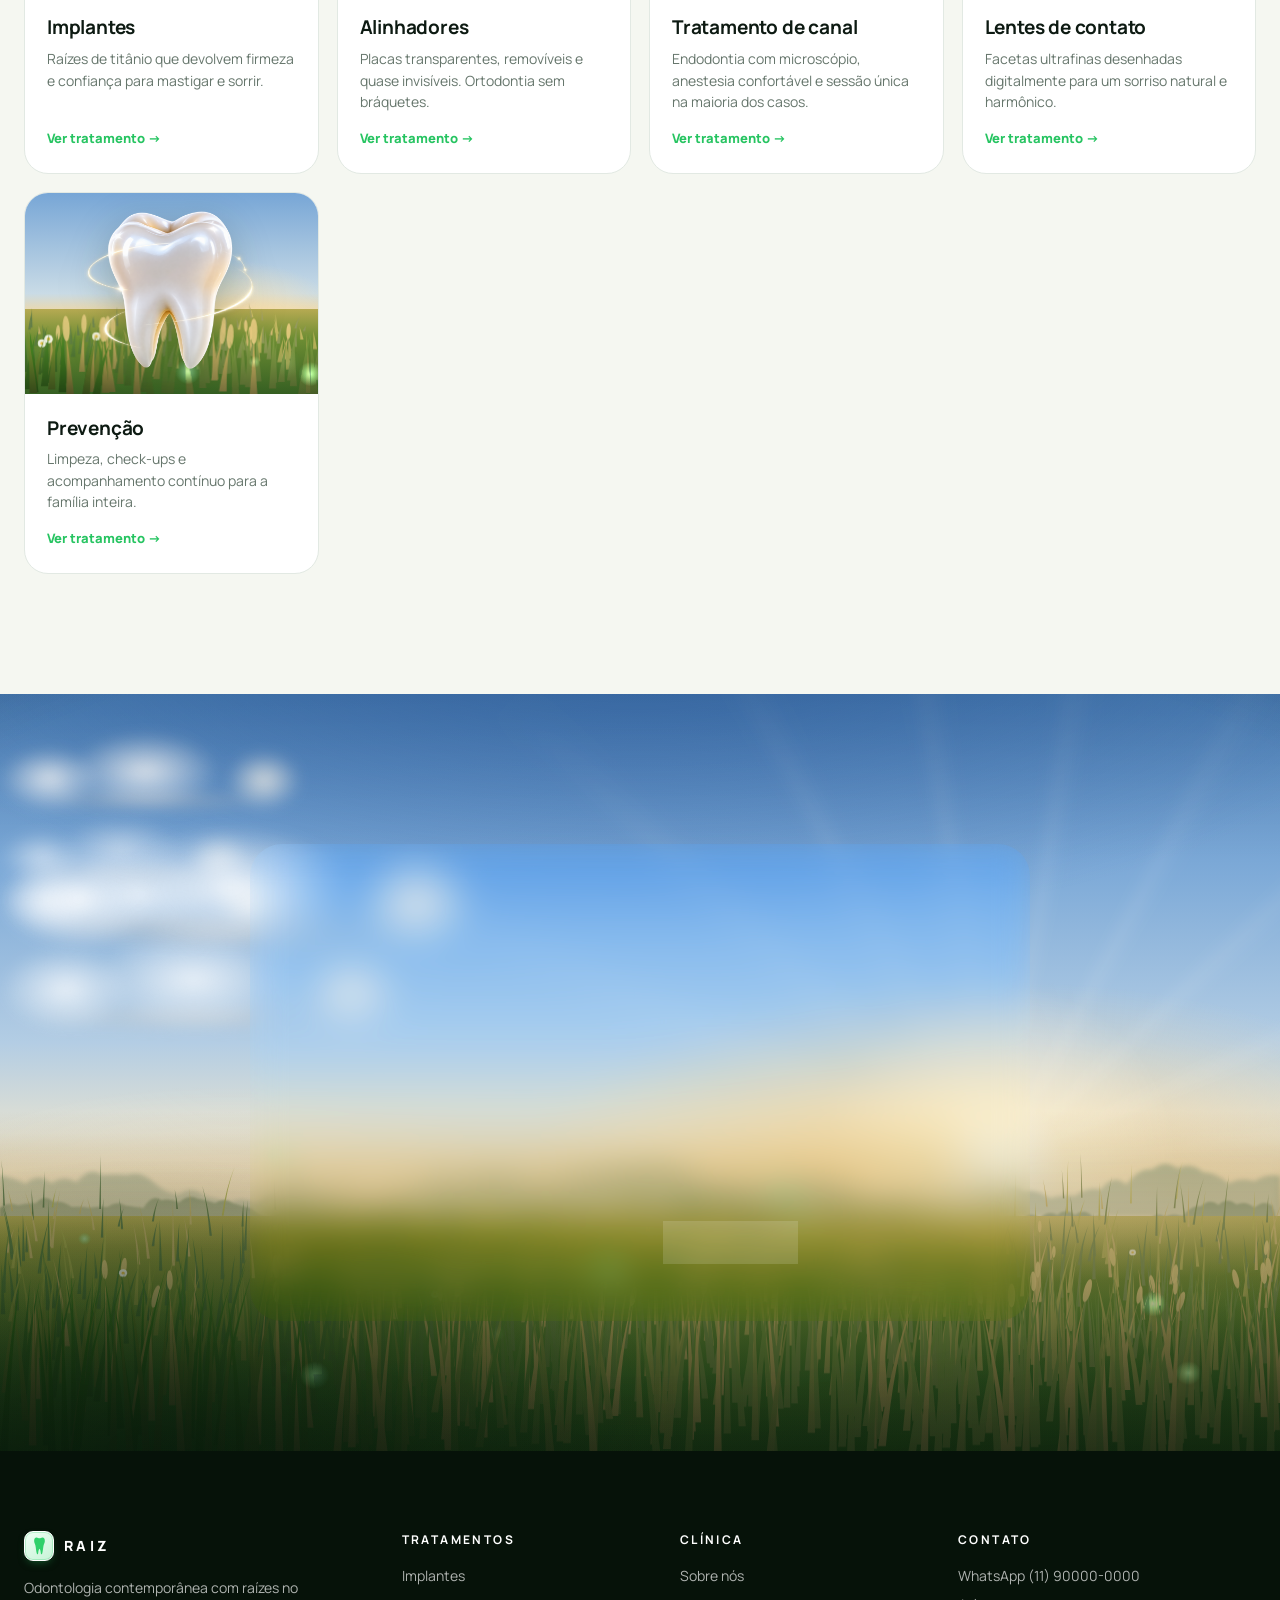
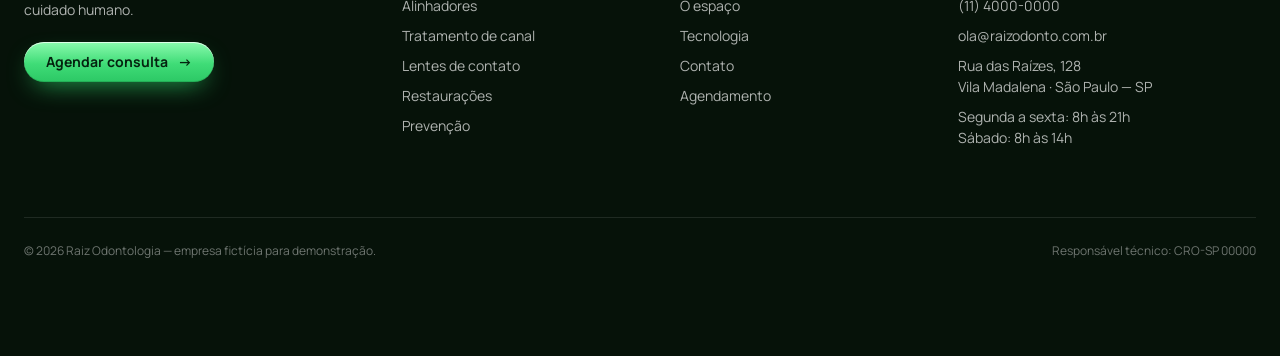
<file: restauracoes.html>
<!doctype html>
<html lang="pt-BR">
<head>
<meta charset="utf-8">
<meta name="viewport" content="width=device-width, initial-scale=1">
<title>Restaurações — Raiz Odontologia</title>
<meta name="description" content="Restaurações na Raiz Odontologia: como funciona, etapas, dúvidas frequentes e agendamento online.">
<link rel="preconnect" href="https://fonts.googleapis.com">
<link rel="preconnect" href="https://fonts.gstatic.com" crossorigin>
<link href="https://fonts.googleapis.com/css2?family=Manrope:wght@400;500;600;700;800&family=Instrument+Serif:ital@0;1&display=swap" rel="stylesheet">
<link rel="stylesheet" href="assets/style.css">
</head>
<body data-page="tratamentos">
<main id="treatPage"></main>
<script src="assets/data.js"></script>
<script src="assets/site.js"></script>
<script>RAIZ.renderTreatment('restauracoes'); RAIZ.start();</script>
</body>
</html>
</file>
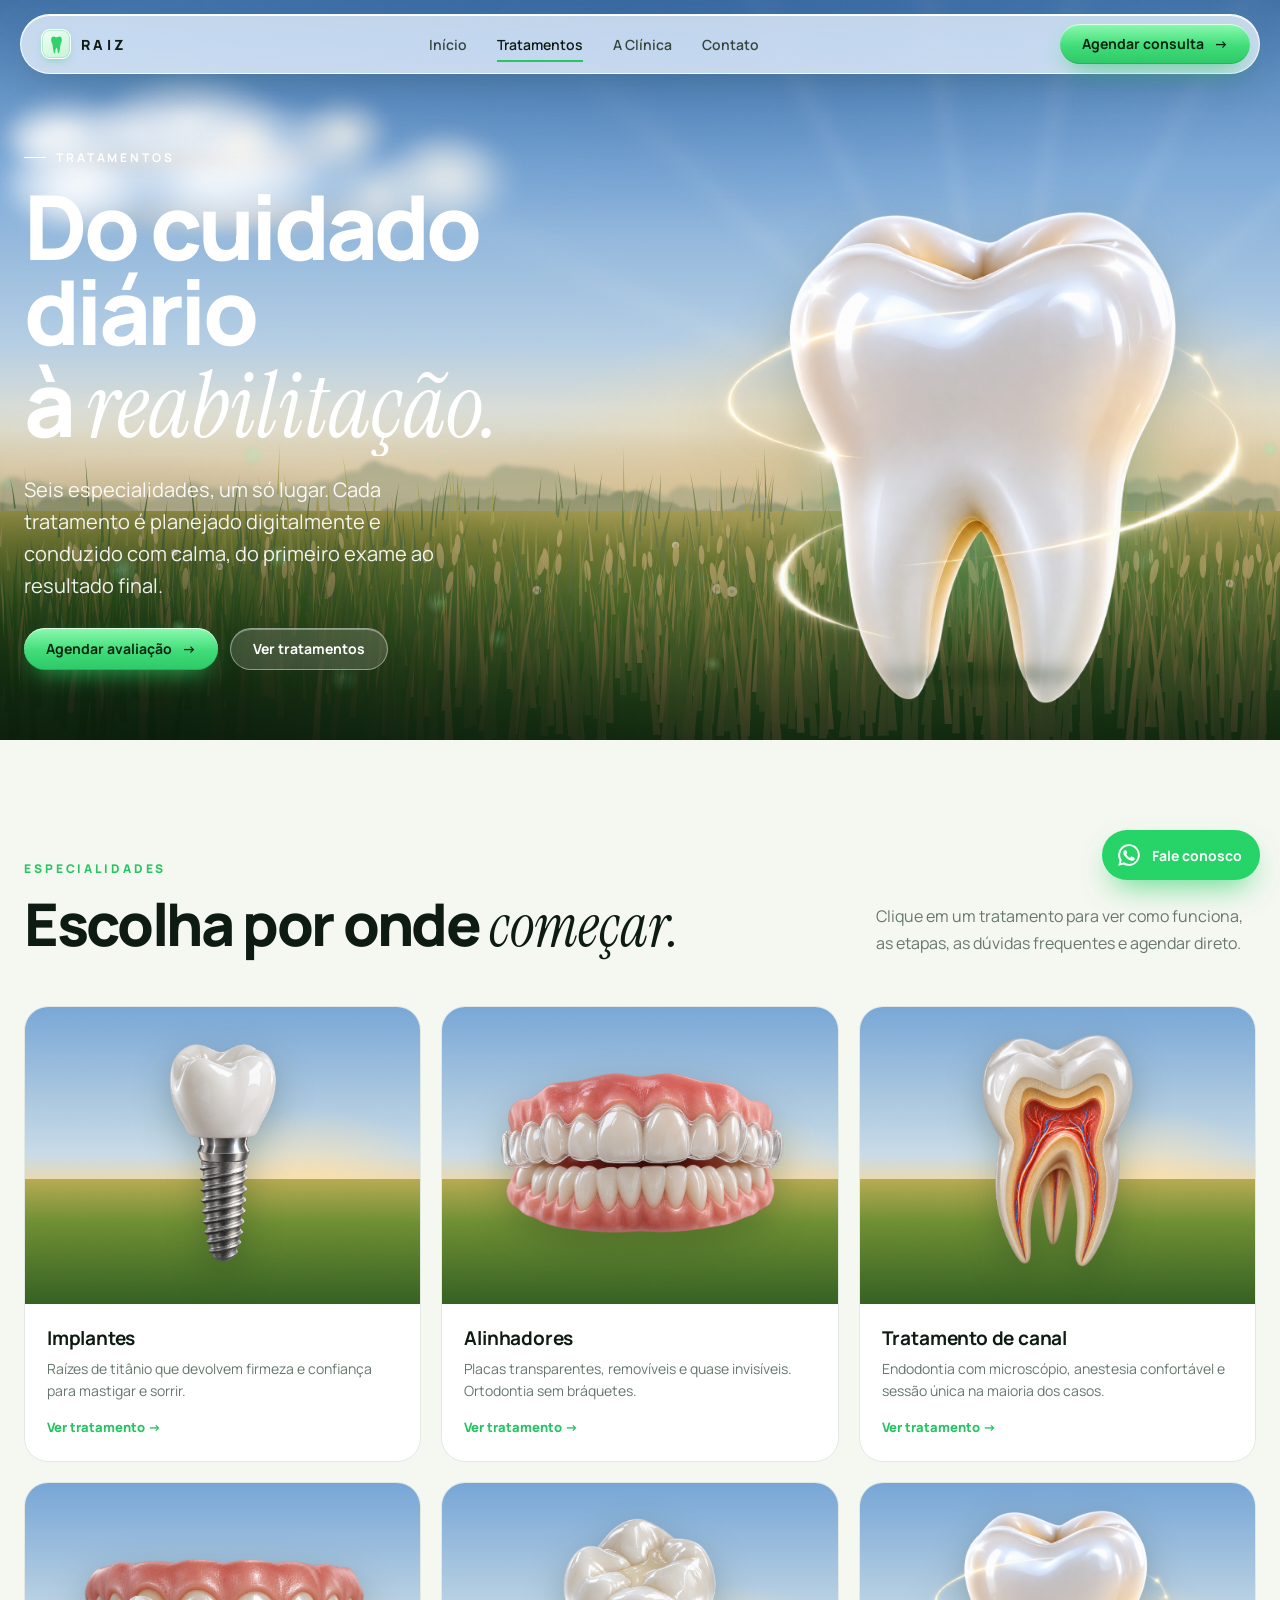
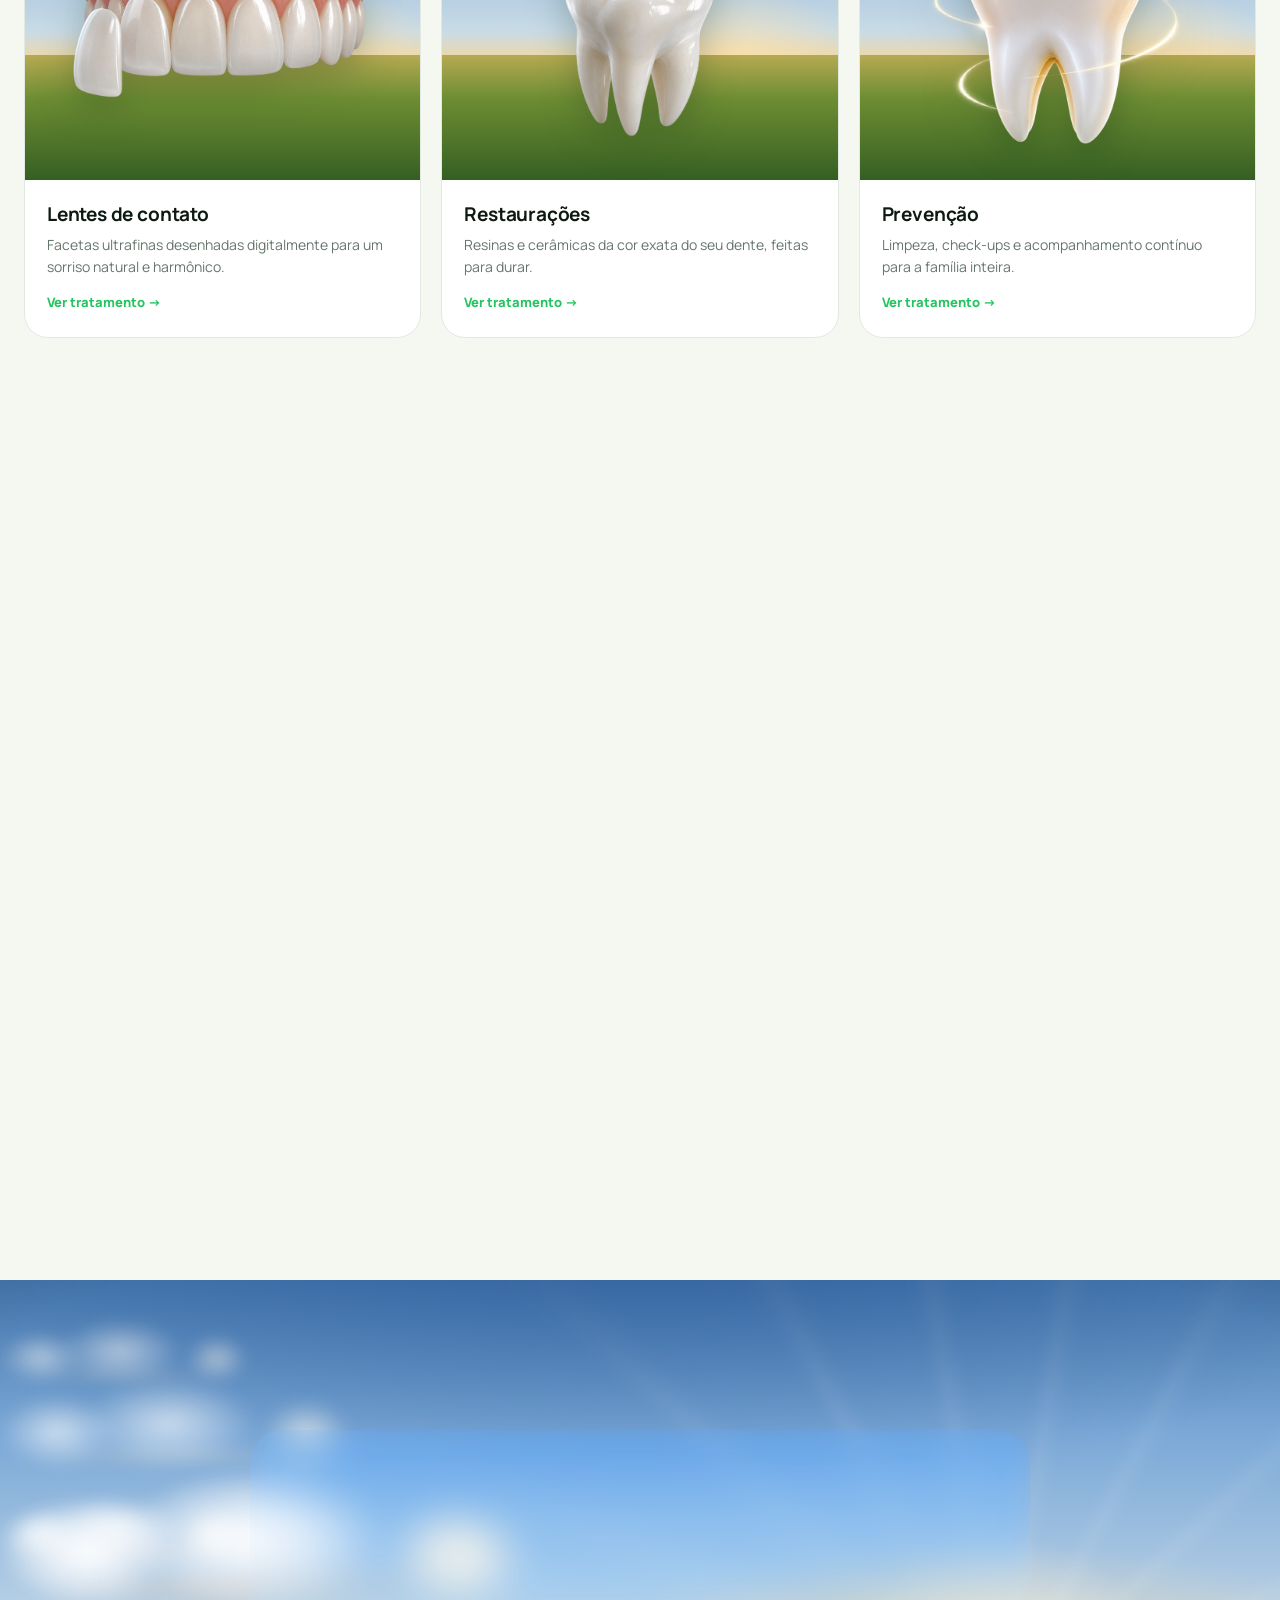
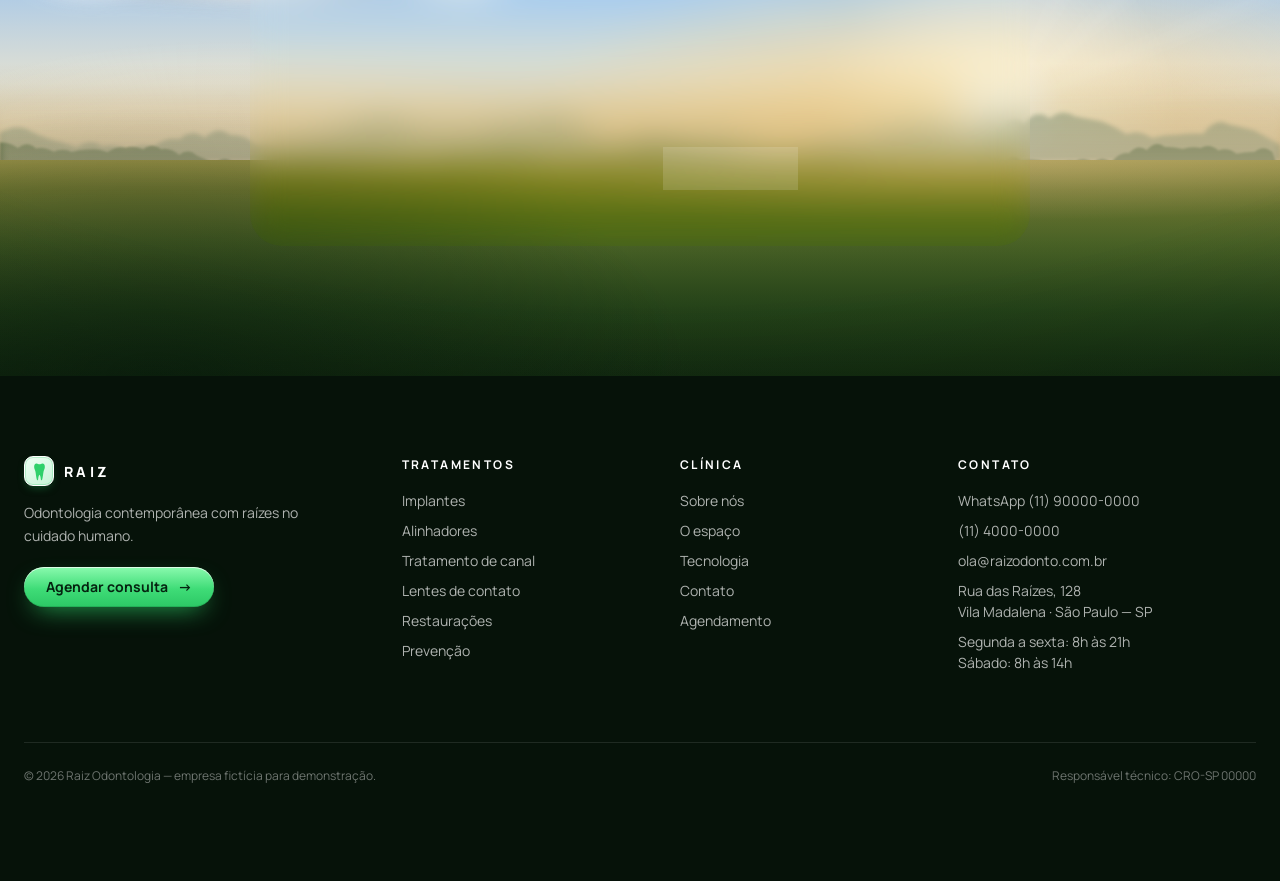
<file: tratamentos.html>
<!doctype html>
<html lang="pt-BR">
<head>
<meta charset="utf-8">
<meta name="viewport" content="width=device-width, initial-scale=1">
<title>Tratamentos — Raiz Odontologia</title>
<meta name="description" content="Conheça todos os tratamentos da Raiz Odontologia: implantes, alinhadores, canal, lentes de contato, restaurações e prevenção.">
<link rel="preconnect" href="https://fonts.googleapis.com">
<link rel="preconnect" href="https://fonts.gstatic.com" crossorigin>
<link href="https://fonts.googleapis.com/css2?family=Manrope:wght@400;500;600;700;800&family=Instrument+Serif:ital@0;1&display=swap" rel="stylesheet">
<link rel="stylesheet" href="assets/style.css">
</head>
<body data-page="tratamentos">
<main>
  <section class="page-hero short" data-scene data-density="1" data-flies="20">
    <div class="wrap page-hero-grid">
      <div class="page-hero-text">
        <span class="eyebrow">Tratamentos</span>
        <h1><span class="line"><span>Do cuidado diário</span></span><span class="line"><span>à <span class="serif">reabilitação.</span></span></span></h1>
        <p class="lead">Seis especialidades, um só lugar. Cada tratamento é planejado digitalmente e conduzido com calma, do primeiro exame ao resultado final.</p>
        <div class="hero-ctas">
          <a href="agendar.html?p=avaliacao" class="btn btn-green">Agendar avaliação <span class="arr">→</span></a>
          <a href="#lista" class="btn btn-glass">Ver tratamentos</a>
        </div>
      </div>
      <div class="page-hero-obj" id="heroObj"><div class="obj-glow"></div><div class="obj-float"></div><div class="obj-shadow"></div></div>
    </div>
  </section>

  <section class="section" id="lista">
    <div class="wrap">
      <div class="sec-head rv">
        <div><span class="kicker">Especialidades</span><h2 class="h2">Escolha por onde <span class="serif">começar.</span></h2></div>
        <p>Clique em um tratamento para ver como funciona, as etapas, as dúvidas frequentes e agendar direto.</p>
      </div>
      <div class="treat-grid" id="grid"></div>
    </div>
  </section>

  <section class="section">
    <div class="wrap">
      <div class="sec-head rv">
        <div><span class="kicker">Guia rápido</span><h2 class="h2">Qual tratamento é <span class="serif">para mim?</span></h2></div>
        <p>Um ponto de partida. Na avaliação, o diagnóstico completo mostra o melhor caminho para o seu caso.</p>
      </div>
      <div class="guide">
        <div class="guide-card rv"><span class="q">Perdi um dente</span><h4>Implantes</h4><p>Repõem a raiz e a coroa com firmeza de dente natural, sem desgastar os vizinhos.</p><a href="implantes.html">Ver implantes →</a></div>
        <div class="guide-card rv" style="transition-delay:.08s"><span class="q">Dentes tortos</span><h4>Alinhadores</h4><p>Placas transparentes e removíveis que alinham o sorriso sem bráquetes.</p><a href="alinhadores.html">Ver alinhadores →</a></div>
        <div class="guide-card rv" style="transition-delay:.16s"><span class="q">Estou com dor</span><h4>Tratamento de canal</h4><p>Alivia a dor e salva o dente, com microscópio e, em geral, em uma sessão.</p><a href="canal.html">Ver canal →</a></div>
        <div class="guide-card rv"><span class="q">Quero mudar o sorriso</span><h4>Lentes de contato</h4><p>Facetas ultrafinas que corrigem cor, forma e tamanho com naturalidade.</p><a href="lentes.html">Ver lentes →</a></div>
        <div class="guide-card rv" style="transition-delay:.08s"><span class="q">Dente lascado ou cárie</span><h4>Restaurações</h4><p>Reparos na cor exata do dente, feitos em uma única sessão.</p><a href="restauracoes.html">Ver restaurações →</a></div>
        <div class="guide-card rv" style="transition-delay:.16s"><span class="q">Só quero cuidar</span><h4>Prevenção</h4><p>Limpeza, check-up e acompanhamento para a família inteira.</p><a href="prevencao.html">Ver prevenção →</a></div>
      </div>
    </div>
  </section>

  <div id="ctaSlot"></div>
</main>
<script src="assets/data.js"></script>
<script src="assets/site.js"></script>
<script>
  (() => {
    const D = RAIZ_DATA, R = RAIZ;
    document.querySelector('#heroObj .obj-float').innerHTML = '<img class="premium-tooth" src="assets/images/hero-premium.png" alt="Dente branco de porcelana" decoding="async">';
    document.getElementById('grid').innerHTML = D.treatments.map(t => R.miniCard(t)).join('');
    document.getElementById('ctaSlot').outerHTML = R.ctaBand('agendar.html');
    R.initDynamic(document);
    R.start();
  })();
</script>
</body>
</html>
</file>
<file: assets/style.css>
/* =========================================================
   Raiz Odontologia — estilos compartilhados
   ========================================================= */
:root{
  --ink:#0d1a12;
  --ink-2:#34443a;
  --muted:#66766c;
  --paper:#f5f7f1;
  --paper-2:#eef2ea;
  --line:#e2e9e3;
  --white:#ffffff;
  --green:#58f08a;
  --green-2:#26c461;
  --green-deep:#0f3b22;
  --forest:#0b2010;
  --glow:#7dffb0;
  --radius:22px;
  --ease:cubic-bezier(.2,.8,.2,1);
  --ease-out:cubic-bezier(.16,1,.3,1);
  --shadow-lg:0 40px 80px -40px rgba(10,40,20,.45);
}
*{box-sizing:border-box;margin:0;padding:0}
html{scroll-behavior:smooth;scroll-padding-top:90px}
body{font-family:"Manrope",system-ui,sans-serif;color:var(--ink);background:var(--paper);-webkit-font-smoothing:antialiased;overflow-x:hidden;line-height:1.5}
body.locked{overflow:hidden}
a{color:inherit;text-decoration:none}
button{font:inherit;cursor:pointer;border:0;background:none;color:inherit}
img,svg{display:block}
.serif{font-family:"Instrument Serif",serif;font-weight:400;font-style:italic;letter-spacing:0}
.wrap{width:min(1240px,100% - 48px);margin-inline:auto}
@media (max-width:600px){.wrap{width:calc(100% - 32px)}}
.muted{color:var(--muted);line-height:1.65}
::selection{background:#bff5d2;color:var(--ink)}

/* granulação de filme — dá textura “fotográfica” */
.grain{position:fixed;inset:-50%;z-index:95;pointer-events:none;opacity:.07;mix-blend-mode:overlay;
  background-image:url("data:image/svg+xml,%3Csvg xmlns='http://www.w3.org/2000/svg' width='220' height='220'%3E%3Cfilter id='n'%3E%3CfeTurbulence type='fractalNoise' baseFrequency='.9' numOctaves='3' stitchTiles='stitch'/%3E%3CfeColorMatrix values='0 0 0 0 .5 0 0 0 0 .5 0 0 0 0 .5 0 0 0 1 0'/%3E%3C/filter%3E%3Crect width='100%25' height='100%25' filter='url(%23n)'/%3E%3C/svg%3E");
  animation:grain 1.2s steps(6) infinite}
@keyframes grain{0%{transform:translate(0,0)}20%{transform:translate(-3%,2%)}40%{transform:translate(2%,-3%)}60%{transform:translate(-2%,-1%)}80%{transform:translate(3%,3%)}100%{transform:translate(0,0)}}

/* ============ BOTÕES ============ */
.btn{display:inline-flex;align-items:center;justify-content:center;gap:10px;padding:13px 22px;border-radius:999px;font-weight:700;font-size:14px;line-height:1;white-space:nowrap;
  transition:transform .3s var(--ease),box-shadow .3s,background .3s,border-color .3s,color .3s}
.btn-green{background:linear-gradient(180deg,#8afaae 0%,#3fdc77 55%,#2cc865 100%);color:#052310;
  box-shadow:0 10px 26px -10px rgba(44,200,101,.9),inset 0 1px 0 rgba(255,255,255,.7),inset 0 -1px 0 rgba(0,80,30,.2)}
.btn-green:hover{transform:translateY(-2px);box-shadow:0 16px 34px -10px rgba(44,200,101,1),inset 0 1px 0 rgba(255,255,255,.7)}
.btn-glass{background:rgba(255,255,255,.14);color:#fff;border:1px solid rgba(255,255,255,.42);backdrop-filter:blur(14px);-webkit-backdrop-filter:blur(14px);box-shadow:inset 0 1px 0 rgba(255,255,255,.35)}
.btn-glass:hover{background:rgba(255,255,255,.26)}
.btn-outline{border:1.5px solid var(--ink);color:var(--ink)}
.btn-outline:hover{background:var(--ink);color:#fff}
.btn .arr{transition:transform .3s var(--ease)}
.btn:hover .arr{transform:translateX(3px)}
.btn[disabled],.btn.disabled{opacity:.45;pointer-events:none;filter:grayscale(.4)}

/* ============ MENU ============ */
.nav{position:fixed;top:14px;left:50%;z-index:60;width:min(1240px,100% - 28px);transform:translate(-50%,-140%);
  display:flex;align-items:center;justify-content:space-between;gap:16px;padding:9px 9px 9px 20px;border-radius:999px;
  background:rgba(255,255,255,.7);backdrop-filter:blur(20px) saturate(1.5);-webkit-backdrop-filter:blur(20px) saturate(1.5);
  border:1px solid rgba(255,255,255,.85);box-shadow:0 10px 40px -14px rgba(10,40,20,.3),inset 0 1px 0 #fff;transition:transform 1s var(--ease-out) .4s,background .3s}
.loaded .nav{transform:translate(-50%,0)}
.nav.scrolled{background:rgba(255,255,255,.86)}
.logo{display:flex;align-items:center;gap:10px;font-weight:800;letter-spacing:.24em;font-size:14px}
.logo-mark{width:30px;height:30px;border-radius:9px;display:grid;place-items:center;background:linear-gradient(145deg,#f0fff5,#c6f3d6);border:1px solid #fff;box-shadow:inset 0 0 0 1px rgba(38,196,97,.25),0 4px 10px -4px rgba(38,196,97,.5)}
.logo-mark svg{width:15px;height:19px}
.nav-links{display:flex;gap:30px;font-size:14px;font-weight:600;color:var(--ink-2)}
.nav-links a{position:relative;padding:4px 0}
.nav-links a::after{content:"";position:absolute;left:0;right:0;bottom:-3px;height:1.5px;background:var(--green-2);transform:scaleX(0);transition:transform .35s var(--ease)}
.nav-links a:hover::after,.nav-links a.active::after{transform:scaleX(1)}
.nav-links a.active{color:var(--ink)}
.nav-right{display:flex;align-items:center;gap:8px}
.menu-btn{display:none;width:44px;height:44px;border-radius:50%;background:#fff;border:1px solid var(--line);position:relative}
.menu-btn span{position:absolute;left:13px;right:13px;height:1.6px;background:var(--ink);transition:transform .35s var(--ease)}
.menu-btn span:first-child{top:18px}.menu-btn span:last-child{top:25px}
.menu-open .menu-btn span:first-child{transform:translateY(3.5px) rotate(45deg)}
.menu-open .menu-btn span:last-child{transform:translateY(-3.5px) rotate(-45deg)}
.drawer{position:fixed;inset:0;z-index:55;background:rgba(245,247,241,.985);backdrop-filter:blur(20px);-webkit-backdrop-filter:blur(20px);
  display:flex;flex-direction:column;justify-content:space-between;padding:110px 24px 36px;opacity:0;pointer-events:none;transition:opacity .4s var(--ease)}
.drawer nav{display:flex;flex-direction:column;gap:6px}
.drawer nav a:not(.btn){font-size:34px;font-weight:800;letter-spacing:-.03em;padding:6px 0;transform:translateY(16px);opacity:0;transition:.5s var(--ease-out)}
.drawer nav .btn{margin-top:18px;align-self:flex-start}
.drawer-foot{color:var(--muted);font-size:14px;line-height:1.6}
.menu-open .drawer{opacity:1;pointer-events:auto}
.menu-open .drawer nav a{transform:none;opacity:1}
.menu-open .drawer nav a:nth-child(2){transition-delay:.05s}.menu-open .drawer nav a:nth-child(3){transition-delay:.1s}.menu-open .drawer nav a:nth-child(4){transition-delay:.15s}
@media (max-width:860px){.nav-links{display:none}.menu-btn{display:block}.nav .btn-green{padding:11px 14px;font-size:13px}}
@media (max-width:420px){.nav .btn-green .arr{display:none}.nav .btn-green{padding:11px 12px}}

/* ============ CENA (céu + campo) ============ */
.scene{position:absolute;inset:0;z-index:-1;overflow:hidden;pointer-events:none}
.sky{position:absolute;inset:0;
  background:
   radial-gradient(55% 40% at 78% 66%,rgba(255,220,160,.85),transparent 70%),
   radial-gradient(40% 26% at 18% 70%,rgba(255,236,205,.5),transparent 70%),
   radial-gradient(90% 60% at 50% -10%,rgba(40,90,160,.55),transparent 70%),
   linear-gradient(180deg,#4f86c2 0%,#7fabd8 24%,#b3cde4 46%,#e3e1d2 58%,#f2d6a2 66%,#e2bf7e 72%);
  transition:transform 2.8s var(--ease-out),filter 2.2s var(--ease-out)}
.home .sky{transform:scale(1.18);filter:blur(6px) brightness(.55)}
.home.loaded .sky{transform:scale(1);filter:none}
.sun{position:absolute;left:78%;top:62%;width:40vmax;height:40vmax;transform:translate(-50%,-50%);border-radius:50%;
  background:radial-gradient(closest-side,rgba(255,252,235,1) 0%,rgba(255,240,200,.85) 6%,rgba(255,224,160,.45) 26%,rgba(255,210,140,0) 70%);mix-blend-mode:screen;animation:breathe 8s ease-in-out infinite}
@keyframes breathe{50%{opacity:.85;transform:translate(-50%,-50%) scale(1.05)}}
.rays{position:absolute;left:78%;top:62%;width:220vmax;height:220vmax;transform:translate(-50%,-50%);opacity:.28;mix-blend-mode:screen;
  background:repeating-conic-gradient(from 0deg,rgba(255,240,200,.0) 0deg 7deg,rgba(255,240,200,.55) 9deg,rgba(255,240,200,0) 12deg 19deg);
  -webkit-mask:radial-gradient(closest-side,#000 0%,rgba(0,0,0,.6) 18%,transparent 48%);mask:radial-gradient(closest-side,#000 0%,rgba(0,0,0,.6) 18%,transparent 48%);
  filter:blur(6px);animation:spin 120s linear infinite}
@keyframes spin{to{transform:translate(-50%,-50%) rotate(360deg)}}
.cloud{position:absolute;left:0;filter:blur(7px);animation:drift linear infinite;
  background:
   radial-gradient(closest-side at 30% 60%,rgba(255,255,255,.95),rgba(255,255,255,0)),
   radial-gradient(closest-side at 55% 42%,rgba(255,255,255,.95),rgba(255,255,255,0)),
   radial-gradient(closest-side at 75% 62%,rgba(255,250,240,.9),rgba(255,255,255,0)),
   radial-gradient(closest-side at 50% 78%,rgba(214,206,196,.55),rgba(255,255,255,0));
  background-size:55% 100%,55% 120%,50% 100%,90% 60%;background-repeat:no-repeat;background-position:0 0,40% 0,100% 0,50% 100%}
@keyframes drift{from{transform:translateX(-50vw)}to{transform:translateX(110vw)}}
.treeline{position:absolute;left:0;width:100%;height:9%}
.treeline.far{bottom:31%;fill:#6f8a6a;opacity:.45;filter:blur(2.2px)}
.treeline.near{bottom:29%;fill:#3f5d2b;opacity:.65;filter:blur(1.2px)}
.haze{position:absolute;left:0;right:0;bottom:24%;height:16%;background:linear-gradient(180deg,transparent,rgba(255,236,200,.55) 55%,transparent);filter:blur(4px)}
.field-far{position:absolute;left:0;right:0;bottom:0;height:31%;
  background:
   radial-gradient(60% 40% at 78% 0%,rgba(255,220,150,.55),transparent 70%),
   linear-gradient(180deg,#b9ad55 0%,#94983f 14%,#6d8a34 38%,#3f6a25 70%,#284d18 100%)}
.scene canvas.grass{position:absolute;left:0;right:0;bottom:0;width:100%;height:48%}
.scene-vignette{position:absolute;inset:0;background:
  radial-gradient(60% 55% at 12% 100%,rgba(5,22,10,.55),transparent 70%),
  radial-gradient(120% 90% at 50% 40%,transparent 55%,rgba(5,20,10,.35)),
  linear-gradient(180deg,rgba(0,0,0,.1),transparent 22%,transparent 55%,rgba(5,20,10,.6))}

/* ============ ABERTURA ============ */
#intro{position:fixed;inset:0;z-index:100;background:radial-gradient(60% 60% at 50% 45%,#0c2215,#040b07);display:grid;place-items:center;overflow:hidden;
  transition:clip-path 1.3s var(--ease-out);clip-path:inset(0 0 0 0)}
#intro.out{clip-path:inset(0 0 100% 0)}
#intro.gone{display:none}
.intro-core{display:flex;flex-direction:column;align-items:center;gap:26px}
.intro-tooth{width:92px;height:120px;overflow:visible}
.intro-tooth .outline{fill:none;stroke:rgba(255,255,255,.85);stroke-width:2;stroke-dasharray:900;stroke-dashoffset:900;animation:draw 1.6s .15s var(--ease) forwards}
.intro-tooth .vein{fill:none;stroke:var(--glow);stroke-width:2.2;stroke-linecap:round;stroke-dasharray:400;stroke-dashoffset:400;filter:url(#glow);animation:draw 1.4s .7s var(--ease) forwards}
@keyframes draw{to{stroke-dashoffset:0}}
.intro-word{display:flex;gap:.08em;font-weight:800;font-size:clamp(28px,5vw,44px);letter-spacing:.32em;color:#fff;padding-left:.32em}
.intro-word span{display:inline-block;opacity:0;transform:translateY(60%);filter:blur(8px);animation:rise .9s var(--ease-out) forwards}
.intro-word span:nth-child(1){animation-delay:.9s}.intro-word span:nth-child(2){animation-delay:.98s}.intro-word span:nth-child(3){animation-delay:1.06s}.intro-word span:nth-child(4){animation-delay:1.14s}
@keyframes rise{to{opacity:1;transform:none;filter:none}}
.intro-bar{width:180px;height:1px;background:rgba(255,255,255,.12);position:relative;overflow:hidden}
.intro-bar i{position:absolute;inset:0;background:linear-gradient(90deg,transparent,var(--green));transform:scaleX(0);transform-origin:left;animation:fill 2.4s .2s var(--ease) forwards}
@keyframes fill{to{transform:scaleX(1)}}
.intro-meta{display:flex;justify-content:space-between;width:180px;font-size:11px;letter-spacing:.2em;color:rgba(255,255,255,.45);text-transform:uppercase}
.intro-skip{position:absolute;bottom:28px;right:28px;font-size:12px;letter-spacing:.18em;text-transform:uppercase;color:rgba(255,255,255,.55);padding:9px 14px;border-radius:99px;border:1px solid rgba(255,255,255,.18)}
.intro-skip:hover{color:#fff;border-color:rgba(255,255,255,.45)}

/* ============ HERO (home) ============ */
.hero{position:relative;height:100svh;min-height:660px;overflow:hidden;color:#fff;isolation:isolate}
.tooth-stage{position:absolute;left:72%;top:50%;width:min(27vw,360px);aspect-ratio:200/260;transform:translate(-50%,-50%);z-index:1;pointer-events:none}
.tooth-float{position:relative;width:100%;height:100%;animation:float 6s ease-in-out infinite}
@keyframes float{50%{transform:translateY(-14px) rotate(-1.2deg)}}
.tooth-svg{width:100%;height:100%;overflow:visible;opacity:0;transform:scale(.85) translateY(30px);filter:blur(10px) drop-shadow(0 30px 40px rgba(0,30,10,.35));
  transition:opacity 1.6s var(--ease-out) .5s,transform 2s var(--ease-out) .5s,filter 1.6s var(--ease-out) .5s}
.loaded .tooth-svg{opacity:1;transform:none;filter:drop-shadow(0 30px 40px rgba(0,30,10,.35))}
.tooth-svg .veins path{stroke-dasharray:520;stroke-dashoffset:520}
.loaded .tooth-svg .veins path{animation:draw 2.4s var(--ease) 1.2s forwards}
.tooth-svg .pulse path{stroke-dasharray:18 500;stroke-dashoffset:520;opacity:0}
.loaded .tooth-svg .pulse path{animation:pulse 3.6s linear 3.4s infinite}
@keyframes pulse{0%{stroke-dashoffset:520;opacity:0}8%{opacity:1}85%{opacity:1}100%{stroke-dashoffset:0;opacity:0}}
.tooth-halo{position:absolute;left:50%;top:58%;width:150%;aspect-ratio:1;transform:translate(-50%,-50%);border-radius:50%;
  background:radial-gradient(closest-side,rgba(125,255,176,.32),rgba(125,255,176,0));filter:blur(14px);opacity:0;transition:opacity 2s 2s}
.loaded .tooth-halo{opacity:1}
.tooth-shadow{position:absolute;left:50%;bottom:-16%;width:70%;height:9%;transform:translateX(-50%);border-radius:50%;
  background:radial-gradient(closest-side,rgba(10,40,15,.45),transparent);filter:blur(6px);animation:shadow 6s ease-in-out infinite}
@keyframes shadow{50%{transform:translateX(-50%) scale(.86);opacity:.7}}
.hero-content{position:absolute;left:0;right:0;bottom:clamp(36px,8vh,90px);z-index:2}
.eyebrow{display:inline-flex;align-items:center;gap:10px;font-size:12px;letter-spacing:.24em;text-transform:uppercase;font-weight:700;opacity:.92}
.eyebrow::before{content:"";width:22px;height:1px;background:currentColor}
.hero h1{font-size:clamp(42px,6.6vw,100px);line-height:.94;font-weight:800;letter-spacing:-.04em;margin:18px 0 22px;max-width:58%}
.line{display:block;overflow:hidden;padding-bottom:.08em}
.line>span{display:inline-block;transform:translateY(110%);transition:transform 1.3s var(--ease-out)}
.loaded .line>span{transform:none}
.loaded .home-hero .line:nth-child(1)>span{transition-delay:1s}
.loaded .home-hero .line:nth-child(2)>span{transition-delay:1.15s}
.hero-row{display:flex;flex-wrap:wrap;align-items:flex-end;justify-content:space-between;gap:24px}
.lead{max-width:440px;font-size:16.5px;line-height:1.6;color:rgba(255,255,255,.92)}
.fade-up{opacity:0;transform:translateY(24px);transition:opacity 1s var(--ease-out),transform 1s var(--ease-out)}
.loaded .fade-up{opacity:1;transform:none}
.loaded .home-hero .d1{transition-delay:1.4s}.loaded .home-hero .d2{transition-delay:1.55s}.loaded .home-hero .d3{transition-delay:1.7s}
.hero-ctas{display:flex;gap:12px;flex-wrap:wrap;margin-top:26px}
.scroll-cue{display:flex;align-items:center;gap:12px;font-size:12px;letter-spacing:.2em;text-transform:uppercase;color:rgba(255,255,255,.85)}
.scroll-cue .mouse{width:22px;height:34px;border:1.5px solid rgba(255,255,255,.7);border-radius:12px;position:relative}
.scroll-cue .mouse::after{content:"";position:absolute;left:50%;top:7px;width:3px;height:7px;border-radius:2px;background:#fff;transform:translateX(-50%);animation:wheel 1.8s ease-in-out infinite}
@keyframes wheel{0%{opacity:0;transform:translate(-50%,-3px)}40%{opacity:1}100%{opacity:0;transform:translate(-50%,10px)}}
@media (max-width:860px){.tooth-stage{left:50%;top:31%;width:min(50vw,230px)}.hero h1{max-width:none}.scroll-cue{display:none}}

/* ============ VIDRO ============ */
.glass{position:relative;background:linear-gradient(155deg,rgba(255,255,255,.26),rgba(255,255,255,.07) 45%,rgba(255,255,255,.12));
  border:1px solid rgba(255,255,255,.32);backdrop-filter:blur(16px) saturate(1.4);-webkit-backdrop-filter:blur(16px) saturate(1.4);border-radius:var(--radius);
  box-shadow:inset 0 1px 0 rgba(255,255,255,.55),inset 0 -1px 0 rgba(255,255,255,.08),0 24px 60px -24px rgba(0,0,0,.5)}
.glass::before{content:"";position:absolute;inset:0;border-radius:inherit;pointer-events:none;
  background:linear-gradient(115deg,rgba(255,255,255,.22) 0%,rgba(255,255,255,0) 28%)}
.glass-dark{background:linear-gradient(160deg,rgba(255,255,255,.1),rgba(255,255,255,.03));border:1px solid rgba(255,255,255,.14);border-radius:18px;
  box-shadow:inset 0 1px 0 rgba(255,255,255,.12)}

/* ============ NÚMEROS ============ */
.stats{position:relative;padding:130px 0;overflow:hidden;color:#fff;isolation:isolate;background:linear-gradient(180deg,#2f5b1f,#173a16 55%,#0e2a12)}
.stats .scene .sky{background:linear-gradient(180deg,#1b3d1a,#2f5b1f 60%,#3d6b24)}
.stats .scene .sun,.stats .scene .rays,.stats .scene .cloud,.stats .scene .treeline,.stats .scene .haze{display:none}
.stats .scene .field-far{height:100%;background:radial-gradient(70% 60% at 50% 0%,rgba(255,220,150,.28),transparent 70%),linear-gradient(180deg,#244b18,#12301a)}
.stats .scene canvas.grass{height:80%;opacity:.85}
.stats-head{text-align:center;max-width:740px;margin:0 auto 56px}
.stats-head h2{font-size:clamp(32px,4.6vw,60px);line-height:1.02;letter-spacing:-.035em;font-weight:800}
.stats-head p{margin-top:16px;color:rgba(255,255,255,.78);line-height:1.65}
.stat-grid{display:grid;grid-template-columns:repeat(3,1fr);gap:18px;max-width:940px;margin:0 auto}
.stat{padding:32px 24px;text-align:center;overflow:hidden}
.stat::after{content:"";position:absolute;inset:-1px;border-radius:inherit;padding:1px;background:linear-gradient(140deg,rgba(125,255,176,.85),transparent 40%,transparent 60%,rgba(125,255,176,.5));
  -webkit-mask:linear-gradient(#000 0 0) content-box,linear-gradient(#000 0 0);-webkit-mask-composite:xor;mask-composite:exclude;opacity:.75;pointer-events:none}
.stat b{display:block;font-size:clamp(42px,5vw,64px);font-weight:800;letter-spacing:-.045em;color:var(--glow);text-shadow:0 0 34px rgba(125,255,176,.55)}
.stat span{display:block;margin-top:6px;font-size:12.5px;letter-spacing:.16em;text-transform:uppercase;color:rgba(255,255,255,.82)}
@media (max-width:700px){.stat-grid{grid-template-columns:1fr}}

/* ============ CARROSSEL DE TRATAMENTOS ============ */
.treat{position:relative;height:420vh;background:var(--forest)}
.treat-sticky{position:sticky;top:0;height:100svh;overflow:hidden;display:flex;flex-direction:column;justify-content:center;
  background:radial-gradient(80% 60% at 50% 115%,#2c5a1d,transparent 60%),linear-gradient(180deg,#0e2a12,#0a1e0f)}
.treat-head{display:flex;justify-content:space-between;align-items:flex-end;gap:24px;margin-bottom:34px;color:#fff}
.treat-head h2{font-size:clamp(30px,4.6vw,62px);line-height:1;letter-spacing:-.035em;font-weight:800;max-width:660px}
.treat-head p{max-width:330px;color:rgba(255,255,255,.72);line-height:1.6;font-size:15px}
.progress{height:2px;background:rgba(255,255,255,.12);border-radius:2px;margin-top:30px;overflow:hidden}
.progress i{display:block;height:100%;width:100%;background:linear-gradient(90deg,var(--green-2),var(--glow));transform-origin:left;transform:scaleX(0)}
.track{display:flex;gap:22px;padding-left:max(24px,calc((100vw - 1240px)/2));will-change:transform}
.card{position:relative;flex:0 0 auto;width:min(62vw,740px);aspect-ratio:16/10;border-radius:26px;overflow:hidden;isolation:isolate;display:block;color:#fff;
  border:1px solid rgba(255,255,255,.25);box-shadow:0 30px 70px -30px rgba(0,0,0,.75);transition:transform .6s var(--ease),border-color .4s}
.card:hover{transform:translateY(-6px);border-color:rgba(125,255,176,.6)}
.card .c-sky{position:absolute;inset:0;z-index:-4}
.card .c-tree{position:absolute;left:0;right:0;bottom:46%;height:7%;z-index:-3;fill:#4f6c3a;opacity:.55;filter:blur(1.5px)}
.card .c-field{position:absolute;left:0;right:0;bottom:0;height:47%;z-index:-3;background:linear-gradient(180deg,#bcae56,#7f9437 22%,#4c7429 55%,#2a5019)}
.card canvas{position:absolute;left:0;right:0;bottom:0;width:100%;height:58%;z-index:-1}
.card .c-obj{position:absolute;left:50%;top:44%;height:62%;aspect-ratio:1;transform:translate(-50%,-50%);display:grid;place-items:center;z-index:0}
.card .c-obj svg{height:100%;width:auto;overflow:visible;animation:float 6s ease-in-out infinite;filter:drop-shadow(0 24px 30px rgba(0,30,10,.35))}
.card .c-glow{position:absolute;left:50%;top:72%;width:46%;aspect-ratio:2/1;transform:translate(-50%,-50%);border-radius:50%;
  background:radial-gradient(closest-side,rgba(125,255,176,.55),transparent);filter:blur(14px);z-index:-2;mix-blend-mode:screen}
.card .c-label{position:absolute;left:0;right:0;bottom:0;padding:26px 28px;background:linear-gradient(180deg,transparent,rgba(5,20,10,.72));display:flex;justify-content:space-between;align-items:flex-end;gap:16px;z-index:1}
.card .c-num{font-size:12px;letter-spacing:.2em;color:var(--glow)}
.card h3{font-size:clamp(22px,2.6vw,34px);font-weight:800;letter-spacing:.06em;text-transform:uppercase;margin-top:6px}
.card .c-desc{max-width:290px;font-size:14px;line-height:1.5;color:rgba(255,255,255,.85)}
.card .c-more{display:inline-block;margin-top:10px;font-size:13px;font-weight:700;color:var(--glow)}
.card.end{width:min(40vw,420px);display:grid;place-items:center;background:linear-gradient(160deg,#173a16,#0b2010);text-align:center;padding:32px}
.card.end h3{text-transform:none;letter-spacing:-.02em;font-size:clamp(24px,2.6vw,34px);margin-bottom:14px}
@media (max-width:700px){.card{width:84vw;aspect-ratio:4/5}.card .c-obj{top:32%;height:44%}.card .c-label{padding:20px}.card .c-desc{font-size:13px}.card.end{width:74vw}.card .c-label{flex-direction:column;align-items:flex-start}.treat-head{flex-direction:column;align-items:flex-start}.treat-head p{display:none}}

/* ============ SEÇÕES GENÉRICAS ============ */
.section{padding:120px 0;position:relative}
.section + .section{padding-top:40px}
.sec-head{display:flex;justify-content:space-between;align-items:flex-end;gap:24px;margin-bottom:50px;flex-wrap:wrap}
.sec-head h2,.h2{font-size:clamp(32px,4.6vw,62px);line-height:1.02;letter-spacing:-.04em;font-weight:800;max-width:720px}
.sec-head p{max-width:380px;color:var(--muted);line-height:1.65}
.kicker{font-size:12px;letter-spacing:.24em;text-transform:uppercase;color:var(--green-2);font-weight:800;margin-bottom:16px;display:block}
.split{display:grid;grid-template-columns:1fr 1fr;gap:60px;align-items:end}
.big-p{font-size:clamp(17px,1.6vw,21px);line-height:1.65;color:var(--ink-2)}
@media (max-width:860px){.split{grid-template-columns:1fr;gap:24px}}

/* ============ CONHEÇA A CLÍNICA (teaser home) ============ */
.space-teaser{background:#fff}
.space-grid{display:grid;grid-template-columns:1.05fr 1fr;gap:60px;align-items:center}
.clinic-art{position:relative;aspect-ratio:5/4;border-radius:30px;overflow:hidden;isolation:isolate;box-shadow:var(--shadow-lg)}
.clinic-art .scene canvas.grass{height:30%}
.clinic-art .scene .field-far{height:22%}
.clinic-art .scene .treeline.far{bottom:22%}.clinic-art .scene .treeline.near{bottom:20%}
.clinic-art .scene .haze{bottom:16%}
.clinic-art > svg.building{position:absolute;left:0;right:0;bottom:4%;width:100%;height:auto;z-index:0;filter:drop-shadow(0 20px 20px rgba(0,30,10,.3))}
.clinic-art .tag{position:absolute;left:18px;bottom:18px;padding:14px 16px;color:#fff;font-size:13px;line-height:1.45;z-index:2}
.clinic-art .tag b{display:block;font-size:15px}
.features{display:grid;gap:14px;margin-top:34px}
.feat{display:flex;gap:16px;padding:18px 20px;border-radius:18px;border:1px solid var(--line);background:var(--paper);transition:border-color .3s,background .3s,transform .4s var(--ease)}
.feat:hover{border-color:#bfe9cf;background:#f1fbf4;transform:translateX(4px)}
.feat .ic{flex:0 0 44px;height:44px;border-radius:13px;display:grid;place-items:center;background:linear-gradient(145deg,#eafff1,#cdf3da);color:var(--green-deep);box-shadow:inset 0 1px 0 #fff}
.feat h5{font-size:16px;font-weight:700}
.feat p{font-size:14px;color:var(--muted);line-height:1.55;margin-top:4px}
@media (max-width:900px){.space-grid{grid-template-columns:1fr}}

/* ============ CTA ============ */
.cta{position:relative;padding:150px 0 130px;color:#fff;overflow:hidden;isolation:isolate;text-align:center}
.cta-box{max-width:780px;margin:0 auto;padding:56px clamp(22px,5vw,64px);border-radius:32px}
.cta h2{font-size:clamp(32px,5vw,64px);line-height:1;letter-spacing:-.04em;font-weight:800}
.cta p{margin:18px auto 6px;max-width:480px;color:rgba(255,255,255,.92);line-height:1.6}

/* ============ PAGE HERO (páginas internas) ============ */
.page-hero{position:relative;min-height:88svh;display:flex;align-items:flex-end;padding:140px 0 70px;overflow:hidden;color:#fff;isolation:isolate}
.page-hero.short{min-height:70svh}
.page-hero-grid{display:grid;grid-template-columns:1.1fr .9fr;gap:30px;align-items:end;width:min(1240px,100% - 48px)}
.page-hero h1{font-size:clamp(44px,7vw,100px);line-height:.95;font-weight:800;letter-spacing:-.045em;margin:16px 0 18px}
.page-hero .lead{font-size:clamp(17px,1.6vw,20px)}
.page-hero-text>*{opacity:0;transform:translateY(20px);transition:opacity 1s var(--ease-out),transform 1s var(--ease-out)}
.page-hero-text>h1{opacity:1;transform:none}
.loaded .page-hero-text>*{opacity:1;transform:none}
.loaded .page-hero-text>:nth-child(2){transition-delay:.1s}.loaded .page-hero-text>:nth-child(4){transition-delay:.35s}.loaded .page-hero-text>:nth-child(5){transition-delay:.45s}
.loaded .page-hero .line>span{transition-delay:.2s}
.crumb{display:inline-block;font-size:13px;font-weight:600;color:rgba(255,255,255,.85);margin-bottom:18px;padding:7px 12px;border-radius:99px;background:rgba(255,255,255,.12);border:1px solid rgba(255,255,255,.25);backdrop-filter:blur(8px)}
.crumb:hover{background:rgba(255,255,255,.22)}
.page-hero-obj{position:relative;height:min(52vh,460px);display:grid;place-items:center;opacity:0;transform:scale(.9) translateY(30px);filter:blur(8px);transition:1.6s var(--ease-out) .3s}
.loaded .page-hero-obj{opacity:1;transform:none;filter:none}
.page-hero-obj .obj-float{height:100%;display:grid;place-items:center;animation:float 6s ease-in-out infinite}
.page-hero-obj svg{height:100%;width:auto;max-width:100%;overflow:visible;filter:drop-shadow(0 30px 40px rgba(0,30,10,.35))}
.obj-glow{position:absolute;left:50%;top:65%;width:80%;aspect-ratio:1.6;transform:translate(-50%,-50%);border-radius:50%;background:radial-gradient(closest-side,rgba(125,255,176,.4),transparent);filter:blur(18px)}
.obj-shadow{position:absolute;left:50%;bottom:-4%;width:50%;height:6%;transform:translateX(-50%);border-radius:50%;background:radial-gradient(closest-side,rgba(10,40,15,.45),transparent);filter:blur(6px)}
@media (max-width:860px){
  .page-hero{min-height:auto;padding-top:120px}
  .page-hero-grid{grid-template-columns:1fr}
  .page-hero-obj{order:-1;height:34vh}
}

/* ============ PÁGINA DE TRATAMENTO ============ */
.facts-band{background:var(--forest);padding:28px 0;color:#fff}
.facts{display:grid;grid-template-columns:repeat(4,1fr);gap:14px}
.fact{padding:18px 20px}
.fact span{display:block;font-size:11.5px;letter-spacing:.18em;text-transform:uppercase;color:rgba(255,255,255,.6)}
.fact b{display:block;margin-top:6px;font-size:18px;font-weight:700;color:var(--glow)}
@media (max-width:800px){.facts{grid-template-columns:1fr 1fr}}
.two-lists{display:grid;grid-template-columns:1fr 1fr;gap:18px;margin-top:60px}
.list-card{padding:34px;border-radius:26px;background:#fff;border:1px solid var(--line)}
.list-card.green{background:linear-gradient(160deg,#0f3b22,#0a2615);color:#fff;border-color:transparent}
.list-card h3{font-size:22px;letter-spacing:-.02em;margin-bottom:18px}
.list-card ul{list-style:none;display:grid;gap:12px}
.list-card li{display:flex;gap:12px;align-items:flex-start;line-height:1.5}
.list-card li::before{content:"";flex:0 0 20px;height:20px;margin-top:1px;border-radius:50%;
  background:var(--green-2) url("data:image/svg+xml,%3Csvg xmlns='http://www.w3.org/2000/svg' viewBox='0 0 20 20'%3E%3Cpath d='M6 10.5l2.5 2.5L14 7.5' fill='none' stroke='white' stroke-width='2' stroke-linecap='round' stroke-linejoin='round'/%3E%3C/svg%3E") center/100% no-repeat}
.list-card.green li::before{box-shadow:0 0 14px rgba(125,255,176,.6)}
@media (max-width:760px){.two-lists{grid-template-columns:1fr}}
.steps-sec{background:var(--forest);color:#fff;padding:120px 0 !important;margin-top:80px}
.steps-sec .sec-head p{color:rgba(255,255,255,.7)}
.steps{list-style:none;display:grid;grid-template-columns:repeat(5,1fr);gap:16px;position:relative}
.steps::before{content:"";position:absolute;left:0;right:0;top:27px;height:1px;background:linear-gradient(90deg,transparent,rgba(125,255,176,.6),transparent)}
.step{position:relative;padding:0 4px}
.step-n{display:grid;place-items:center;width:54px;height:54px;border-radius:50%;font-weight:800;font-size:15px;color:var(--glow);margin-bottom:22px;
  background:radial-gradient(circle at 35% 30%,rgba(125,255,176,.25),rgba(11,32,16,1) 70%);border:1px solid rgba(125,255,176,.5);box-shadow:0 0 24px rgba(125,255,176,.3);position:relative}
.step h4{font-size:17px;margin-bottom:8px}
.step p{font-size:14px;line-height:1.6;color:rgba(255,255,255,.7)}
@media (max-width:980px){.steps{grid-template-columns:1fr;gap:26px}.steps::before{left:27px;right:auto;top:0;bottom:0;width:1px;height:auto;background:linear-gradient(180deg,transparent,rgba(125,255,176,.6),transparent)}
  .step{display:flex;gap:20px}.step-n{flex:0 0 54px;margin:0}}
.faq-wrap{display:grid;grid-template-columns:.8fr 1.2fr;gap:60px}
.faq{display:grid;gap:12px}
.faq details{border-radius:20px;background:#fff;border:1px solid var(--line);overflow:hidden;transition:border-color .3s}
.faq details[open]{border-color:#bfe9cf}
.faq summary{list-style:none;cursor:pointer;padding:22px 24px;font-weight:700;font-size:17px;display:flex;justify-content:space-between;gap:20px;align-items:center}
.faq summary::-webkit-details-marker{display:none}
.faq .plus{flex:0 0 28px;height:28px;border-radius:50%;background:var(--paper-2);position:relative;transition:transform .4s var(--ease),background .3s}
.faq .plus::before,.faq .plus::after{content:"";position:absolute;left:50%;top:50%;width:11px;height:1.8px;background:var(--ink);transform:translate(-50%,-50%)}
.faq .plus::after{transform:translate(-50%,-50%) rotate(90deg)}
.faq details[open] .plus{transform:rotate(45deg);background:#c9f3d8}
.faq details p{padding:0 24px 22px;color:var(--muted);line-height:1.7}
@media (max-width:860px){.faq-wrap{grid-template-columns:1fr;gap:30px}}

/* ============ MINI CARDS ============ */
.mini-grid{display:grid;grid-template-columns:repeat(auto-fill,minmax(260px,1fr));gap:18px}
.mini{display:flex;flex-direction:column;border-radius:24px;overflow:hidden;background:#fff;border:1px solid var(--line);transition:transform .5s var(--ease),box-shadow .5s,border-color .4s}
.mini:hover{transform:translateY(-6px);box-shadow:var(--shadow-lg);border-color:#bfe9cf}
.mini-scene{position:relative;aspect-ratio:16/11;overflow:hidden;isolation:isolate}
.mini-sky{position:absolute;inset:0;z-index:-3;background:radial-gradient(50% 40% at 72% 62%,rgba(255,226,170,.85),transparent 70%),linear-gradient(180deg,#77a6d6,#c9dbe6 50%,#f0d8a4 60%)}
.mini-field{position:absolute;left:0;right:0;bottom:0;height:42%;z-index:-2;background:linear-gradient(180deg,#b6aa52,#6d8d33 35%,#355f22)}
.mini canvas{position:absolute;left:0;right:0;bottom:0;width:100%;height:55%;z-index:-1}
.mini-obj{position:absolute;inset:9% 0 12%;display:flex;align-items:center;justify-content:center}
.mini-obj svg{height:100%;width:auto;max-width:80%;overflow:visible;transition:transform .6s var(--ease);filter:drop-shadow(0 16px 20px rgba(0,30,10,.3))}
.mini:hover .mini-obj svg{transform:translateY(-8px) scale(1.04)}
.mini-info{padding:20px 22px 24px;display:flex;flex-direction:column;gap:6px;flex:1}
.mini-info h4{font-size:19px;letter-spacing:-.01em}
.mini-info p{font-size:14px;color:var(--muted);line-height:1.55;flex:1}
.mini-go{margin-top:10px;font-size:13px;font-weight:800;color:var(--green-2)}

/* ============ PÁGINA TRATAMENTOS ============ */
.treat-grid{display:grid;grid-template-columns:repeat(3,1fr);gap:20px}
.treat-grid .mini-scene{aspect-ratio:4/3}
@media (max-width:980px){.treat-grid{grid-template-columns:repeat(2,1fr)}}
@media (max-width:620px){.treat-grid{grid-template-columns:1fr}}
.guide{display:grid;grid-template-columns:repeat(3,1fr);gap:18px}
.guide-card{padding:30px;border-radius:24px;background:#fff;border:1px solid var(--line)}
.guide-card .q{font-size:13px;font-weight:800;letter-spacing:.14em;text-transform:uppercase;color:var(--green-2)}
.guide-card h4{font-size:20px;margin:10px 0 8px;letter-spacing:-.02em}
.guide-card p{color:var(--muted);line-height:1.6;font-size:15px}
.guide-card a{display:inline-block;margin-top:14px;font-weight:800;font-size:14px;color:var(--green-deep)}
@media (max-width:860px){.guide{grid-template-columns:1fr}}

/* ============ PÁGINA CLÍNICA ============ */
.values{display:grid;grid-template-columns:repeat(4,1fr);gap:16px;margin-top:60px}
.value{padding:28px;border-radius:24px;background:#fff;border:1px solid var(--line)}
.value b{display:block;font-size:44px;letter-spacing:-.04em;font-weight:800;color:var(--green-deep)}
.value span{font-size:14px;color:var(--muted)}
@media (max-width:900px){.values{grid-template-columns:1fr 1fr}}
.rooms{display:grid;grid-template-columns:repeat(3,1fr);gap:18px}
.room{position:relative;border-radius:26px;overflow:hidden;aspect-ratio:4/5;color:#fff;isolation:isolate;display:flex;align-items:flex-end;box-shadow:var(--shadow-lg)}
.room .room-art{position:absolute;inset:0;z-index:-1}
.room .room-art svg{width:100%;height:100%}
.room .room-info{padding:24px;background:linear-gradient(180deg,transparent,rgba(5,20,10,.75) 45%);width:100%}
.room h4{font-size:20px;letter-spacing:-.01em}
.room p{font-size:14px;color:rgba(255,255,255,.8);line-height:1.55;margin-top:6px}
@media (max-width:900px){.rooms{grid-template-columns:1fr 1fr}}
@media (max-width:600px){.rooms{grid-template-columns:1fr}.room{aspect-ratio:4/3}}
.tech{background:var(--forest);color:#fff}
.tech .sec-head p{color:rgba(255,255,255,.7)}
.tech-grid{display:grid;grid-template-columns:repeat(4,1fr);gap:16px}
.tech-item{padding:26px;border-radius:22px}
.tech-item .ic{width:46px;height:46px;border-radius:14px;display:grid;place-items:center;color:var(--glow);background:rgba(125,255,176,.1);border:1px solid rgba(125,255,176,.3);margin-bottom:18px;box-shadow:0 0 20px rgba(125,255,176,.15)}
.tech-item h4{font-size:17px;margin-bottom:6px}
.tech-item p{font-size:14px;color:rgba(255,255,255,.68);line-height:1.6}
@media (max-width:900px){.tech-grid{grid-template-columns:1fr 1fr}}
@media (max-width:560px){.tech-grid{grid-template-columns:1fr}}
.contact-grid{display:grid;grid-template-columns:1fr 1.1fr;gap:24px;align-items:stretch}
.contact-cards{display:grid;grid-template-columns:1fr 1fr;gap:14px}
.c-card{padding:24px;border-radius:22px;background:#fff;border:1px solid var(--line);display:flex;flex-direction:column;gap:8px;transition:border-color .3s,transform .4s var(--ease)}
a.c-card:hover{border-color:#9fe2b9;transform:translateY(-3px)}
.c-card .ic{width:42px;height:42px;border-radius:12px;display:grid;place-items:center;background:linear-gradient(145deg,#eafff1,#cdf3da);color:var(--green-deep);margin-bottom:6px}
.c-card .lbl{font-size:12px;letter-spacing:.16em;text-transform:uppercase;color:var(--muted);font-weight:700}
.c-card b{font-size:17px;letter-spacing:-.01em}
.c-card small{color:var(--muted);font-size:13px;line-height:1.5}
.c-card.wide{grid-column:1/-1}
.c-card.wa{background:linear-gradient(160deg,#0f3b22,#0a2615);color:#fff;border-color:transparent}
.c-card.wa .lbl,.c-card.wa small{color:rgba(255,255,255,.7)}
.c-card.wa .ic{background:#25d366;color:#fff}
.hours{width:100%;border-collapse:collapse;font-size:14px;margin-top:4px}
.hours td{padding:7px 0;border-bottom:1px dashed var(--line)}
.hours td:last-child{text-align:right;font-weight:700}
.hours tr.today td{color:var(--green-2)}
.map{position:relative;border-radius:26px;overflow:hidden;min-height:440px;background:#e9efe4;border:1px solid var(--line)}
.map svg{position:absolute;inset:0;width:100%;height:100%}
.pin{position:absolute;left:52%;top:46%;transform:translate(-50%,-100%);display:flex;flex-direction:column;align-items:center}
.pin-dot{width:46px;height:46px;border-radius:50% 50% 50% 0;transform:rotate(-45deg);background:linear-gradient(145deg,#6ff59c,#22b85a);box-shadow:0 10px 24px -6px rgba(34,184,90,.8);display:grid;place-items:center}
.pin-dot svg{width:18px;height:22px;transform:rotate(45deg);position:static}
.pin-pulse{position:absolute;left:50%;bottom:-8px;width:20px;height:8px;border-radius:50%;background:rgba(34,184,90,.4);transform:translateX(-50%);animation:ping 2s ease-out infinite}
@keyframes ping{to{width:90px;height:30px;bottom:-19px;opacity:0}}
.map-card{position:absolute;left:16px;right:16px;bottom:16px;padding:18px 20px;border-radius:18px;background:rgba(255,255,255,.88);backdrop-filter:blur(12px);border:1px solid #fff;display:flex;justify-content:space-between;gap:14px;align-items:center;flex-wrap:wrap;box-shadow:0 20px 40px -20px rgba(10,40,20,.35)}
.map-card b{display:block;font-size:16px}
.map-card span{font-size:13px;color:var(--muted)}
.how{display:grid;grid-template-columns:repeat(3,1fr);gap:14px;margin-top:24px}
.how div{padding:18px 20px;border-radius:18px;background:var(--paper-2);font-size:14px;line-height:1.55;color:var(--ink-2)}
.how b{display:block;color:var(--ink);margin-bottom:4px}
@media (max-width:960px){.contact-grid{grid-template-columns:1fr}.how{grid-template-columns:1fr}}
@media (max-width:520px){.contact-cards{grid-template-columns:1fr}}

/* ============ AGENDAMENTO ============ */
.book{padding:60px 0 120px}
.book-grid{display:grid;grid-template-columns:1fr 380px;gap:28px;align-items:start}
.book-step{background:#fff;border:1px solid var(--line);border-radius:28px;padding:30px;margin-bottom:18px;transition:border-color .3s,box-shadow .3s}
.book-step.active{border-color:#a6e7bf;box-shadow:0 30px 60px -40px rgba(15,59,34,.45)}
.book-step.locked{opacity:.5;pointer-events:none}
.bs-head{display:flex;align-items:center;gap:14px;margin-bottom:22px}
.bs-n{flex:0 0 36px;height:36px;border-radius:50%;display:grid;place-items:center;font-weight:800;font-size:14px;background:var(--paper-2);color:var(--ink-2);transition:.3s}
.book-step.done .bs-n{background:var(--green-2);color:#fff}
.book-step.active .bs-n{background:var(--ink);color:#fff}
.bs-head h3{font-size:21px;letter-spacing:-.02em}
.bs-head small{display:block;color:var(--muted);font-size:13px;font-weight:500}
.procs{display:grid;grid-template-columns:repeat(auto-fill,minmax(200px,1fr));gap:12px}
.proc{position:relative;text-align:left;padding:14px;border-radius:18px;border:1.5px solid var(--line);background:var(--paper);display:flex;gap:12px;align-items:center;transition:border-color .25s,background .25s,transform .3s var(--ease)}
.proc:hover{border-color:#a6e7bf;transform:translateY(-2px)}
.proc[aria-pressed="true"]{border-color:var(--green-2);background:#effcf3;box-shadow:0 0 0 3px rgba(38,196,97,.15)}
.proc .p-ic{flex:0 0 52px;height:52px;border-radius:14px;overflow:hidden;position:relative;background:linear-gradient(180deg,#86b2da,#dfe8e6 55%,#9fb24c 56%,#3f6b22);display:grid;place-items:center;padding:5px}
.proc .p-ic svg{height:100%;width:auto;max-width:100%;overflow:visible}
.proc b{display:block;font-size:14.5px;line-height:1.25}
.proc small{display:block;font-size:12px;color:var(--muted);line-height:1.35;margin-top:3px}
.proc .check{position:absolute;top:10px;right:10px;width:20px;height:20px;border-radius:50%;background:var(--green-2);opacity:0;transform:scale(.6);transition:.25s var(--ease);
  background-image:url("data:image/svg+xml,%3Csvg xmlns='http://www.w3.org/2000/svg' viewBox='0 0 20 20'%3E%3Cpath d='M6 10.5l2.5 2.5L14 7.5' fill='none' stroke='white' stroke-width='2' stroke-linecap='round' stroke-linejoin='round'/%3E%3C/svg%3E");background-size:100%}
.proc[aria-pressed="true"] .check{opacity:1;transform:none}
.cal-wrap{display:grid;grid-template-columns:1.1fr 1fr;gap:24px}
.cal-head{display:flex;justify-content:space-between;align-items:center;margin-bottom:12px}
.cal-head b{font-size:16px}
.cal-nav{display:flex;gap:6px}
.cal-nav button{width:36px;height:36px;border-radius:50%;border:1px solid var(--line);display:grid;place-items:center;transition:.2s}
.cal-nav button:hover:not(:disabled){background:var(--paper-2)}
.cal-nav button:disabled{opacity:.3;cursor:default}
.cal{display:grid;grid-template-columns:repeat(7,1fr);gap:4px;text-align:center}
.cal .dow{font-size:11px;font-weight:700;letter-spacing:.08em;color:var(--muted);padding:6px 0;text-transform:uppercase}
.cal button{aspect-ratio:1;border-radius:12px;font-size:14px;font-weight:600;transition:background .2s,color .2s,transform .2s;position:relative}
.cal button:hover:not(:disabled){background:#e3f7ea}
.cal button:disabled{color:#b8c2bb;cursor:not-allowed;text-decoration:line-through;text-decoration-color:rgba(0,0,0,.15)}
.cal button.today::after{content:"";position:absolute;left:50%;bottom:6px;width:4px;height:4px;border-radius:50%;background:var(--green-2);transform:translateX(-50%)}
.cal button[aria-pressed="true"]{background:var(--ink);color:#fff}
.cal button.sat::before{content:"";position:absolute;top:5px;right:6px;width:5px;height:5px;border-radius:50%;background:#f2c94c}
.cal-legend{display:flex;gap:16px;flex-wrap:wrap;margin-top:12px;font-size:12px;color:var(--muted)}
.cal-legend i{display:inline-block;width:7px;height:7px;border-radius:50%;margin-right:6px;vertical-align:middle}
.slots-title{font-size:14px;font-weight:700;margin-bottom:12px;min-height:21px}
.slot-group{font-size:11px;letter-spacing:.14em;text-transform:uppercase;color:var(--muted);font-weight:700;margin:12px 0 8px}
.slots{display:grid;grid-template-columns:repeat(auto-fill,minmax(74px,1fr));gap:8px}
.slots button{padding:10px 0;border-radius:12px;border:1.5px solid var(--line);font-weight:700;font-size:14px;transition:.2s}
.slots button:hover:not(:disabled){border-color:var(--green-2);background:#effcf3}
.slots button:disabled{color:#c3ccc6;background:var(--paper);text-decoration:line-through;cursor:not-allowed}
.slots button[aria-pressed="true"]{background:var(--green-2);border-color:var(--green-2);color:#fff;box-shadow:0 8px 18px -8px rgba(38,196,97,.9)}
.slots-empty{padding:30px 20px;text-align:center;border-radius:18px;background:var(--paper);color:var(--muted);font-size:14px;line-height:1.6}
@media (max-width:760px){.cal-wrap{grid-template-columns:1fr}}
.fields{display:grid;grid-template-columns:1fr 1fr;gap:14px}
.field{display:flex;flex-direction:column;gap:7px}
.field.full{grid-column:1/-1}
.field label{font-size:13px;font-weight:700}
.field input,.field textarea,.field select{font:inherit;font-size:15px;padding:13px 16px;border-radius:14px;border:1.5px solid var(--line);background:var(--paper);outline:none;transition:border-color .2s,background .2s;color:var(--ink)}
.field textarea{resize:vertical;min-height:90px}
.field input:focus,.field textarea:focus{border-color:var(--green-2);background:#fff}
.radio-row{display:flex;gap:8px;flex-wrap:wrap}
.radio-row label{display:flex;align-items:center;gap:8px;padding:10px 14px;border-radius:12px;border:1.5px solid var(--line);font-weight:600;font-size:14px;cursor:pointer;transition:.2s}
.radio-row input{accent-color:var(--green-2)}
.radio-row label:has(input:checked){border-color:var(--green-2);background:#effcf3}
@media (max-width:600px){.fields{grid-template-columns:1fr}}
.summary{position:sticky;top:96px;border-radius:28px;overflow:hidden;color:#fff;isolation:isolate;background:var(--forest);box-shadow:var(--shadow-lg)}
.summary .s-top{position:relative;height:150px;overflow:hidden;isolation:isolate}
.summary .s-top .mini-sky{z-index:-3}
.summary .s-top .mini-field{z-index:-2}
.summary .s-top canvas{position:absolute;left:0;right:0;bottom:0;width:100%;height:60%;z-index:-1}
.summary .s-obj{position:absolute;inset:14px 0 20px;display:flex;align-items:center;justify-content:center}
.summary .s-obj svg{height:100%;width:auto;overflow:visible;animation:float 6s ease-in-out infinite;filter:drop-shadow(0 12px 16px rgba(0,30,10,.35))}
.summary .s-body{padding:24px}
.summary h3{font-size:20px;letter-spacing:-.02em;margin-bottom:16px}
.s-list{list-style:none;display:grid;gap:4px;margin-bottom:20px}
.s-list li{display:flex;justify-content:space-between;gap:12px;padding:11px 0;border-bottom:1px solid rgba(255,255,255,.1);font-size:14px}
.s-list li span{color:rgba(255,255,255,.6)}
.s-list li b{text-align:right;font-weight:700}
.s-list li b.empty{color:rgba(255,255,255,.35);font-weight:500}
.s-preview{font-size:13px;line-height:1.55;padding:14px 16px;border-radius:16px 16px 16px 4px;background:#dcf8c6;color:#16301e;white-space:pre-line;margin-bottom:16px;position:relative;max-height:220px;overflow:auto}
.s-preview-lbl{font-size:11px;letter-spacing:.16em;text-transform:uppercase;color:rgba(255,255,255,.55);margin-bottom:8px;font-weight:700}
.wa-btn{width:100%;padding:16px 20px;font-size:15px;background:linear-gradient(180deg,#3be27a,#1fb85a);color:#fff;box-shadow:0 12px 26px -10px rgba(31,184,90,.9),inset 0 1px 0 rgba(255,255,255,.4)}
.wa-btn:hover{transform:translateY(-2px)}
.s-note{font-size:12px;color:rgba(255,255,255,.55);text-align:center;margin-top:12px;line-height:1.5}
.s-missing{font-size:12.5px;color:#ffd98a;text-align:center;margin-top:10px;min-height:18px}
@media (max-width:1000px){.book-grid{grid-template-columns:1fr}.summary{position:relative;top:0}}

/* ============ WHATSAPP FLUTUANTE ============ */
.wa-fab{position:fixed;right:20px;bottom:20px;z-index:50;display:flex;align-items:center;gap:10px;padding:12px 18px 12px 14px;border-radius:999px;background:#25d366;color:#fff;font-weight:700;font-size:14px;
  box-shadow:0 14px 30px -10px rgba(37,211,102,.8);transform:translateY(120px);transition:transform .8s var(--ease-out) 1.5s}
.loaded .wa-fab{transform:none}
.wa-fab:hover{filter:brightness(1.05)}
@media (max-width:600px){.wa-fab span{display:none}.wa-fab{padding:14px}}

/* ============ RODAPÉ ============ */
footer{background:#061209;color:rgba(255,255,255,.68);padding:80px 0 96px;font-size:14px}
.foot{display:grid;grid-template-columns:1.4fr 1fr 1fr 1.2fr;gap:30px}
.foot h6{font-size:12px;letter-spacing:.2em;text-transform:uppercase;color:#fff;margin-bottom:16px}
.foot li{list-style:none;margin:9px 0;line-height:1.5}
.foot a:not(.btn):hover{color:var(--glow)}
.foot .logo{color:#fff;margin-bottom:16px}
.foot-about{max-width:280px;line-height:1.6}
.legal{margin-top:60px;padding-top:24px;border-top:1px solid rgba(255,255,255,.1);display:flex;justify-content:space-between;gap:16px;flex-wrap:wrap;font-size:12px;color:rgba(255,255,255,.42)}
@media (max-width:860px){.foot{grid-template-columns:1fr 1fr}}
@media (max-width:520px){.foot{grid-template-columns:1fr}}

/* ============ REVELAR ============ */
.rv{opacity:0;transform:translateY(40px);transition:opacity 1s var(--ease-out),transform 1s var(--ease-out)}
.rv.in{opacity:1;transform:none}

@media (prefers-reduced-motion:reduce){
  *,*::before,*::after{animation:none!important;transition:none!important}
  .tooth-svg .veins path{stroke-dashoffset:0}
  .rv,.fade-up,.line>span,.page-hero-text>*,.page-hero-obj,.tooth-svg{opacity:1!important;transform:none!important;filter:none!important}
}

/* ===== Imagens Premium RAIZ — mantêm animações e cenários originais ===== */
.premium-tooth{display:block;width:100%;height:100%;object-fit:contain;filter:drop-shadow(0 24px 28px rgba(11,45,28,.24));}
.tooth-float>.premium-tooth{opacity:0;transform:scale(.85) translateY(30px);filter:blur(10px) drop-shadow(0 24px 28px rgba(11,45,28,.24));transition:opacity 1.6s var(--ease-out) .5s,transform 2s var(--ease-out) .5s,filter 1.6s var(--ease-out) .5s}
.loaded .tooth-float>.premium-tooth{opacity:1;transform:none;filter:drop-shadow(0 24px 28px rgba(11,45,28,.24))}
.page-hero-obj .premium-tooth{width:auto;height:100%;max-width:100%;object-fit:contain}
.card .c-obj .treatment-image{width:100%;height:100%;object-fit:contain;animation:float 6s ease-in-out infinite;filter:drop-shadow(0 20px 24px rgba(0,30,10,.28));}
.mini-obj .treatment-image{height:100%;width:85%;object-fit:contain;transition:transform .6s var(--ease);filter:drop-shadow(0 12px 18px rgba(0,30,10,.25))}
.mini:hover .mini-obj .treatment-image{transform:translateY(-8px) scale(1.04)}
@media (prefers-reduced-motion:reduce){.tooth-float>.premium-tooth{opacity:1!important;transform:none!important;filter:none!important}}

/* Imagens premium nas páginas individuais e no agendamento — preserva as animações dos contêineres */
.page-hero-obj .premium-treatment-hero{display:block;width:100%;height:100%;max-width:100%;object-fit:contain;filter:drop-shadow(0 24px 28px rgba(11,45,28,.24))}
.proc .p-ic .booking-treatment-image{display:block;width:100%;height:100%;object-fit:contain}
.summary .s-obj .booking-summary-image{display:block;width:100%;height:100%;max-width:85%;object-fit:contain;animation:float 6s ease-in-out infinite;filter:drop-shadow(0 12px 16px rgba(0,30,10,.28))}
@media (prefers-reduced-motion:reduce){.summary .s-obj .booking-summary-image{animation:none}}
</file>
